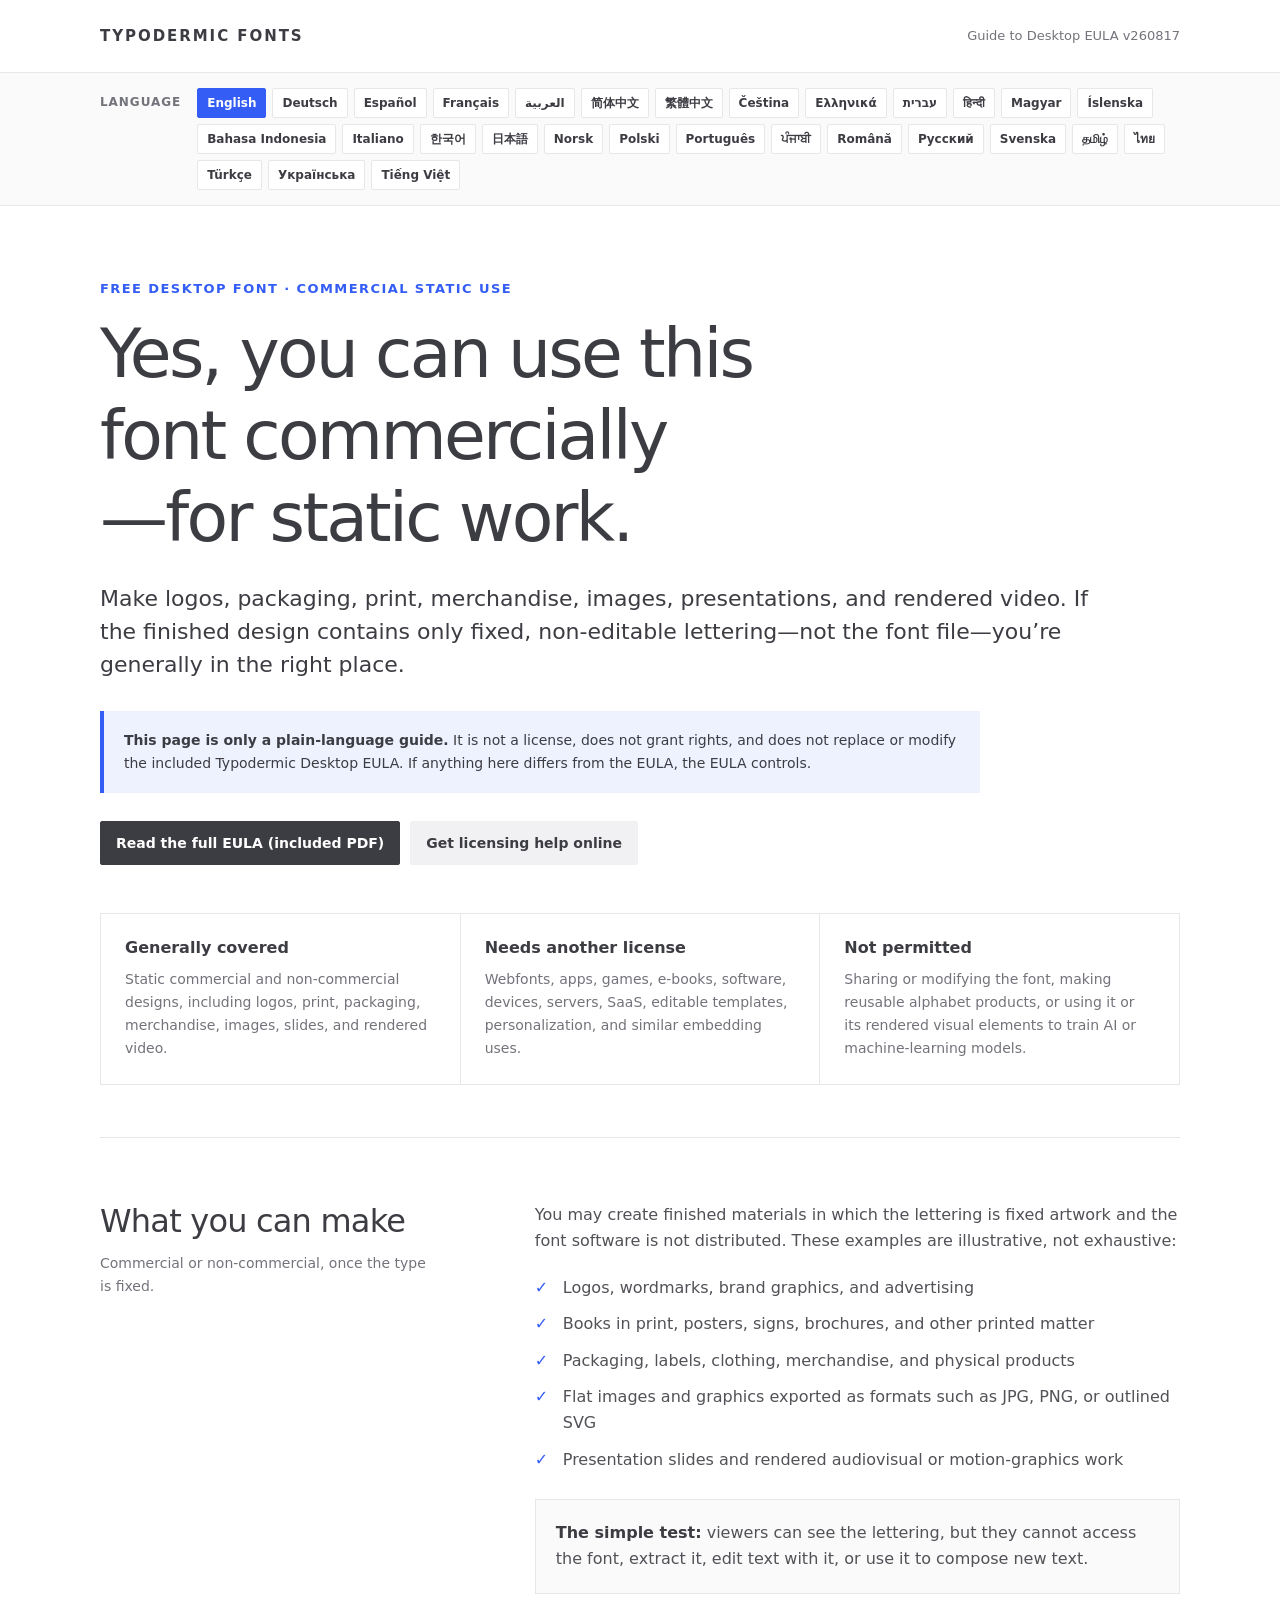
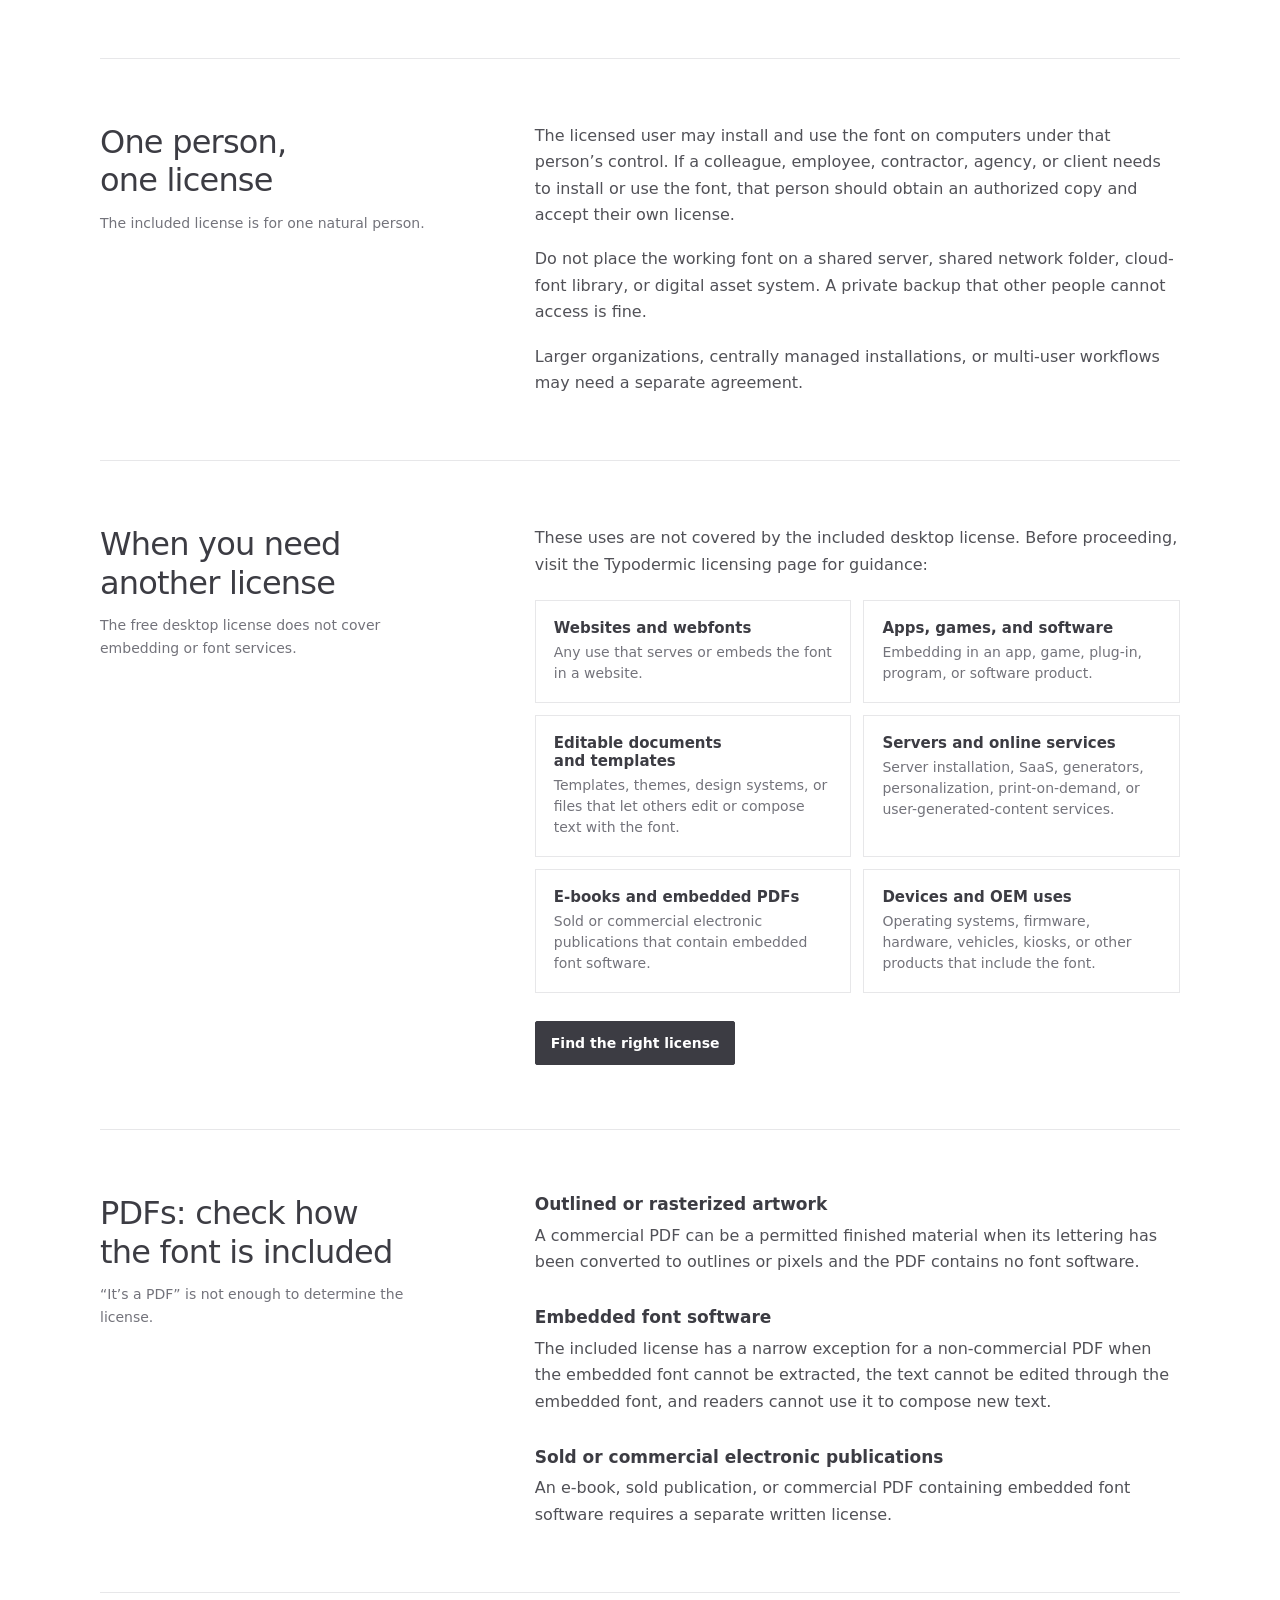
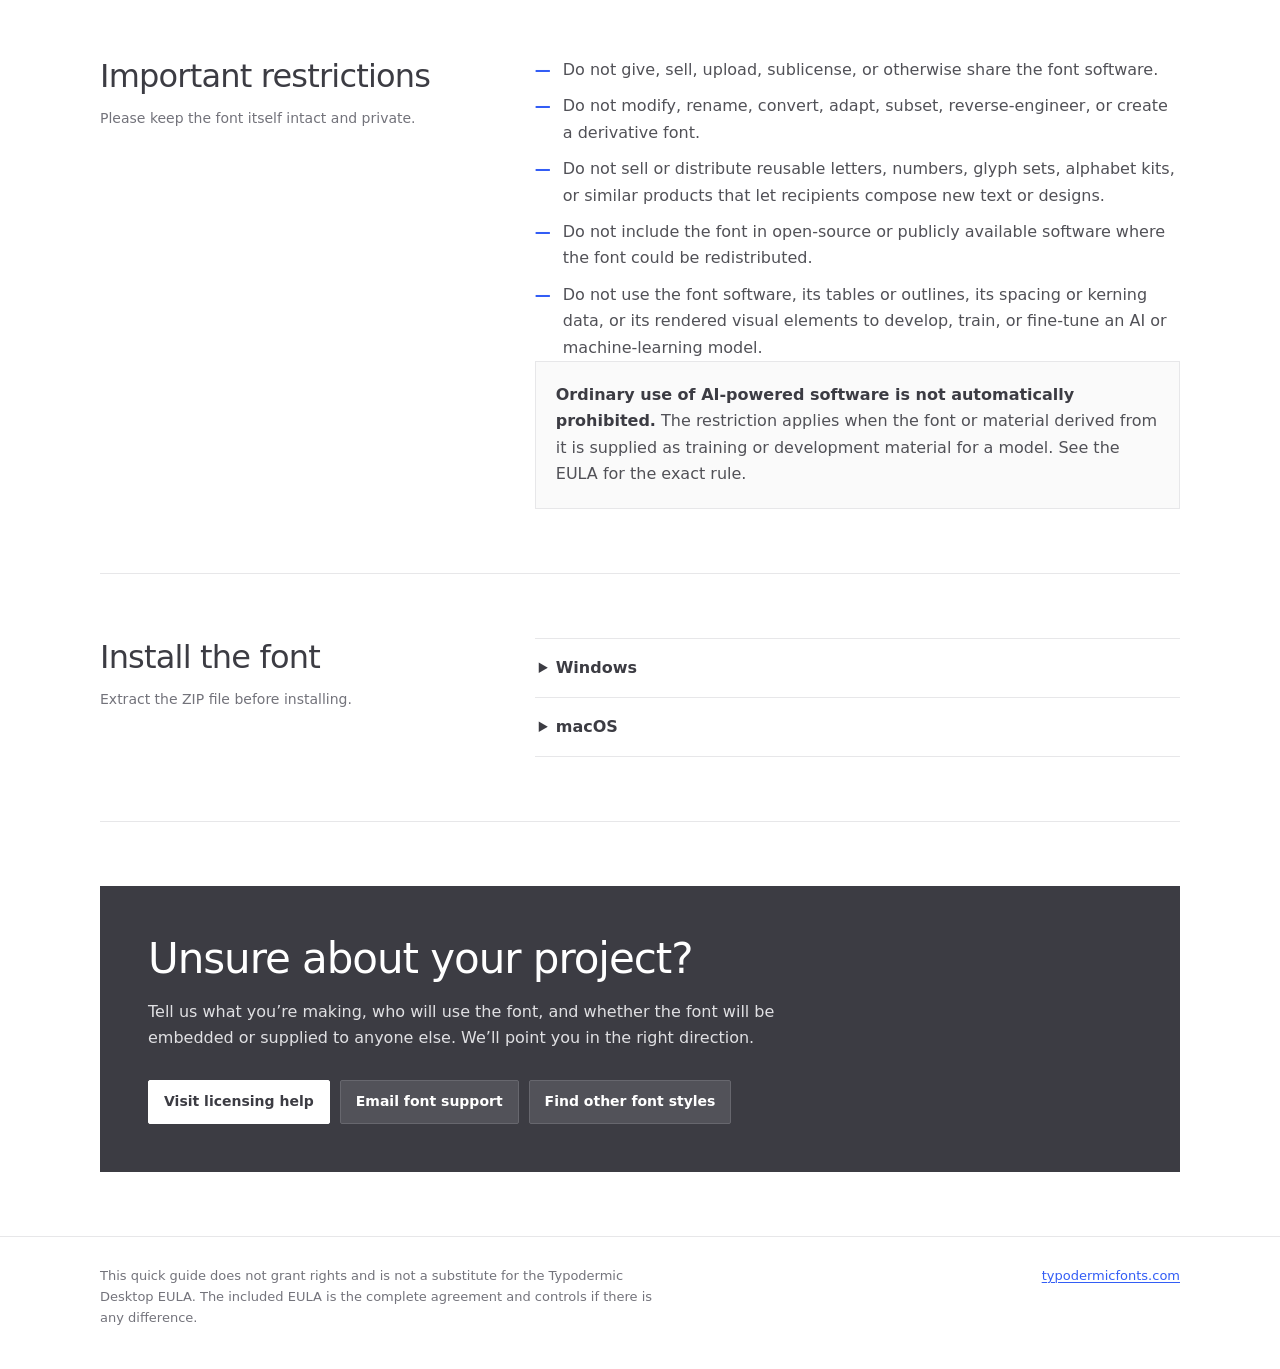
<file: fonts/pricedown/read-this.html>
<!doctype html>
<html lang="en">
<head>
  <meta charset="utf-8">
  <meta name="viewport" content="width=device-width, initial-scale=1">
  <meta name="theme-color" content="#335df5">
  <title>Typodermic Fonts — Free Desktop Font Quick Guide</title>
  <style>
    :root {
      color-scheme: light;
      --blue: #335df5;
      --charcoal: #3c3c43;
      --text: #515157;
      --muted: #73737b;
      --control: #f1f1f3;
      --line: #e7e7e9;
      --white: #ffffff;
      --soft-blue: #eef2ff;
      --radius: 2px;
      --shell: min(calc(100% - 48px), 1080px);
      --reading: 72ch;
    }

    * {
      box-sizing: border-box;
    }

    html {
      scroll-behavior: smooth;
    }

    body {
      margin: 0;
      background: var(--white);
      color: var(--text);
      font-family: system-ui, -apple-system, BlinkMacSystemFont, "Segoe UI", Helvetica, Arial, sans-serif;
      font-size: 16px;
      line-height: 1.65;
      -webkit-font-smoothing: antialiased;
      text-rendering: optimizeLegibility;
    }

    a {
      color: var(--blue);
      text-decoration-thickness: 1px;
      text-underline-offset: 0.18em;
    }

    a:hover {
      text-decoration-thickness: 2px;
    }

    a:focus-visible,
    summary:focus-visible {
      outline: 2px solid var(--blue);
      outline-offset: 3px;
    }

    .site-header {
      border-bottom: 1px solid var(--line);
    }

    .header-inner,
    .language-inner,
    main,
    .footer-inner {
      width: var(--shell);
      margin-inline: auto;
    }

    .header-inner {
      min-height: 72px;
      display: flex;
      align-items: center;
      justify-content: space-between;
      gap: 24px;
    }

    .wordmark {
      color: var(--charcoal);
      font-size: 15px;
      font-weight: 800;
      letter-spacing: 0.13em;
      line-height: 1;
      text-decoration: none;
      white-space: nowrap;
    }

    .wordmark:hover {
      color: var(--blue);
      text-decoration: none;
    }

    .header-note {
      color: var(--muted);
      font-size: 13px;
      text-align: right;
    }

    .language-bar {
      border-bottom: 1px solid var(--line);
      background: #fafafa;
    }

    .language-inner {
      display: flex;
      align-items: flex-start;
      gap: 16px;
      padding: 15px 0;
    }

    .language-label {
      flex: 0 0 auto;
      margin: 5px 0 0;
      color: var(--muted);
      font-size: 12px;
      font-weight: 750;
      letter-spacing: 0.08em;
      text-transform: uppercase;
    }

    .language-buttons {
      display: flex;
      flex-wrap: wrap;
      gap: 6px;
    }

    .language-button {
      min-height: 30px;
      padding: 5px 9px;
      border: 1px solid var(--line);
      border-radius: var(--radius);
      background: var(--white);
      color: var(--charcoal);
      font: inherit;
      font-size: 12px;
      font-weight: 650;
      line-height: 1.2;
      cursor: pointer;
    }

    .language-button:hover,
    .language-button:focus-visible,
    .language-button[aria-pressed="true"] {
      border-color: var(--blue);
      background: var(--blue);
      color: var(--white);
    }

    .language-button:focus-visible {
      outline: 2px solid var(--blue);
      outline-offset: 2px;
    }

    .sr-only {
      position: absolute;
      width: 1px;
      height: 1px;
      padding: 0;
      margin: -1px;
      overflow: hidden;
      clip: rect(0, 0, 0, 0);
      white-space: nowrap;
      border: 0;
    }

    .hero {
      padding: 72px 0 52px;
      border-bottom: 1px solid var(--line);
    }

    .eyebrow {
      margin: 0 0 14px;
      color: var(--blue);
      font-size: 13px;
      font-weight: 750;
      letter-spacing: 0.11em;
      text-transform: uppercase;
    }

    h1,
    h2,
    h3 {
      color: var(--charcoal);
      line-height: 1.2;
      text-wrap: balance;
    }

    h1 {
      max-width: 820px;
      margin: 0;
      font-size: clamp(36px, 5.8vw, 68px);
      font-weight: 450;
      letter-spacing: -0.04em;
    }

    .intro {
      max-width: var(--reading);
      margin: 24px 0 0;
      color: var(--charcoal);
      font-size: clamp(18px, 2.2vw, 22px);
      line-height: 1.5;
    }

    .legal-notice {
      max-width: 880px;
      margin-top: 30px;
      padding: 18px 20px;
      background: var(--soft-blue);
      border-inline-start: 4px solid var(--blue);
      color: var(--charcoal);
      font-size: 14px;
    }

    .legal-notice strong {
      font-weight: 750;
    }

    .actions {
      display: flex;
      flex-wrap: wrap;
      gap: 10px;
      margin-top: 28px;
    }

    .button {
      display: inline-flex;
      min-height: 44px;
      align-items: center;
      justify-content: center;
      padding: 10px 15px;
      border: 1px solid var(--charcoal);
      border-radius: var(--radius);
      background: var(--charcoal);
      color: var(--white);
      font-size: 14px;
      font-weight: 700;
      line-height: 1.2;
      text-align: center;
      text-decoration: none;
    }

    .button.secondary {
      border-color: var(--control);
      background: var(--control);
      color: var(--charcoal);
    }

    .button:hover,
    .button:focus-visible {
      border-color: var(--blue);
      background: var(--blue);
      color: var(--white);
      text-decoration: none;
    }

    .summary-grid {
      display: grid;
      grid-template-columns: repeat(3, minmax(0, 1fr));
      gap: 1px;
      margin-top: 48px;
      background: var(--line);
      border: 1px solid var(--line);
    }

    .summary-card {
      min-width: 0;
      padding: 24px;
      background: var(--white);
    }

    .summary-card h2 {
      margin: 0 0 10px;
      font-size: 16px;
      font-weight: 750;
    }

    .summary-card p {
      margin: 0;
      color: var(--muted);
      font-size: 14px;
    }

    .section {
      display: grid;
      grid-template-columns: minmax(180px, 0.34fr) minmax(0, 0.66fr);
      gap: clamp(36px, 8vw, 110px);
      padding: 64px 0;
      border-bottom: 1px solid var(--line);
    }

    .section-heading h2 {
      margin: 0;
      font-size: clamp(23px, 3vw, 32px);
      font-weight: 500;
      letter-spacing: -0.025em;
    }

    .section-heading p {
      margin: 12px 0 0;
      color: var(--muted);
      font-size: 14px;
    }

    .section-body > :first-child {
      margin-top: 0;
    }

    .section-body > :last-child {
      margin-bottom: 0;
    }

    .section-body h3 {
      margin: 32px 0 8px;
      font-size: 17px;
      font-weight: 750;
    }

    .section-body p {
      max-width: var(--reading);
      margin: 0 0 18px;
    }

    .plain-list,
    .cross-list {
      display: grid;
      gap: 10px;
      max-width: var(--reading);
      margin: 20px 0 0;
      padding: 0;
      list-style: none;
    }

    .plain-list li,
    .cross-list li {
      position: relative;
      padding-inline-start: 28px;
    }

    .plain-list li::before,
    .cross-list li::before {
      position: absolute;
      inset-inline-start: 0;
      color: var(--blue);
      font-weight: 800;
    }

    .plain-list li::before {
      content: "✓";
    }

    .cross-list li::before {
      content: "—";
    }

    .callout {
      max-width: var(--reading);
      margin: 26px 0;
      padding: 20px;
      border: 1px solid var(--line);
      background: #fafafa;
    }

    .callout strong {
      color: var(--charcoal);
    }

    .license-grid {
      display: grid;
      grid-template-columns: repeat(2, minmax(0, 1fr));
      gap: 12px;
      margin-top: 22px;
    }

    .license-item {
      padding: 18px;
      border: 1px solid var(--line);
    }

    .license-item h3 {
      margin: 0 0 5px;
      font-size: 15px;
    }

    .license-item p {
      margin: 0;
      color: var(--muted);
      font-size: 14px;
      line-height: 1.5;
    }

    details {
      max-width: var(--reading);
      border-top: 1px solid var(--line);
    }

    details:last-of-type {
      border-bottom: 1px solid var(--line);
    }

    summary {
      padding: 16px 4px;
      color: var(--charcoal);
      cursor: pointer;
      font-weight: 700;
    }

    details p {
      margin: 0;
      padding: 0 4px 18px;
      font-size: 14px;
    }

    .help-panel {
      margin: 64px 0;
      padding: clamp(26px, 5vw, 48px);
      background: var(--charcoal);
      color: var(--white);
    }

    .help-panel h2 {
      margin: 0;
      color: var(--white);
      font-size: clamp(27px, 4vw, 42px);
      font-weight: 450;
      letter-spacing: -0.025em;
    }

    .help-panel p {
      max-width: 62ch;
      margin: 14px 0 0;
      color: #e0e0e3;
    }

    .help-panel .button {
      border-color: var(--white);
      background: var(--white);
      color: var(--charcoal);
    }

    .help-panel .button.secondary {
      border-color: #67676e;
      background: #525259;
      color: var(--white);
    }

    .help-panel .button:hover,
    .help-panel .button:focus-visible {
      border-color: var(--blue);
      background: var(--blue);
      color: var(--white);
    }

    .site-footer {
      border-top: 1px solid var(--line);
    }

    .footer-inner {
      display: flex;
      justify-content: space-between;
      gap: 32px;
      padding: 28px 0 40px;
      color: var(--muted);
      font-size: 13px;
    }

    .footer-inner p {
      max-width: 70ch;
      margin: 0;
    }

    .footer-inner a {
      white-space: nowrap;
    }

    @media (max-width: 760px) {
      :root {
        --shell: min(calc(100% - 32px), 1080px);
      }

      .header-inner {
        min-height: 64px;
      }

      .header-note {
        display: none;
      }

      .language-inner {
        flex-direction: column;
        gap: 9px;
      }

      .language-label {
        margin-top: 0;
      }

      .hero {
        padding: 48px 0 36px;
      }

      .summary-grid,
      .section,
      .license-grid {
        grid-template-columns: 1fr;
      }

      .section {
        gap: 24px;
        padding: 46px 0;
      }

      .summary-card {
        padding: 20px;
      }

      .footer-inner {
        flex-direction: column;
        gap: 14px;
      }
    }

    @media (prefers-reduced-motion: reduce) {
      html {
        scroll-behavior: auto;
      }
    }

    @media print {
      :root {
        --shell: 100%;
      }

      body {
        color: #000;
        font-size: 11pt;
      }

      .site-header,
      .actions,
      .help-panel,
      .footer-link {
        display: none;
      }

      .hero,
      .section {
        padding: 24px 0;
      }

      .summary-grid,
      .license-grid {
        break-inside: avoid;
      }

      a {
        color: inherit;
      }
    }
  </style>
</head>
<body>
  <header class="site-header">
    <div class="header-inner">
      <a class="wordmark" href="https://typodermicfonts.com/">TYPODERMIC FONTS</a>
      <div class="header-note" data-i18n="headerNote">Guide to Desktop EULA v260817</div>
    </div>
  </header>

  <nav class="language-bar" aria-label="Choose a language" dir="ltr">
    <div class="language-inner">
      <p class="language-label" data-i18n="languageLabel">Language</p>
      <div class="language-buttons">
        <button class="language-button" type="button" data-lang="en" aria-pressed="true">English</button>
        <button class="language-button" type="button" data-lang="de" aria-pressed="false">Deutsch</button>
        <button class="language-button" type="button" data-lang="es" aria-pressed="false">Español</button>
        <button class="language-button" type="button" data-lang="fr" aria-pressed="false">Français</button>
        <button class="language-button" type="button" data-lang="ar" aria-pressed="false">العربية</button>
        <button class="language-button" type="button" data-lang="zh-Hans" aria-pressed="false">简体中文</button>
        <button class="language-button" type="button" data-lang="zh-Hant" aria-pressed="false">繁體中文</button>
        <button class="language-button" type="button" data-lang="cs" aria-pressed="false">Čeština</button>
        <button class="language-button" type="button" data-lang="el" aria-pressed="false">Ελληνικά</button>
        <button class="language-button" type="button" data-lang="he" aria-pressed="false">עברית</button>
        <button class="language-button" type="button" data-lang="hi" aria-pressed="false">हिन्दी</button>
        <button class="language-button" type="button" data-lang="hu" aria-pressed="false">Magyar</button>
        <button class="language-button" type="button" data-lang="is" aria-pressed="false">Íslenska</button>
        <button class="language-button" type="button" data-lang="id" aria-pressed="false">Bahasa Indonesia</button>
        <button class="language-button" type="button" data-lang="it" aria-pressed="false">Italiano</button>
        <button class="language-button" type="button" data-lang="ko" aria-pressed="false">한국어</button>
        <button class="language-button" type="button" data-lang="ja" aria-pressed="false">日本語</button>
        <button class="language-button" type="button" data-lang="no" aria-pressed="false">Norsk</button>
        <button class="language-button" type="button" data-lang="pl" aria-pressed="false">Polski</button>
        <button class="language-button" type="button" data-lang="pt" aria-pressed="false">Português</button>
        <button class="language-button" type="button" data-lang="pa" aria-pressed="false">ਪੰਜਾਬੀ</button>
        <button class="language-button" type="button" data-lang="ro" aria-pressed="false">Română</button>
        <button class="language-button" type="button" data-lang="ru" aria-pressed="false">Русский</button>
        <button class="language-button" type="button" data-lang="sv" aria-pressed="false">Svenska</button>
        <button class="language-button" type="button" data-lang="ta" aria-pressed="false">தமிழ்</button>
        <button class="language-button" type="button" data-lang="th" aria-pressed="false">ไทย</button>
        <button class="language-button" type="button" data-lang="tr" aria-pressed="false">Türkçe</button>
        <button class="language-button" type="button" data-lang="uk" aria-pressed="false">Українська</button>
        <button class="language-button" type="button" data-lang="vi" aria-pressed="false">Tiếng Việt</button>
      </div>
      <span class="sr-only" id="language-status" aria-live="polite"></span>
    </div>
  </nav>

  <noscript><p class="legal-notice">Language switching requires JavaScript. The English guide remains available below.</p></noscript>

  <main id="guide-content">
    <section class="hero" aria-labelledby="page-title">
      <p class="eyebrow" data-i18n="eyebrow">Free desktop font · commercial static use</p>
      <h1 id="page-title" data-i18n="pageHeading">Yes, you can use this font commercially—for static work.</h1>
      <p class="intro" data-i18n="intro">Make logos, packaging, print, merchandise, images, presentations, and rendered video. If the finished design contains only fixed, non-editable lettering—not the font file—you’re generally in the right place.</p>

      <div class="legal-notice" role="note">
        <strong data-i18n="noticeLead">This page is only a plain-language guide.</strong> <span data-i18n="noticeText">It is not a license, does not grant rights, and does not replace or modify the included Typodermic Desktop EULA. If anything here differs from the EULA, the EULA controls.</span>
      </div>

      <div class="actions">
        <a class="button" href="Typodermic Desktop EULA 2026.pdf" data-i18n="eulaButton">Read the full EULA (included PDF)</a>
        <a class="button secondary" href="https://typodermicfonts.com/license/" data-i18n="helpOnlineButton">Get licensing help online</a>
      </div>

      <div class="summary-grid">
        <article class="summary-card">
          <h2 data-i18n="coveredTitle">Generally covered</h2>
          <p data-i18n="coveredText">Static commercial and non-commercial designs, including logos, print, packaging, merchandise, images, slides, and rendered video.</p>
        </article>
        <article class="summary-card">
          <h2 data-i18n="anotherTitle">Needs another license</h2>
          <p data-i18n="anotherText">Webfonts, apps, games, e-books, software, devices, servers, SaaS, editable templates, personalization, and similar embedding uses.</p>
        </article>
        <article class="summary-card">
          <h2 data-i18n="notPermittedTitle">Not permitted</h2>
          <p data-i18n="notPermittedText">Sharing or modifying the font, making reusable alphabet products, or using it or its rendered visual elements to train AI or machine-learning models.</p>
        </article>
      </div>
    </section>

    <section class="section" aria-labelledby="make-heading">
      <div class="section-heading">
        <h2 id="make-heading" data-i18n="makeHeading">What you can make</h2>
        <p data-i18n="makeSubheading">Commercial or non-commercial, once the type is fixed.</p>
      </div>
      <div class="section-body" data-i18n-html="makeBody">
        <p>You may create finished materials in which the lettering is fixed artwork and the font software is not distributed. These examples are illustrative, not exhaustive:</p>
        <ul class="plain-list">
          <li>Logos, wordmarks, brand graphics, and advertising</li>
          <li>Books in print, posters, signs, brochures, and other printed matter</li>
          <li>Packaging, labels, clothing, merchandise, and physical products</li>
          <li>Flat images and graphics exported as formats such as JPG, PNG, or outlined SVG</li>
          <li>Presentation slides and rendered audiovisual or motion-graphics work</li>
        </ul>
        <div class="callout">
          <strong>The simple test:</strong> viewers can see the lettering, but they cannot access the font, extract it, edit text with it, or use it to compose new text.
        </div>
      </div>
    </section>

    <section class="section" aria-labelledby="user-heading">
      <div class="section-heading">
        <h2 id="user-heading" data-i18n="userHeading">One person, one license</h2>
        <p data-i18n="userSubheading">The included license is for one natural person.</p>
      </div>
      <div class="section-body" data-i18n-html="userBody">
        <p>The licensed user may install and use the font on computers under that person’s control. If a colleague, employee, contractor, agency, or client needs to install or use the font, that person should obtain an authorized copy and accept their own license.</p>
        <p>Do not place the working font on a shared server, shared network folder, cloud-font library, or digital asset system. A private backup that other people cannot access is fine.</p>
        <p>Larger organizations, centrally managed installations, or multi-user workflows may need a separate agreement.</p>
      </div>
    </section>

    <section class="section" aria-labelledby="different-heading">
      <div class="section-heading">
        <h2 id="different-heading" data-i18n="differentHeading">When you need another license</h2>
        <p data-i18n="differentSubheading">The free desktop license does not cover embedding or font services.</p>
      </div>
      <div class="section-body" data-i18n-html="differentBody">
        <p>These uses are not covered by the included desktop license. Before proceeding, visit the Typodermic licensing page for guidance:</p>
        <div class="license-grid">
          <article class="license-item">
            <h3>Websites and webfonts</h3>
            <p>Any use that serves or embeds the font in a website.</p>
          </article>
          <article class="license-item">
            <h3>Apps, games, and software</h3>
            <p>Embedding in an app, game, plug-in, program, or software product.</p>
          </article>
          <article class="license-item">
            <h3>Editable documents and templates</h3>
            <p>Templates, themes, design systems, or files that let others edit or compose text with the font.</p>
          </article>
          <article class="license-item">
            <h3>Servers and online services</h3>
            <p>Server installation, SaaS, generators, personalization, print-on-demand, or user-generated-content services.</p>
          </article>
          <article class="license-item">
            <h3>E-books and embedded PDFs</h3>
            <p>Sold or commercial electronic publications that contain embedded font software.</p>
          </article>
          <article class="license-item">
            <h3>Devices and OEM uses</h3>
            <p>Operating systems, firmware, hardware, vehicles, kiosks, or other products that include the font.</p>
          </article>
        </div>
        <div class="actions">
          <a class="button" href="https://typodermicfonts.com/license/">Find the right license</a>
        </div>
      </div>
    </section>

    <section class="section" aria-labelledby="pdf-heading">
      <div class="section-heading">
        <h2 id="pdf-heading" data-i18n="pdfHeading">PDFs: check how the font is included</h2>
        <p data-i18n="pdfSubheading">“It’s a PDF” is not enough to determine the license.</p>
      </div>
      <div class="section-body" data-i18n-html="pdfBody">
        <h3>Outlined or rasterized artwork</h3>
        <p>A commercial PDF can be a permitted finished material when its lettering has been converted to outlines or pixels and the PDF contains no font software.</p>

        <h3>Embedded font software</h3>
        <p>The included license has a narrow exception for a non-commercial PDF when the embedded font cannot be extracted, the text cannot be edited through the embedded font, and readers cannot use it to compose new text.</p>

        <h3>Sold or commercial electronic publications</h3>
        <p>An e-book, sold publication, or commercial PDF containing embedded font software requires a separate written license.</p>
      </div>
    </section>

    <section class="section" aria-labelledby="limits-heading">
      <div class="section-heading">
        <h2 id="limits-heading" data-i18n="limitsHeading">Important restrictions</h2>
        <p data-i18n="limitsSubheading">Please keep the font itself intact and private.</p>
      </div>
      <div class="section-body" data-i18n-html="limitsBody">
        <ul class="cross-list">
          <li>Do not give, sell, upload, sublicense, or otherwise share the font software.</li>
          <li>Do not modify, rename, convert, adapt, subset, reverse-engineer, or create a derivative font.</li>
          <li>Do not sell or distribute reusable letters, numbers, glyph sets, alphabet kits, or similar products that let recipients compose new text or designs.</li>
          <li>Do not include the font in open-source or publicly available software where the font could be redistributed.</li>
          <li>Do not use the font software, its tables or outlines, its spacing or kerning data, or its rendered visual elements to develop, train, or fine-tune an AI or machine-learning model.</li>
        </ul>
        <p class="callout"><strong>Ordinary use of AI-powered software is not automatically prohibited.</strong> The restriction applies when the font or material derived from it is supplied as training or development material for a model. See the EULA for the exact rule.</p>
      </div>
    </section>

    <section class="section" aria-labelledby="install-heading">
      <div class="section-heading">
        <h2 id="install-heading" data-i18n="installHeading">Install the font</h2>
        <p data-i18n="installSubheading">Extract the ZIP file before installing.</p>
      </div>
      <div class="section-body" data-i18n-html="installBody">
        <details>
          <summary>Windows</summary>
          <p>Extract the ZIP file, select the font files, right-click, and choose <strong>Install</strong>. Depending on your version of Windows, you can also open a font file and select <strong>Install</strong>.</p>
        </details>
        <details>
          <summary>macOS</summary>
          <p>Extract the ZIP file, double-click a font file, and choose <strong>Install Font</strong> in Font Book.</p>
        </details>
      </div>
    </section>

    <section class="help-panel" aria-labelledby="help-heading">
      <h2 id="help-heading" data-i18n="helpHeading">Unsure about your project?</h2>
      <p data-i18n="helpText">Tell us what you’re making, who will use the font, and whether the font will be embedded or supplied to anyone else. We’ll point you in the right direction.</p>
      <div class="actions">
        <a class="button" href="https://typodermicfonts.com/license/" data-i18n="helpVisit">Visit licensing help</a>
        <a class="button secondary" href="mailto:fontsupport@typodermicfonts.com" data-i18n="helpEmail">Email font support</a>
        <a class="button secondary" href="https://typodermicfonts.com/search/" data-i18n="helpStyles">Find other font styles</a>
      </div>
    </section>
  </main>

  <footer class="site-footer">
    <div class="footer-inner">
      <p data-i18n="footerText">This quick guide does not grant rights and is not a substitute for the Typodermic Desktop EULA. The included EULA is the complete agreement and controls if there is any difference.</p>
      <a class="footer-link" href="https://typodermicfonts.com/">typodermicfonts.com</a>
    </div>
  </footer>
  <script>
    (() => {
      "use strict";

      const escapeHtml = (value) => String(value).replace(/[&<>"']/g, (character) => ({
        "&": "&amp;",
        "<": "&lt;",
        ">": "&gt;",
        "\"": "&quot;",
        "'": "&#039;"
      })[character]);

      function makeBody(introduction, items, calloutLead, calloutText) {
        return `<p>${escapeHtml(introduction)}</p><ul class="plain-list">${items.map((item) => `<li>${escapeHtml(item)}</li>`).join("")}</ul><div class="callout"><strong>${escapeHtml(calloutLead)}</strong> ${escapeHtml(calloutText)}</div>`;
      }

      function userBody(paragraphs) {
        return paragraphs.map((paragraph) => `<p>${escapeHtml(paragraph)}</p>`).join("");
      }

      function differentBody(introduction, items, buttonText) {
        return `<p>${escapeHtml(introduction)}</p><div class="license-grid">${items.map(([heading, text]) => `<article class="license-item"><h3>${escapeHtml(heading)}</h3><p>${escapeHtml(text)}</p></article>`).join("")}</div><div class="actions"><a class="button" href="https://typodermicfonts.com/license/">${escapeHtml(buttonText)}</a></div>`;
      }

      function pdfBody(items) {
        return items.map(([heading, text]) => `<h3>${escapeHtml(heading)}</h3><p>${escapeHtml(text)}</p>`).join("");
      }

      function limitsBody(items, calloutLead, calloutText) {
        return `<ul class="cross-list">${items.map((item) => `<li>${escapeHtml(item)}</li>`).join("")}</ul><p class="callout"><strong>${escapeHtml(calloutLead)}</strong> ${escapeHtml(calloutText)}</p>`;
      }

      function installBody(windowsLabel, windowsText, macLabel, macText) {
        return `<details><summary>${escapeHtml(windowsLabel)}</summary><p>${escapeHtml(windowsText)}</p></details><details><summary>${escapeHtml(macLabel)}</summary><p>${escapeHtml(macText)}</p></details>`;
      }

      const translations = {
        de: {
          pageTitle: "Typodermic Fonts — Kurzübersicht zur kostenlosen Desktop-Schrift",
          headerNote: "Leitfaden zur Desktop-EULA v260817",
          languageLabel: "Sprache",
          eyebrow: "Kostenlose Desktop-Schrift · kommerzielle statische Nutzung",
          pageHeading: "Ja, Sie dürfen diese Schrift kommerziell verwenden — für statische Arbeiten.",
          intro: "Erstellen Sie Logos, Verpackungen, Drucksachen, Merchandising-Artikel, Bilder, Präsentationen und gerenderte Videos. Wenn der fertige Entwurf nur feste, nicht bearbeitbare Schriftzüge enthält — und nicht die Schriftdatei — liegen Sie im Allgemeinen richtig.",
          noticeLead: "Diese Seite ist nur ein Leitfaden in verständlicher Sprache.",
          noticeText: "Sie ist keine Lizenz, gewährt keine Rechte und ersetzt oder ändert die beigefügte Typodermic Desktop-EULA nicht. Bei Abweichungen gilt die EULA.",
          eulaButton: "Vollständige EULA lesen (beigefügte PDF)",
          helpOnlineButton: "Online-Hilfe zur Lizenzierung",
          coveredTitle: "Im Allgemeinen abgedeckt",
          coveredText: "Statische kommerzielle und nicht kommerzielle Entwürfe, darunter Logos, Drucksachen, Verpackungen, Waren, Bilder, Folien und gerenderte Videos.",
          anotherTitle: "Andere Lizenz erforderlich",
          anotherText: "Webfonts, Apps, Spiele, E-Books, Software, Geräte, Server, SaaS, bearbeitbare Vorlagen, Personalisierung und ähnliche Einbettungen.",
          notPermittedTitle: "Nicht gestattet",
          notPermittedText: "Die Schrift weiterzugeben oder zu verändern, wiederverwendbare Alphabetprodukte herzustellen oder sie beziehungsweise daraus gerenderte visuelle Elemente zum Trainieren von KI- oder Machine-Learning-Modellen zu verwenden.",
          makeHeading: "Was Sie erstellen dürfen",
          makeSubheading: "Kommerziell oder nicht kommerziell, sobald die Schrift fest eingebunden ist.",
          makeBody: makeBody("Sie dürfen fertige Materialien erstellen, in denen die Schrift als festes Artwork vorliegt und die Schriftsoftware nicht verbreitet wird. Die folgenden Beispiele sind nicht abschließend:", ["Logos, Wortmarken, Markengrafiken und Werbung", "Gedruckte Bücher, Poster, Schilder, Broschüren und andere Drucksachen", "Verpackungen, Etiketten, Kleidung, Merchandising-Artikel und physische Produkte", "Flache Bilder und Grafiken, exportiert etwa als JPG, PNG oder in Pfade umgewandelte SVG", "Präsentationsfolien und gerenderte audiovisuelle oder Motion-Graphics-Arbeiten"], "Der einfache Test:", "Betrachter können die Schrift sehen, aber weder auf die Schrift zugreifen oder sie extrahieren noch Text damit bearbeiten oder neu setzen."),
          userHeading: "Eine Person, eine Lizenz",
          userSubheading: "Die beigefügte Lizenz gilt für eine natürliche Person.",
          userBody: userBody(["Der lizenzierte Benutzer darf die Schrift auf Computern installieren und verwenden, die seiner Kontrolle unterliegen. Muss ein Kollege, Mitarbeiter, Auftragnehmer, eine Agentur oder ein Kunde die Schrift installieren oder verwenden, sollte diese Person eine autorisierte Kopie beziehen und eine eigene Lizenz annehmen.", "Legen Sie die verwendbare Schrift nicht auf einem gemeinsam genutzten Server, in einem Netzwerkordner, einer Cloud-Schriftbibliothek oder einem Digital-Asset-System ab. Eine private Sicherungskopie, auf die andere Personen nicht zugreifen können, ist zulässig.", "Größere Unternehmen, zentral verwaltete Installationen oder Arbeitsabläufe mit mehreren Benutzern können eine gesonderte Vereinbarung erfordern."]),
          differentHeading: "Wann Sie eine andere Lizenz benötigen",
          differentSubheading: "Die kostenlose Desktop-Lizenz deckt Einbettungen und Schriftdienste nicht ab.",
          differentBody: differentBody("Diese Nutzungen sind von der beigefügten Desktop-Lizenz nicht abgedeckt. Besuchen Sie vorab die Typodermic-Lizenzierungsseite:", [["Websites und Webfonts", "Jede Nutzung, bei der die Schrift über eine Website bereitgestellt oder darin eingebettet wird."], ["Apps, Spiele und Software", "Einbettung in eine App, ein Spiel, Plug-in, Programm oder Softwareprodukt."], ["Bearbeitbare Dokumente und Vorlagen", "Vorlagen, Designs, Gestaltungssysteme oder Dateien, mit denen andere Text in der Schrift bearbeiten oder setzen können."], ["Server und Onlinedienste", "Serverinstallation, SaaS, Generatoren, Personalisierung, Print-on-Demand oder Dienste für nutzergenerierte Inhalte."], ["E-Books und eingebettete PDFs", "Verkaufte oder kommerzielle elektronische Publikationen, die eingebettete Schriftsoftware enthalten."], ["Geräte und OEM-Nutzungen", "Betriebssysteme, Firmware, Hardware, Fahrzeuge, Kioske oder andere Produkte, die die Schrift enthalten."]], "Die passende Lizenz finden"),
          pdfHeading: "PDFs: Prüfen Sie, wie die Schrift enthalten ist",
          pdfSubheading: "„Es ist eine PDF“ reicht zur Bestimmung der Lizenz nicht aus.",
          pdfBody: pdfBody([["In Pfade umgewandeltes oder gerastertes Artwork", "Eine kommerzielle PDF kann ein zulässiges fertiges Material sein, wenn die Schriftzüge in Pfade oder Pixel umgewandelt wurden und die PDF keine Schriftsoftware enthält."], ["Eingebettete Schriftsoftware", "Die beigefügte Lizenz enthält eine enge Ausnahme für eine nicht kommerzielle PDF, wenn die eingebettete Schrift nicht extrahiert werden kann, der Text damit nicht bearbeitet werden kann und Leser sie nicht zum Setzen neuen Textes verwenden können."], ["Verkaufte oder kommerzielle elektronische Publikationen", "Ein E-Book, eine verkaufte Publikation oder eine kommerzielle PDF mit eingebetteter Schriftsoftware erfordert eine gesonderte schriftliche Lizenz."]]),
          limitsHeading: "Wichtige Einschränkungen",
          limitsSubheading: "Bitte halten Sie die Schrift selbst unverändert und privat.",
          limitsBody: limitsBody(["Geben, verkaufen, veröffentlichen, unterlizenzieren oder teilen Sie die Schriftsoftware nicht und laden Sie sie nicht hoch.", "Verändern, benennen, konvertieren, bearbeiten, reduzieren oder rekonstruieren Sie die Schrift nicht und erstellen Sie keine abgeleitete Schrift.", "Verkaufen oder verbreiten Sie keine wiederverwendbaren Buchstaben, Zahlen, Glyphensätze, Alphabet-Bausätze oder ähnliche Produkte, mit denen Empfänger neue Texte oder Designs zusammensetzen können.", "Nehmen Sie die Schrift nicht in Open-Source- oder öffentlich verfügbare Software auf, wenn sie dadurch weiterverbreitet werden könnte.", "Verwenden Sie weder die Schriftsoftware, ihre Tabellen oder Konturen, ihre Abstands- oder Kerningdaten noch daraus gerenderte visuelle Elemente zur Entwicklung, zum Training oder zur Feinabstimmung eines KI- oder Machine-Learning-Modells."], "Die gewöhnliche Verwendung von Software mit KI-Funktionen ist nicht automatisch verboten.", "Die Einschränkung greift, wenn die Schrift oder daraus abgeleitetes Material einem Modell als Trainings- oder Entwicklungsmaterial zugeführt wird. Die genaue Regel steht in der EULA."),
          installHeading: "Schrift installieren",
          installSubheading: "Entpacken Sie vor der Installation die ZIP-Datei.",
          installBody: installBody("Windows", "Entpacken Sie die ZIP-Datei, wählen Sie die Schriftdateien aus, klicken Sie mit der rechten Maustaste und wählen Sie „Installieren“. Je nach Windows-Version können Sie auch eine Schriftdatei öffnen und „Installieren“ wählen.", "macOS", "Entpacken Sie die ZIP-Datei, doppelklicken Sie auf eine Schriftdatei und wählen Sie in der Schriftsammlung „Schrift installieren“."),
          helpHeading: "Unsicher bei Ihrem Projekt?",
          helpText: "Sagen Sie uns, was Sie erstellen, wer die Schrift verwenden wird und ob sie eingebettet oder an andere weitergegeben werden soll. Wir weisen Ihnen den richtigen Weg.",
          helpVisit: "Lizenzierungshilfe besuchen",
          helpEmail: "Schrift-Support kontaktieren",
          helpStyles: "Weitere Schriftschnitte finden",
          footerText: "Dieser Kurzleitfaden gewährt keine Rechte und ersetzt die Typodermic Desktop-EULA nicht. Die beigefügte EULA ist die vollständige Vereinbarung und gilt bei Abweichungen."
        },
        es: {
          pageTitle: "Typodermic Fonts — Guía rápida de la fuente de escritorio gratuita",
          headerNote: "Guía de la EULA de escritorio v260817",
          languageLabel: "Idioma",
          eyebrow: "Fuente de escritorio gratuita · uso comercial estático",
          pageHeading: "Sí, puede usar esta fuente comercialmente, para trabajos estáticos.",
          intro: "Cree logotipos, envases, impresos, artículos promocionales, imágenes, presentaciones y vídeo renderizado. Si el diseño final solo contiene letras fijas y no editables —no el archivo de fuente—, en general está dentro de lo permitido.",
          noticeLead: "Esta página es solo una guía en lenguaje sencillo.",
          noticeText: "No es una licencia, no concede derechos y no sustituye ni modifica la EULA de escritorio de Typodermic incluida. Si existe alguna diferencia, prevalece la EULA.",
          eulaButton: "Leer la EULA completa (PDF incluido)",
          helpOnlineButton: "Obtener ayuda sobre licencias",
          coveredTitle: "Generalmente permitido",
          coveredText: "Diseños estáticos comerciales y no comerciales, incluidos logotipos, impresos, envases, productos, imágenes, diapositivas y vídeo renderizado.",
          anotherTitle: "Requiere otra licencia",
          anotherText: "Fuentes web, aplicaciones, juegos, libros electrónicos, software, dispositivos, servidores, SaaS, plantillas editables, personalización y usos similares con incrustación.",
          notPermittedTitle: "No permitido",
          notPermittedText: "Compartir o modificar la fuente, crear productos de alfabetos reutilizables o usarla, o usar elementos visuales renderizados con ella, para entrenar modelos de IA o aprendizaje automático.",
          makeHeading: "Qué puede crear",
          makeSubheading: "Con fines comerciales o no comerciales, una vez fijadas las letras.",
          makeBody: makeBody("Puede crear materiales terminados en los que las letras sean ilustraciones fijas y no se distribuya el software de fuente. Estos ejemplos son ilustrativos y no exhaustivos:", ["Logotipos, marcas denominativas, gráficos de marca y publicidad", "Libros impresos, carteles, letreros, folletos y otros materiales impresos", "Envases, etiquetas, ropa, artículos promocionales y productos físicos", "Imágenes y gráficos planos exportados como JPG, PNG o SVG con contornos", "Diapositivas de presentaciones y trabajos audiovisuales o de gráficos en movimiento ya renderizados"], "La prueba sencilla:", "los espectadores pueden ver las letras, pero no pueden acceder a la fuente, extraerla, editar texto con ella ni usarla para componer texto nuevo."),
          userHeading: "Una persona, una licencia",
          userSubheading: "La licencia incluida corresponde a una persona física.",
          userBody: userBody(["El usuario autorizado puede instalar y usar la fuente en ordenadores bajo su control. Si un compañero, empleado, contratista, agencia o cliente necesita instalar o usar la fuente, esa persona debe obtener una copia autorizada y aceptar su propia licencia.", "No coloque la fuente utilizable en un servidor compartido, una carpeta de red compartida, una biblioteca de fuentes en la nube ni un sistema de gestión de activos digitales. Se permite una copia de seguridad privada a la que nadie más pueda acceder.", "Las organizaciones grandes, las instalaciones administradas centralmente o los flujos de trabajo con varios usuarios pueden necesitar un acuerdo independiente."]),
          differentHeading: "Cuándo necesita otra licencia",
          differentSubheading: "La licencia de escritorio gratuita no cubre la incrustación ni los servicios de fuentes.",
          differentBody: differentBody("Estos usos no están cubiertos por la licencia de escritorio incluida. Antes de continuar, visite la página de licencias de Typodermic:", [["Sitios web y fuentes web", "Cualquier uso que sirva o incruste la fuente en un sitio web."], ["Aplicaciones, juegos y software", "Incrustación en una aplicación, juego, complemento, programa o producto de software."], ["Documentos y plantillas editables", "Plantillas, temas, sistemas de diseño o archivos que permitan a otras personas editar o componer texto con la fuente."], ["Servidores y servicios en línea", "Instalación en servidores, SaaS, generadores, personalización, impresión bajo demanda o servicios de contenido generado por usuarios."], ["Libros electrónicos y PDF incrustados", "Publicaciones electrónicas vendidas o comerciales que contienen software de fuente incrustado."], ["Dispositivos y usos OEM", "Sistemas operativos, firmware, hardware, vehículos, quioscos u otros productos que incluyen la fuente."]], "Encontrar la licencia adecuada"),
          pdfHeading: "PDF: compruebe cómo se incluye la fuente",
          pdfSubheading: "Decir «es un PDF» no basta para determinar la licencia.",
          pdfBody: pdfBody([["Letras convertidas a contornos o rasterizadas", "Un PDF comercial puede ser un material terminado permitido si las letras se han convertido en contornos o píxeles y el PDF no contiene software de fuente."], ["Software de fuente incrustado", "La licencia incluida contiene una excepción limitada para un PDF no comercial si la fuente incrustada no puede extraerse, el texto no puede editarse mediante ella y los lectores no pueden usarla para componer texto nuevo."], ["Publicaciones electrónicas vendidas o comerciales", "Un libro electrónico, una publicación vendida o un PDF comercial que contenga software de fuente incrustado requiere una licencia escrita independiente."]]),
          limitsHeading: "Restricciones importantes",
          limitsSubheading: "Mantenga la fuente intacta y privada.",
          limitsBody: limitsBody(["No entregue, venda, cargue, sublicencie ni comparta de ninguna otra forma el software de fuente.", "No modifique, cambie el nombre, convierta, adapte, reduzca, aplique ingeniería inversa ni cree una fuente derivada.", "No venda ni distribuya letras, números, conjuntos de glifos, kits de alfabetos u otros productos reutilizables que permitan a los destinatarios componer texto o diseños nuevos.", "No incluya la fuente en software de código abierto o disponible públicamente cuando pueda redistribuirse.", "No use el software de fuente, sus tablas o contornos, sus datos de espaciado o kerning, ni los elementos visuales renderizados con ella, para desarrollar, entrenar o ajustar un modelo de IA o aprendizaje automático."], "El uso normal de software con funciones de IA no está prohibido automáticamente.", "La restricción se aplica cuando la fuente o material derivado de ella se proporciona a un modelo como material de entrenamiento o desarrollo. Consulte la EULA para conocer la regla exacta."),
          installHeading: "Instalar la fuente",
          installSubheading: "Extraiga el archivo ZIP antes de instalar.",
          installBody: installBody("Windows", "Extraiga el archivo ZIP, seleccione los archivos de fuente, haga clic con el botón derecho y elija «Instalar». Según su versión de Windows, también puede abrir un archivo de fuente y seleccionar «Instalar».", "macOS", "Extraiga el archivo ZIP, haga doble clic en un archivo de fuente y elija «Instalar tipo de letra» en Catálogo Tipográfico."),
          helpHeading: "¿Tiene dudas sobre su proyecto?",
          helpText: "Díganos qué está creando, quién usará la fuente y si se incrustará o se facilitará a otra persona. Le indicaremos el camino correcto.",
          helpVisit: "Visitar la ayuda sobre licencias",
          helpEmail: "Escribir al soporte de fuentes",
          helpStyles: "Buscar otros estilos de fuente",
          footerText: "Esta guía rápida no concede derechos ni sustituye la EULA de escritorio de Typodermic. La EULA incluida constituye el acuerdo completo y prevalece si existe alguna diferencia."
        },
        fr: {
          pageTitle: "Typodermic Fonts — Guide rapide de la police de bureau gratuite",
          headerNote: "Guide du CLUF de bureau v260817",
          languageLabel: "Langue",
          eyebrow: "Police de bureau gratuite · usage commercial statique",
          pageHeading: "Oui, vous pouvez utiliser cette police à des fins commerciales — pour des créations statiques.",
          intro: "Créez des logos, emballages, imprimés, produits dérivés, images, présentations et vidéos rendues. Si la création finale contient uniquement du lettrage fixe et non modifiable — et non le fichier de police —, votre usage est généralement approprié.",
          noticeLead: "Cette page est uniquement un guide en langage clair.",
          noticeText: "Elle ne constitue pas une licence, n’accorde aucun droit et ne remplace ni ne modifie le CLUF de bureau Typodermic inclus. En cas de différence, le CLUF prévaut.",
          eulaButton: "Lire le CLUF complet (PDF inclus)",
          helpOnlineButton: "Obtenir de l’aide sur les licences",
          coveredTitle: "Généralement couvert",
          coveredText: "Créations statiques commerciales et non commerciales, notamment logos, imprimés, emballages, marchandises, images, diapositives et vidéos rendues.",
          anotherTitle: "Autre licence nécessaire",
          anotherText: "Polices web, applications, jeux, livres numériques, logiciels, appareils, serveurs, SaaS, modèles modifiables, personnalisation et intégrations similaires.",
          notPermittedTitle: "Non autorisé",
          notPermittedText: "Partager ou modifier la police, créer des produits alphabétiques réutilisables, ou utiliser la police ou des éléments visuels rendus avec celle-ci pour entraîner des modèles d’IA ou d’apprentissage automatique.",
          makeHeading: "Ce que vous pouvez créer",
          makeSubheading: "À des fins commerciales ou non commerciales, une fois le lettrage fixé.",
          makeBody: makeBody("Vous pouvez créer des documents finis dans lesquels le lettrage est une illustration fixe et où le logiciel de police n’est pas distribué. Ces exemples sont donnés à titre indicatif et ne sont pas exhaustifs :", ["Logos, marques verbales, visuels de marque et publicité", "Livres imprimés, affiches, panneaux, brochures et autres imprimés", "Emballages, étiquettes, vêtements, produits dérivés et produits physiques", "Images et graphismes aplatis exportés en JPG, PNG ou SVG vectorisé", "Diapositives de présentation et créations audiovisuelles ou animées rendues"], "Le test simple :", "le public peut voir le lettrage, mais ne peut ni accéder à la police, ni l’extraire, ni modifier du texte avec celle-ci, ni l’utiliser pour composer un nouveau texte."),
          userHeading: "Une personne, une licence",
          userSubheading: "La licence incluse est destinée à une personne physique.",
          userBody: userBody(["L’utilisateur autorisé peut installer et utiliser la police sur les ordinateurs qu’il contrôle. Si un collègue, salarié, prestataire, une agence ou un client doit installer ou utiliser la police, cette personne doit obtenir une copie autorisée et accepter sa propre licence.", "Ne placez pas la police utilisable sur un serveur partagé, un dossier réseau partagé, une bibliothèque de polices dans le cloud ou un système de gestion d’actifs numériques. Une sauvegarde privée inaccessible aux autres est autorisée.", "Les grandes organisations, les installations gérées de façon centralisée ou les flux de travail multiutilisateurs peuvent nécessiter un accord distinct."]),
          differentHeading: "Quand une autre licence est nécessaire",
          differentSubheading: "La licence de bureau gratuite ne couvre pas l’intégration ni les services de polices.",
          differentBody: differentBody("Ces utilisations ne sont pas couvertes par la licence de bureau incluse. Avant de continuer, consultez la page des licences Typodermic :", [["Sites web et polices web", "Toute utilisation qui diffuse ou intègre la police dans un site web."], ["Applications, jeux et logiciels", "Intégration dans une application, un jeu, un module, un programme ou un produit logiciel."], ["Documents et modèles modifiables", "Modèles, thèmes, systèmes de conception ou fichiers permettant à d’autres de modifier ou composer du texte avec la police."], ["Serveurs et services en ligne", "Installation sur serveur, SaaS, générateurs, personnalisation, impression à la demande ou services de contenu créé par les utilisateurs."], ["Livres numériques et PDF avec police intégrée", "Publications électroniques vendues ou commerciales contenant le logiciel de police intégré."], ["Appareils et usages OEM", "Systèmes d’exploitation, micrologiciels, matériel, véhicules, bornes ou autres produits comprenant la police."]], "Trouver la licence adaptée"),
          pdfHeading: "PDF : vérifiez comment la police est incluse",
          pdfSubheading: "Le fait qu’il s’agisse d’un PDF ne suffit pas à déterminer la licence.",
          pdfBody: pdfBody([["Lettrage vectorisé ou pixellisé", "Un PDF commercial peut constituer un document fini autorisé si le lettrage a été converti en tracés ou en pixels et si le PDF ne contient aucun logiciel de police."], ["Logiciel de police intégré", "La licence incluse prévoit une exception limitée pour un PDF non commercial si la police intégrée ne peut pas être extraite, si le texte ne peut pas être modifié au moyen de celle-ci et si le lecteur ne peut pas l’utiliser pour composer un nouveau texte."], ["Publications électroniques vendues ou commerciales", "Un livre numérique, une publication vendue ou un PDF commercial contenant le logiciel de police intégré nécessite une licence écrite distincte."]]),
          limitsHeading: "Restrictions importantes",
          limitsSubheading: "Conservez la police elle-même intacte et privée.",
          limitsBody: limitsBody(["Ne donnez, vendez, téléversez, concédez en sous-licence ou partagez d’aucune autre manière le logiciel de police.", "Ne modifiez, renommez, convertissez, adaptez, réduisez, rétroconcevez ou dérivez pas la police.", "Ne vendez ni ne distribuez de lettres, chiffres, jeux de glyphes, kits alphabétiques ou produits similaires réutilisables permettant au destinataire de composer de nouveaux textes ou motifs.", "N’incluez pas la police dans un logiciel libre ou accessible au public lorsqu’elle pourrait ainsi être redistribuée.", "N’utilisez pas le logiciel de police, ses tables ou contours, ses données d’espacement ou de crénage, ni les éléments visuels rendus avec celui-ci pour développer, entraîner ou affiner un modèle d’IA ou d’apprentissage automatique."], "L’utilisation ordinaire d’un logiciel doté de fonctions d’IA n’est pas automatiquement interdite.", "La restriction s’applique lorsque la police ou un matériel qui en est dérivé est fourni à un modèle comme matériel d’entraînement ou de développement. Consultez le CLUF pour la règle exacte."),
          installHeading: "Installer la police",
          installSubheading: "Décompressez le fichier ZIP avant l’installation.",
          installBody: installBody("Windows", "Décompressez le fichier ZIP, sélectionnez les fichiers de police, faites un clic droit et choisissez « Installer ». Selon votre version de Windows, vous pouvez également ouvrir un fichier de police et sélectionner « Installer ».", "macOS", "Décompressez le fichier ZIP, double-cliquez sur un fichier de police, puis choisissez « Installer la police » dans Livre des polices."),
          helpHeading: "Un doute sur votre projet ?",
          helpText: "Indiquez-nous ce que vous créez, qui utilisera la police et si celle-ci sera intégrée ou fournie à quelqu’un d’autre. Nous vous orienterons.",
          helpVisit: "Consulter l’aide sur les licences",
          helpEmail: "Écrire au service d’assistance",
          helpStyles: "Trouver d’autres styles de police",
          footerText: "Ce guide rapide n’accorde aucun droit et ne remplace pas le CLUF de bureau Typodermic. Le CLUF inclus constitue l’intégralité de l’accord et prévaut en cas de différence."
        },
        it: {
          pageTitle: "Typodermic Fonts — Guida rapida al font desktop gratuito",
          headerNote: "Guida all’EULA desktop v260817",
          languageLabel: "Lingua",
          eyebrow: "Font desktop gratuito · uso commerciale statico",
          pageHeading: "Sì, puoi usare questo font a fini commerciali, per lavori statici.",
          intro: "Crea loghi, confezioni, stampati, articoli promozionali, immagini, presentazioni e video renderizzati. Se il progetto finito contiene solo scritte fisse e non modificabili, e non il file del font, in genere l’uso è corretto.",
          noticeLead: "Questa pagina è soltanto una guida in linguaggio semplice.",
          noticeText: "Non è una licenza, non concede diritti e non sostituisce né modifica l’EULA desktop Typodermic inclusa. In caso di differenze, prevale l’EULA.",
          eulaButton: "Leggi l’EULA completa (PDF incluso)",
          helpOnlineButton: "Assistenza online sulle licenze",
          coveredTitle: "Generalmente coperto",
          coveredText: "Progetti statici commerciali e non commerciali, tra cui loghi, stampati, confezioni, prodotti, immagini, diapositive e video renderizzati.",
          anotherTitle: "Serve un’altra licenza",
          anotherText: "Webfont, app, giochi, e-book, software, dispositivi, server, SaaS, modelli modificabili, personalizzazione e usi di incorporamento simili.",
          notPermittedTitle: "Non consentito",
          notPermittedText: "Condividere o modificare il font, creare prodotti alfabetici riutilizzabili oppure usare il font o i suoi elementi visivi renderizzati per addestrare modelli di IA o apprendimento automatico.",
          makeHeading: "Cosa puoi creare",
          makeSubheading: "Per uso commerciale o non commerciale, una volta fissate le scritte.",
          makeBody: makeBody("Puoi creare materiali finiti in cui le scritte sono elementi grafici fissi e il software del font non viene distribuito. Questi esempi sono illustrativi e non esaustivi:", ["Loghi, marchi denominativi, grafica di marca e pubblicità", "Libri stampati, manifesti, cartelli, opuscoli e altri stampati", "Confezioni, etichette, abbigliamento, articoli promozionali e prodotti fisici", "Immagini e grafica appiattite esportate in formati come JPG, PNG o SVG convertito in tracciati", "Diapositive e opere audiovisive o di motion graphics renderizzate"], "La verifica più semplice:", "chi guarda può vedere le scritte, ma non può accedere al font, estrarlo, modificare testo con esso o usarlo per comporre nuovo testo."),
          userHeading: "Una persona, una licenza",
          userSubheading: "La licenza inclusa è destinata a una persona fisica.",
          userBody: userBody(["L’utente autorizzato può installare e usare il font sui computer sotto il proprio controllo. Se un collega, dipendente, collaboratore, un’agenzia o un cliente deve installare o usare il font, tale persona deve ottenere una copia autorizzata e accettare la propria licenza.", "Non collocare il font utilizzabile su un server condiviso, una cartella di rete condivisa, una libreria di font nel cloud o un sistema di gestione delle risorse digitali. È consentita una copia di backup privata, inaccessibile ad altri.", "Le organizzazioni più grandi, le installazioni gestite centralmente o i flussi di lavoro multiutente possono richiedere un accordo separato."]),
          differentHeading: "Quando serve un’altra licenza",
          differentSubheading: "La licenza desktop gratuita non copre l’incorporamento né i servizi di font.",
          differentBody: differentBody("Questi usi non sono coperti dalla licenza desktop inclusa. Prima di procedere, visita la pagina delle licenze Typodermic:", [["Siti web e webfont", "Qualsiasi uso che distribuisca o incorpori il font in un sito web."], ["App, giochi e software", "Incorporamento in un’app, un gioco, un plug-in, un programma o un prodotto software."], ["Documenti e modelli modificabili", "Modelli, temi, sistemi di design o file che consentono ad altri di modificare o comporre testo con il font."], ["Server e servizi online", "Installazione su server, SaaS, generatori, personalizzazione, stampa su richiesta o servizi di contenuti generati dagli utenti."], ["E-book e PDF con font incorporati", "Pubblicazioni elettroniche vendute o commerciali che contengono il software del font incorporato."], ["Dispositivi e usi OEM", "Sistemi operativi, firmware, hardware, veicoli, chioschi o altri prodotti che includono il font."]], "Trova la licenza giusta"),
          pdfHeading: "PDF: verifica come è incluso il font",
          pdfSubheading: "Dire «è un PDF» non basta per determinare la licenza.",
          pdfBody: pdfBody([["Grafica convertita in tracciati o rasterizzata", "Un PDF commerciale può essere un materiale finito consentito se le scritte sono state convertite in tracciati o pixel e il PDF non contiene il software del font."], ["Software del font incorporato", "La licenza inclusa prevede una limitata eccezione per un PDF non commerciale se il font incorporato non può essere estratto, il testo non può essere modificato tramite esso e i lettori non possono usarlo per comporre nuovo testo."], ["Pubblicazioni elettroniche vendute o commerciali", "Un e-book, una pubblicazione venduta o un PDF commerciale contenente il software del font incorporato richiede una licenza scritta separata."]]),
          limitsHeading: "Restrizioni importanti",
          limitsSubheading: "Mantieni il font integro e privato.",
          limitsBody: limitsBody(["Non cedere, vendere, caricare, concedere in sublicenza o condividere in altro modo il software del font.", "Non modificare, rinominare, convertire, adattare, ridurre, decodificare o creare un font derivato.", "Non vendere o distribuire lettere, numeri, set di glifi, kit alfabetici o prodotti simili riutilizzabili che consentano ai destinatari di comporre nuovi testi o disegni.", "Non includere il font in software open source o disponibile pubblicamente quando il font potrebbe essere ridistribuito.", "Non usare il software del font, le relative tabelle o forme, i dati di spaziatura o crenatura né gli elementi visivi renderizzati per sviluppare, addestrare o perfezionare un modello di IA o apprendimento automatico."], "L’uso ordinario di software dotato di funzioni di IA non è automaticamente vietato.", "La restrizione si applica quando il font o materiale da esso derivato viene fornito a un modello come materiale di addestramento o sviluppo. Consulta l’EULA per la regola esatta."),
          installHeading: "Installa il font",
          installSubheading: "Estrai il file ZIP prima dell’installazione.",
          installBody: installBody("Windows", "Estrai il file ZIP, seleziona i file del font, fai clic con il pulsante destro e scegli «Installa». A seconda della versione di Windows, puoi anche aprire un file del font e selezionare «Installa».", "macOS", "Estrai il file ZIP, fai doppio clic su un file del font e scegli «Installa font» in Libro Font."),
          helpHeading: "Dubbi sul tuo progetto?",
          helpText: "Dicci cosa stai creando, chi userà il font e se il font verrà incorporato o fornito ad altri. Ti indicheremo la soluzione corretta.",
          helpVisit: "Vai all’assistenza licenze",
          helpEmail: "Scrivi all’assistenza font",
          helpStyles: "Trova altri stili del font",
          footerText: "Questa guida rapida non concede diritti e non sostituisce l’EULA desktop Typodermic. L’EULA inclusa costituisce l’accordo completo e prevale in caso di differenze."
        },
        pt: {
          pageTitle: "Typodermic Fonts — Guia rápido da fonte gratuita para desktop",
          headerNote: "Guia da EULA para desktop v260817",
          languageLabel: "Idioma",
          eyebrow: "Fonte gratuita para desktop · uso comercial estático",
          pageHeading: "Sim, você pode usar esta fonte comercialmente — em trabalhos estáticos.",
          intro: "Crie logotipos, embalagens, impressos, produtos, imagens, apresentações e vídeos renderizados. Se o projeto final contiver apenas letras fixas e não editáveis — e não o arquivo da fonte —, em geral o uso está correto.",
          noticeLead: "Esta página é apenas um guia em linguagem simples.",
          noticeText: "Ela não é uma licença, não concede direitos e não substitui nem altera a EULA para desktop da Typodermic incluída. Em caso de diferença, prevalece a EULA.",
          eulaButton: "Ler a EULA completa (PDF incluído)",
          helpOnlineButton: "Obter ajuda sobre licenças",
          coveredTitle: "Geralmente permitido",
          coveredText: "Projetos estáticos comerciais e não comerciais, incluindo logotipos, impressos, embalagens, mercadorias, imagens, slides e vídeos renderizados.",
          anotherTitle: "Precisa de outra licença",
          anotherText: "Webfonts, aplicativos, jogos, e-books, software, dispositivos, servidores, SaaS, modelos editáveis, personalização e incorporações semelhantes.",
          notPermittedTitle: "Não permitido",
          notPermittedText: "Compartilhar ou modificar a fonte, criar produtos de alfabetos reutilizáveis ou usar a fonte ou seus elementos visuais renderizados para treinar modelos de IA ou aprendizado de máquina.",
          makeHeading: "O que você pode criar",
          makeSubheading: "Com fins comerciais ou não comerciais, depois que as letras estiverem fixas.",
          makeBody: makeBody("Você pode criar materiais finais nos quais as letras sejam arte fixa e o software da fonte não seja distribuído. Estes exemplos são ilustrativos e não exaustivos:", ["Logotipos, marcas nominativas, gráficos de marca e publicidade", "Livros impressos, cartazes, placas, folhetos e outros impressos", "Embalagens, rótulos, roupas, mercadorias e produtos físicos", "Imagens e gráficos achatados exportados em formatos como JPG, PNG ou SVG convertido em contornos", "Slides de apresentações e trabalhos audiovisuais ou de motion graphics renderizados"], "O teste simples:", "as pessoas podem ver as letras, mas não podem acessar a fonte, extraí-la, editar texto com ela ou usá-la para compor texto novo."),
          userHeading: "Uma pessoa, uma licença",
          userSubheading: "A licença incluída é para uma pessoa física.",
          userBody: userBody(["O usuário licenciado pode instalar e usar a fonte em computadores sob seu controle. Se um colega, funcionário, prestador, agência ou cliente precisar instalar ou usar a fonte, essa pessoa deverá obter uma cópia autorizada e aceitar sua própria licença.", "Não coloque a fonte utilizável em servidor compartilhado, pasta de rede compartilhada, biblioteca de fontes na nuvem ou sistema de gerenciamento de ativos digitais. É permitido manter um backup privado ao qual outras pessoas não tenham acesso.", "Organizações maiores, instalações gerenciadas centralmente ou fluxos de trabalho com vários usuários podem precisar de um contrato separado."]),
          differentHeading: "Quando você precisa de outra licença",
          differentSubheading: "A licença gratuita para desktop não cobre incorporação nem serviços de fontes.",
          differentBody: differentBody("Estes usos não são cobertos pela licença para desktop incluída. Antes de continuar, visite a página de licenciamento da Typodermic:", [["Sites e webfonts", "Qualquer uso que forneça ou incorpore a fonte em um site."], ["Aplicativos, jogos e software", "Incorporação em aplicativo, jogo, plug-in, programa ou produto de software."], ["Documentos e modelos editáveis", "Modelos, temas, sistemas de design ou arquivos que permitam a outras pessoas editar ou compor texto com a fonte."], ["Servidores e serviços on-line", "Instalação em servidor, SaaS, geradores, personalização, impressão sob demanda ou serviços de conteúdo gerado por usuários."], ["E-books e PDFs com fonte incorporada", "Publicações eletrônicas vendidas ou comerciais que contenham o software da fonte incorporado."], ["Dispositivos e usos OEM", "Sistemas operacionais, firmware, hardware, veículos, quiosques ou outros produtos que incluam a fonte."]], "Encontrar a licença certa"),
          pdfHeading: "PDFs: verifique como a fonte está incluída",
          pdfSubheading: "Dizer “é um PDF” não basta para determinar a licença.",
          pdfBody: pdfBody([["Arte convertida em contornos ou rasterizada", "Um PDF comercial pode ser um material final permitido quando as letras tiverem sido convertidas em contornos ou pixels e o PDF não contiver o software da fonte."], ["Software da fonte incorporado", "A licença incluída prevê uma exceção limitada para PDF não comercial quando a fonte incorporada não puder ser extraída, o texto não puder ser editado por meio dela e os leitores não puderem usá-la para compor novo texto."], ["Publicações eletrônicas vendidas ou comerciais", "Um e-book, uma publicação vendida ou um PDF comercial que contenha software de fonte incorporado exige uma licença escrita separada."]]),
          limitsHeading: "Restrições importantes",
          limitsSubheading: "Mantenha a fonte intacta e privada.",
          limitsBody: limitsBody(["Não dê, venda, envie, sublicencie nem compartilhe de outra forma o software da fonte.", "Não modifique, renomeie, converta, adapte, reduza, faça engenharia reversa nem crie uma fonte derivada.", "Não venda nem distribua letras, números, conjuntos de glifos, kits de alfabetos ou produtos semelhantes reutilizáveis que permitam aos destinatários compor novos textos ou designs.", "Não inclua a fonte em software de código aberto ou disponível publicamente quando ela puder ser redistribuída.", "Não use o software da fonte, suas tabelas ou contornos, seus dados de espaçamento ou kerning nem os elementos visuais renderizados para desenvolver, treinar ou fazer ajuste fino de um modelo de IA ou aprendizado de máquina."], "O uso comum de software com recursos de IA não é automaticamente proibido.", "A restrição se aplica quando a fonte ou material derivado dela é fornecido a um modelo como material de treinamento ou desenvolvimento. Consulte a EULA para ver a regra exata."),
          installHeading: "Instalar a fonte",
          installSubheading: "Extraia o arquivo ZIP antes de instalar.",
          installBody: installBody("Windows", "Extraia o arquivo ZIP, selecione os arquivos da fonte, clique com o botão direito e escolha “Instalar”. Dependendo da versão do Windows, você também pode abrir um arquivo da fonte e selecionar “Instalar”.", "macOS", "Extraia o arquivo ZIP, clique duas vezes em um arquivo da fonte e escolha “Instalar Fonte” no Catálogo de Fontes."),
          helpHeading: "Tem dúvidas sobre seu projeto?",
          helpText: "Conte o que está criando, quem usará a fonte e se ela será incorporada ou fornecida a outra pessoa. Indicaremos o caminho certo.",
          helpVisit: "Acessar ajuda sobre licenças",
          helpEmail: "Enviar e-mail ao suporte",
          helpStyles: "Encontrar outros estilos da fonte",
          footerText: "Este guia rápido não concede direitos e não substitui a EULA para desktop da Typodermic. A EULA incluída é o contrato completo e prevalece em caso de diferença."
        },
        "zh-Hans": {
          pageTitle: "Typodermic Fonts — 免费桌面字体快速指南",
          headerNote: "桌面 EULA v260817 指南",
          languageLabel: "语言",
          eyebrow: "免费桌面字体 · 静态商业用途",
          pageHeading: "可以，您可以将此字体用于商业用途——但仅限静态作品。",
          intro: "您可以制作标志、包装、印刷品、商品、图片、演示文稿和渲染后的视频。如果最终设计只包含固定且不可编辑的文字，而不包含字体文件，通常属于许可范围。",
          noticeLead: "本页面只是通俗说明。",
          noticeText: "它不是许可证，不授予任何权利，也不会取代或修改随附的 Typodermic 桌面 EULA。如有任何差异，以 EULA 为准。",
          eulaButton: "阅读完整 EULA（随附 PDF）",
          helpOnlineButton: "在线获取许可帮助",
          coveredTitle: "通常允许",
          coveredText: "静态商业和非商业设计，包括标志、印刷品、包装、商品、图片、幻灯片和渲染后的视频。",
          anotherTitle: "需要其他许可证",
          anotherText: "网页字体、应用、游戏、电子书、软件、设备、服务器、SaaS、可编辑模板、个性化以及类似的嵌入用途。",
          notPermittedTitle: "不允许",
          notPermittedText: "分享或修改字体、制作可重复使用的字母产品，或使用字体及其渲染出的视觉元素训练 AI 或机器学习模型。",
          makeHeading: "您可以制作什么",
          makeSubheading: "文字固定后，可用于商业或非商业用途。",
          makeBody: makeBody("您可以制作成品材料，但其中的文字必须是固定图形，且不得分发字体软件。以下示例仅供说明，并非详尽清单：", ["标志、文字商标、品牌图形和广告", "印刷书籍、海报、标牌、宣传册及其他印刷品", "包装、标签、服装、商品和实体产品", "导出为 JPG、PNG 或已转为轮廓的 SVG 等格式的平面图片和图形", "演示文稿幻灯片以及已渲染的视听或动态图形作品"], "简单判断方法：", "观看者可以看到文字，但不能访问或提取字体，不能用它编辑文字，也不能用它编排新的文字。"),
          userHeading: "一人一证",
          userSubheading: "随附许可证仅供一名自然人使用。",
          userBody: userBody(["获许可用户可以在其控制的计算机上安装和使用字体。如果同事、员工、承包商、代理机构或客户需要安装或使用字体，该人员应从授权来源取得一份副本，并接受自己的许可证。", "请勿将可用的字体放在共享服务器、共享网络文件夹、云字体库或数字资产管理系统中。可以保留其他人无法访问的私人备份。", "大型组织、集中管理的安装或多用户工作流程可能需要单独协议。"]),
          differentHeading: "何时需要其他许可证",
          differentSubheading: "免费桌面许可证不包括字体嵌入或字体服务。",
          differentBody: differentBody("以下用途不在随附桌面许可证的范围内。继续之前，请访问 Typodermic 许可页面：", [["网站和网页字体", "在网站中提供或嵌入字体的任何用途。"], ["应用、游戏和软件", "在应用、游戏、插件、程序或软件产品中嵌入字体。"], ["可编辑文档和模板", "让他人能够使用字体编辑或编排文字的模板、主题、设计系统或文件。"], ["服务器和在线服务", "服务器安装、SaaS、生成器、个性化、按需印刷或用户生成内容服务。"], ["电子书和嵌入字体的 PDF", "包含嵌入字体软件的销售或商业电子出版物。"], ["设备和 OEM 用途", "包含字体的操作系统、固件、硬件、车辆、自助终端或其他产品。"]], "查找合适的许可证"),
          pdfHeading: "PDF：请检查字体的包含方式",
          pdfSubheading: "仅仅说“这是 PDF”不足以确定所需许可证。",
          pdfBody: pdfBody([["转为轮廓或栅格化的图形", "如果文字已转换为轮廓或像素，且 PDF 不包含字体软件，则商业 PDF 可以属于允许的成品材料。"], ["嵌入的字体软件", "随附许可证仅对非商业 PDF 设有有限例外：嵌入字体不得被提取，文字不得通过该嵌入字体进行编辑，读者也不得使用它编排新的文字。"], ["销售或商业电子出版物", "包含嵌入字体软件的电子书、销售出版物或商业 PDF 需要单独的书面许可证。"]]),
          limitsHeading: "重要限制",
          limitsSubheading: "请保持字体本身完整且不对外共享。",
          limitsBody: limitsBody(["不得赠送、出售、上传、再许可或以其他方式分享字体软件。", "不得修改、重命名、转换、改编、删减、逆向工程字体或制作衍生字体。", "不得出售或分发可重复使用的字母、数字、字形集、字母套件或类似产品，使接收者能够组合新的文字或设计。", "不得将字体包含在可能导致字体被再分发的开源或公开软件中。", "不得使用字体软件、字体表、字形轮廓、间距或字偶距数据，或由字体渲染的视觉元素，来开发、训练或微调 AI 或机器学习模型。"], "正常使用带有 AI 功能的软件并不会自动被禁止。", "当字体或其衍生材料作为训练或开发材料提供给模型时，本限制才适用。确切规则请参阅 EULA。"),
          installHeading: "安装字体",
          installSubheading: "安装前请先解压 ZIP 文件。",
          installBody: installBody("Windows", "解压 ZIP 文件，选择字体文件，单击右键并选择“安装”。根据 Windows 版本，也可以打开字体文件并选择“安装”。", "macOS", "解压 ZIP 文件，双击字体文件，然后在“字体册”中选择“安装字体”。"),
          helpHeading: "不确定您的项目是否适用？",
          helpText: "请告诉我们您要制作什么、谁会使用字体，以及字体是否会被嵌入或提供给其他人。我们会为您指明正确方向。",
          helpVisit: "访问许可帮助",
          helpEmail: "给字体支持团队发邮件",
          helpStyles: "查找其他字体样式",
          footerText: "本快速指南不授予任何权利，也不能替代 Typodermic 桌面 EULA。随附 EULA 是完整协议，如有差异，以其为准。"
        },
        "zh-Hant": {
          pageTitle: "Typodermic Fonts — 免費桌面字型快速指南",
          headerNote: "桌面 EULA v260817 指南",
          languageLabel: "語言",
          eyebrow: "免費桌面字型 · 靜態商業用途",
          pageHeading: "可以，您可以將此字型用於商業用途——但僅限靜態作品。",
          intro: "您可以製作標誌、包裝、印刷品、商品、圖片、簡報和轉譯後的影片。若最終設計只包含固定且不可編輯的文字，而不包含字型檔案，通常屬於授權範圍。",
          noticeLead: "本頁面只是白話說明。",
          noticeText: "它不是授權條款，不授予任何權利，也不會取代或修改隨附的 Typodermic 桌面 EULA。如有任何差異，以 EULA 為準。",
          eulaButton: "閱讀完整 EULA（隨附 PDF）",
          helpOnlineButton: "線上取得授權協助",
          coveredTitle: "通常允許",
          coveredText: "靜態商業及非商業設計，包括標誌、印刷品、包裝、商品、圖片、投影片和轉譯後的影片。",
          anotherTitle: "需要其他授權",
          anotherText: "網頁字型、應用程式、遊戲、電子書、軟體、裝置、伺服器、SaaS、可編輯範本、個人化及類似的嵌入用途。",
          notPermittedTitle: "不允許",
          notPermittedText: "分享或修改字型、製作可重複使用的字母產品，或使用字型及其轉譯出的視覺元素訓練 AI 或機器學習模型。",
          makeHeading: "您可以製作什麼",
          makeSubheading: "文字固定後，可用於商業或非商業用途。",
          makeBody: makeBody("您可以製作成品材料，但其中的文字必須是固定圖形，且不得散布字型軟體。以下範例僅供說明，並非完整清單：", ["標誌、文字商標、品牌圖形和廣告", "印刷書籍、海報、招牌、宣傳冊及其他印刷品", "包裝、標籤、服裝、商品和實體產品", "匯出為 JPG、PNG 或已轉為外框的 SVG 等格式的平面圖片和圖形", "簡報投影片以及已轉譯的視聽或動態圖形作品"], "簡單判斷方式：", "觀看者可以看到文字，但不能存取或擷取字型，不能用它編輯文字，也不能用它編排新的文字。"),
          userHeading: "一人一授權",
          userSubheading: "隨附授權僅供一名自然人使用。",
          userBody: userBody(["獲授權使用者可以在其控制的電腦上安裝和使用字型。若同事、員工、承包商、代理商或客戶需要安裝或使用字型，該人員應取得授權副本並接受自己的授權條款。", "請勿將可使用的字型放在共用伺服器、共用網路資料夾、雲端字型庫或數位資產管理系統中。可以保留其他人無法存取的私人備份。", "大型組織、集中管理的安裝或多使用者工作流程可能需要另外簽訂協議。"]),
          differentHeading: "何時需要其他授權",
          differentSubheading: "免費桌面授權不包括字型嵌入或字型服務。",
          differentBody: differentBody("以下用途不在隨附桌面授權的範圍內。繼續之前，請造訪 Typodermic 授權頁面：", [["網站和網頁字型", "在網站中提供或嵌入字型的任何用途。"], ["應用程式、遊戲和軟體", "在應用程式、遊戲、外掛程式、程式或軟體產品中嵌入字型。"], ["可編輯文件和範本", "讓他人能夠使用字型編輯或編排文字的範本、主題、設計系統或檔案。"], ["伺服器和線上服務", "伺服器安裝、SaaS、產生器、個人化、按需印刷或使用者生成內容服務。"], ["電子書和嵌入字型的 PDF", "包含嵌入字型軟體的銷售或商業電子出版物。"], ["裝置和 OEM 用途", "包含字型的作業系統、韌體、硬體、車輛、自助終端或其他產品。"]], "尋找合適的授權"),
          pdfHeading: "PDF：請檢查字型的包含方式",
          pdfSubheading: "僅僅說「這是 PDF」不足以確定所需授權。",
          pdfBody: pdfBody([["轉為外框或點陣化的圖形", "若文字已轉換為外框或像素，且 PDF 不包含字型軟體，則商業 PDF 可以屬於允許的成品材料。"], ["嵌入的字型軟體", "隨附授權僅對非商業 PDF 設有有限例外：嵌入字型不得被擷取，文字不得透過該嵌入字型進行編輯，讀者也不得使用它編排新的文字。"], ["銷售或商業電子出版物", "包含嵌入字型軟體的電子書、銷售出版物或商業 PDF 需要另外的書面授權。"]]),
          limitsHeading: "重要限制",
          limitsSubheading: "請保持字型本身完整且不對外分享。",
          limitsBody: limitsBody(["不得贈送、出售、上傳、再授權或以其他方式分享字型軟體。", "不得修改、重新命名、轉換、改編、刪減、逆向工程字型或製作衍生字型。", "不得出售或散布可重複使用的字母、數字、字形集、字母套件或類似產品，使接收者能夠組合新的文字或設計。", "不得將字型包含在可能導致字型被再散布的開放原始碼或公開軟體中。", "不得使用字型軟體、字型表、字形外框、間距或字距資料，或由字型轉譯的視覺元素，來開發、訓練或微調 AI 或機器學習模型。"], "正常使用帶有 AI 功能的軟體並不會自動被禁止。", "當字型或其衍生材料作為訓練或開發材料提供給模型時，本限制才適用。確切規則請參閱 EULA。"),
          installHeading: "安裝字型",
          installSubheading: "安裝前請先解壓縮 ZIP 檔案。",
          installBody: installBody("Windows", "解壓縮 ZIP 檔案，選取字型檔，按滑鼠右鍵並選擇「安裝」。依 Windows 版本，也可以開啟字型檔並選擇「安裝」。", "macOS", "解壓縮 ZIP 檔案，按兩下字型檔，然後在「字體簿」中選擇「安裝字體」。"),
          helpHeading: "不確定您的專案是否適用？",
          helpText: "請告訴我們您要製作什麼、誰會使用字型，以及字型是否會被嵌入或提供給其他人。我們會為您指明正確方向。",
          helpVisit: "造訪授權協助",
          helpEmail: "寄信給字型支援團隊",
          helpStyles: "尋找其他字型樣式",
          footerText: "本快速指南不授予任何權利，也不能取代 Typodermic 桌面 EULA。隨附 EULA 是完整協議，如有差異，以其為準。"
        },
        ja: {
          pageTitle: "Typodermic Fonts — 無料デスクトップフォント早見ガイド",
          headerNote: "デスクトップ EULA v260817 ガイド",
          languageLabel: "言語",
          eyebrow: "無料デスクトップフォント · 商用の静的利用",
          pageHeading: "はい。このフォントは、静的な制作物であれば商用利用できます。",
          intro: "ロゴ、パッケージ、印刷物、商品、画像、プレゼンテーション、レンダリング済み動画に使用できます。完成品に固定された編集不能な文字だけが含まれ、フォントファイル自体が含まれない場合は、通常このライセンスの範囲内です。",
          noticeLead: "このページは平易な言葉でまとめた案内にすぎません。",
          noticeText: "ライセンスではなく、権利を付与するものでもありません。また、同梱の Typodermic デスクトップ EULA を置き換えたり変更したりするものではありません。内容に相違がある場合は EULA が優先されます。",
          eulaButton: "EULA 全文を読む（同梱 PDF）",
          helpOnlineButton: "ライセンス案内を見る",
          coveredTitle: "通常は許可される用途",
          coveredText: "ロゴ、印刷物、パッケージ、商品、画像、スライド、レンダリング済み動画など、商用・非商用の静的デザイン。",
          anotherTitle: "別のライセンスが必要",
          anotherText: "Web フォント、アプリ、ゲーム、電子書籍、ソフトウェア、機器、サーバー、SaaS、編集可能なテンプレート、パーソナライズなどの埋め込み利用。",
          notPermittedTitle: "許可されないこと",
          notPermittedText: "フォントの共有や改変、再利用可能な文字セット商品の作成、フォントまたはそこからレンダリングした視覚要素を AI・機械学習モデルの学習に使用すること。",
          makeHeading: "作成できるもの",
          makeSubheading: "文字が固定されていれば、商用・非商用を問いません。",
          makeBody: makeBody("文字が固定されたアートワークであり、フォントソフトウェアそのものを配布しない完成品を作成できます。次の例は一例であり、すべてを網羅するものではありません。", ["ロゴ、ワードマーク、ブランド用グラフィック、広告", "印刷された書籍、ポスター、看板、パンフレットなどの印刷物", "パッケージ、ラベル、衣類、商品、その他の物理的な製品", "JPG、PNG、アウトライン化した SVG などに書き出した平面画像やグラフィック", "プレゼンテーションのスライド、レンダリング済みの映像・モーショングラフィックス"], "簡単な判断基準：", "見る人は文字を目にできますが、フォントへのアクセスや抽出、そのフォントでの文字編集、新しい文章の組版はできません。"),
          userHeading: "1 人につき 1 ライセンス",
          userSubheading: "同梱ライセンスの対象は 1 人の自然人です。",
          userBody: userBody(["ライセンスを受けたユーザーは、自分が管理するコンピューターにフォントをインストールして使用できます。同僚、従業員、外部委託先、代理店、クライアントがフォントをインストールまたは使用する必要がある場合、その人自身が正規のコピーを入手し、自分のライセンスに同意する必要があります。", "使用可能なフォントを共有サーバー、共有ネットワークフォルダー、クラウドのフォントライブラリ、デジタル資産管理システムに置かないでください。他の人がアクセスできない個人用バックアップは許可されます。", "大規模な組織、一元管理されたインストール、複数ユーザーのワークフローには、別途契約が必要な場合があります。"]),
          differentHeading: "別のライセンスが必要になる場合",
          differentSubheading: "無料デスクトップライセンスには、埋め込みやフォントサービスは含まれません。",
          differentBody: differentBody("以下の利用は同梱のデスクトップライセンスでは許可されていません。利用前に Typodermic のライセンス案内をご確認ください。", [["Web サイトと Web フォント", "Web サイトでフォントを配信または埋め込む利用。"], ["アプリ、ゲーム、ソフトウェア", "アプリ、ゲーム、プラグイン、プログラム、ソフトウェア製品への埋め込み。"], ["編集可能な文書とテンプレート", "他の人がフォントで文字を編集・入力できるテンプレート、テーマ、デザインシステム、ファイル。"], ["サーバーとオンラインサービス", "サーバーへのインストール、SaaS、生成ツール、パーソナライズ、オンデマンド印刷、ユーザー生成コンテンツサービス。"], ["電子書籍とフォント埋め込み PDF", "フォントソフトウェアを埋め込んだ販売用または商用の電子出版物。"], ["機器と OEM 利用", "フォントを含む OS、ファームウェア、ハードウェア、車両、キオスクなどの製品。"]], "適切なライセンスを探す"),
          pdfHeading: "PDF：フォントの含まれ方を確認してください",
          pdfSubheading: "「PDF だから」というだけでは、必要なライセンスは決まりません。",
          pdfBody: pdfBody([["アウトライン化またはラスタライズしたアートワーク", "文字をアウトラインまたはピクセルに変換し、PDF にフォントソフトウェアが含まれていなければ、商用 PDF も許可される完成品になり得ます。"], ["埋め込まれたフォントソフトウェア", "同梱ライセンスには非商用 PDF に限る狭い例外があります。埋め込まれたフォントを抽出できず、そのフォントで文章を編集できず、読者が新しい文章を組めないことが条件です。"], ["販売用または商用の電子出版物", "フォントソフトウェアを埋め込んだ電子書籍、販売用出版物、商用 PDF には、別途書面によるライセンスが必要です。"]]),
          limitsHeading: "重要な制限",
          limitsSubheading: "フォント自体は変更せず、他人に渡さないでください。",
          limitsBody: limitsBody(["フォントソフトウェアを譲渡、販売、アップロード、再許諾、共有しないでください。", "フォントを改変、改名、変換、調整、サブセット化、リバースエンジニアリングしたり、派生フォントを作成したりしないでください。", "受け取った人が新しい文章やデザインを組み立てられる、再利用可能な文字、数字、グリフセット、アルファベットキットなどを販売・配布しないでください。", "フォントが再配布され得るオープンソースまたは一般公開のソフトウェアにフォントを含めないでください。", "フォントソフトウェア、フォントテーブル、字形アウトライン、字間・カーニングデータ、またはフォントからレンダリングした視覚要素を、AI・機械学習モデルの開発、学習、ファインチューニングに使用しないでください。"], "AI 機能を備えたソフトウェアを普通に使うことが、自動的に禁止されるわけではありません。", "フォントまたはそれに由来する素材を、学習・開発用素材としてモデルに提供する場合に制限が適用されます。正確な規定は EULA をご覧ください。"),
          installHeading: "フォントをインストール",
          installSubheading: "インストール前に ZIP ファイルを展開してください。",
          installBody: installBody("Windows", "ZIP ファイルを展開し、フォントファイルを選択して右クリックし、「インストール」を選びます。Windows のバージョンによっては、フォントファイルを開いて「インストール」を選ぶこともできます。", "macOS", "ZIP ファイルを展開し、フォントファイルをダブルクリックして、Font Book で「フォントをインストール」を選びます。"),
          helpHeading: "プロジェクトに使えるか迷っていますか？",
          helpText: "何を作るのか、誰がフォントを使うのか、フォントを埋め込むか他の人に提供するかをお知らせください。適切な方法をご案内します。",
          helpVisit: "ライセンス案内を見る",
          helpEmail: "フォントサポートにメール",
          helpStyles: "他のフォントスタイルを探す",
          footerText: "この早見ガイドは権利を付与するものではなく、Typodermic デスクトップ EULA の代わりにはなりません。同梱の EULA が完全な契約であり、内容に相違がある場合は EULA が優先されます。"
        },
        ko: {
          pageTitle: "Typodermic Fonts — 무료 데스크톱 글꼴 빠른 안내",
          headerNote: "데스크톱 EULA v260817 안내",
          languageLabel: "언어",
          eyebrow: "무료 데스크톱 글꼴 · 정적 상업적 사용",
          pageHeading: "예. 정적 작업에는 이 글꼴을 상업적으로 사용할 수 있습니다.",
          intro: "로고, 포장, 인쇄물, 상품, 이미지, 프레젠테이션 및 렌더링된 동영상을 만들 수 있습니다. 완성된 디자인에 글꼴 파일이 아니라 고정되고 편집할 수 없는 글자만 포함된다면 일반적으로 허용 범위에 해당합니다.",
          noticeLead: "이 페이지는 쉬운 말로 정리한 안내일 뿐입니다.",
          noticeText: "라이선스가 아니며, 권리를 부여하지 않고, 동봉된 Typodermic 데스크톱 EULA를 대체하거나 변경하지 않습니다. 내용이 다를 경우 EULA가 우선합니다.",
          eulaButton: "전체 EULA 읽기(동봉된 PDF)",
          helpOnlineButton: "온라인 라이선스 도움말",
          coveredTitle: "일반적으로 허용됨",
          coveredText: "로고, 인쇄물, 포장, 상품, 이미지, 슬라이드 및 렌더링된 동영상 등 상업적·비상업적 정적 디자인.",
          anotherTitle: "다른 라이선스 필요",
          anotherText: "웹폰트, 앱, 게임, 전자책, 소프트웨어, 장치, 서버, SaaS, 편집 가능한 템플릿, 개인화 및 이와 유사한 임베딩 사용.",
          notPermittedTitle: "허용되지 않음",
          notPermittedText: "글꼴을 공유하거나 수정하는 행위, 재사용 가능한 문자 제품을 만드는 행위, 글꼴이나 글꼴에서 렌더링된 시각 요소를 AI 또는 머신러닝 모델 학습에 사용하는 행위.",
          makeHeading: "만들 수 있는 것",
          makeSubheading: "글자가 고정된 후에는 상업적 또는 비상업적으로 사용할 수 있습니다.",
          makeBody: makeBody("글자가 고정된 아트워크이고 글꼴 소프트웨어가 배포되지 않는 완성물을 만들 수 있습니다. 다음은 예시이며 완전한 목록은 아닙니다.", ["로고, 워드마크, 브랜드 그래픽 및 광고", "인쇄 서적, 포스터, 표지판, 브로셔 및 기타 인쇄물", "포장, 라벨, 의류, 상품 및 실물 제품", "JPG, PNG 또는 윤곽선으로 변환된 SVG 등의 형식으로 내보낸 평면 이미지와 그래픽", "프레젠테이션 슬라이드 및 렌더링된 시청각 또는 모션 그래픽 작업"], "간단한 판단 기준:", "보는 사람은 글자를 볼 수 있지만 글꼴에 접근하거나 추출할 수 없고, 그 글꼴로 텍스트를 편집하거나 새 텍스트를 조판할 수 없습니다."),
          userHeading: "한 사람, 한 라이선스",
          userSubheading: "동봉된 라이선스는 자연인 한 명을 위한 것입니다.",
          userBody: userBody(["라이선스 사용자는 자신이 관리하는 컴퓨터에 글꼴을 설치하고 사용할 수 있습니다. 동료, 직원, 계약자, 대행사 또는 고객이 글꼴을 설치하거나 사용해야 하는 경우, 해당 사람은 정식 사본을 받아 자신의 라이선스에 동의해야 합니다.", "사용 가능한 글꼴을 공유 서버, 공유 네트워크 폴더, 클라우드 글꼴 라이브러리 또는 디지털 자산 관리 시스템에 두지 마십시오. 다른 사람이 접근할 수 없는 개인 백업은 허용됩니다.", "대규모 조직, 중앙 관리 설치 또는 다중 사용자 작업 흐름에는 별도의 계약이 필요할 수 있습니다."]),
          differentHeading: "다른 라이선스가 필요한 경우",
          differentSubheading: "무료 데스크톱 라이선스에는 임베딩이나 글꼴 서비스가 포함되지 않습니다.",
          differentBody: differentBody("다음 사용은 동봉된 데스크톱 라이선스에 포함되지 않습니다. 진행하기 전에 Typodermic 라이선스 페이지를 확인하십시오.", [["웹사이트와 웹폰트", "웹사이트에서 글꼴을 제공하거나 임베드하는 모든 사용."], ["앱, 게임 및 소프트웨어", "앱, 게임, 플러그인, 프로그램 또는 소프트웨어 제품에 임베드하는 사용."], ["편집 가능한 문서와 템플릿", "다른 사람이 글꼴로 텍스트를 편집하거나 조판할 수 있는 템플릿, 테마, 디자인 시스템 또는 파일."], ["서버와 온라인 서비스", "서버 설치, SaaS, 생성기, 개인화, 주문형 인쇄 또는 사용자 생성 콘텐츠 서비스."], ["전자책과 글꼴이 임베드된 PDF", "글꼴 소프트웨어가 임베드된 판매용 또는 상업용 전자 출판물."], ["장치와 OEM 사용", "글꼴이 포함된 운영 체제, 펌웨어, 하드웨어, 차량, 키오스크 또는 기타 제품."]], "알맞은 라이선스 찾기"),
          pdfHeading: "PDF: 글꼴이 포함된 방식을 확인하세요",
          pdfSubheading: "‘PDF입니다’라는 사실만으로는 라이선스를 결정할 수 없습니다.",
          pdfBody: pdfBody([["윤곽선 변환 또는 래스터화된 아트워크", "글자가 윤곽선이나 픽셀로 변환되었고 PDF에 글꼴 소프트웨어가 포함되지 않았다면 상업용 PDF도 허용되는 완성물일 수 있습니다."], ["임베드된 글꼴 소프트웨어", "동봉된 라이선스에는 비상업용 PDF에 대한 제한적인 예외가 있습니다. 임베드된 글꼴을 추출할 수 없고, 그 글꼴로 텍스트를 편집할 수 없으며, 독자가 새 텍스트를 조판하는 데 사용할 수 없어야 합니다."], ["판매용 또는 상업용 전자 출판물", "글꼴 소프트웨어가 임베드된 전자책, 판매용 출판물 또는 상업용 PDF에는 별도의 서면 라이선스가 필요합니다."]]),
          limitsHeading: "중요한 제한 사항",
          limitsSubheading: "글꼴 자체를 변경하지 말고 비공개로 유지하십시오.",
          limitsBody: limitsBody(["글꼴 소프트웨어를 양도, 판매, 업로드, 재라이선스하거나 다른 방식으로 공유하지 마십시오.", "글꼴을 수정, 이름 변경, 변환, 개작, 서브셋화, 리버스 엔지니어링하거나 파생 글꼴을 만들지 마십시오.", "받는 사람이 새 텍스트나 디자인을 조합할 수 있는 재사용 가능한 문자, 숫자, 글리프 세트, 알파벳 키트 또는 유사 제품을 판매하거나 배포하지 마십시오.", "글꼴이 재배포될 수 있는 오픈 소스 또는 공개 소프트웨어에 글꼴을 포함하지 마십시오.", "글꼴 소프트웨어, 글꼴 테이블이나 윤곽선, 자간이나 커닝 데이터 또는 글꼴에서 렌더링된 시각 요소를 AI나 머신러닝 모델의 개발, 학습 또는 미세 조정에 사용하지 마십시오."], "AI 기능이 포함된 소프트웨어를 일반적으로 사용하는 행위가 자동으로 금지되는 것은 아닙니다.", "글꼴이나 글꼴에서 파생된 자료를 모델의 학습 또는 개발 자료로 제공할 때 제한이 적용됩니다. 정확한 규칙은 EULA를 참조하십시오."),
          installHeading: "글꼴 설치",
          installSubheading: "설치하기 전에 ZIP 파일의 압축을 푸십시오.",
          installBody: installBody("Windows", "ZIP 파일의 압축을 풀고 글꼴 파일을 선택한 다음 마우스 오른쪽 버튼으로 클릭하여 ‘설치’를 선택합니다. Windows 버전에 따라 글꼴 파일을 열고 ‘설치’를 선택할 수도 있습니다.", "macOS", "ZIP 파일의 압축을 풀고 글꼴 파일을 이중 클릭한 다음 서체 관리자에서 ‘서체 설치’를 선택합니다."),
          helpHeading: "프로젝트에 맞는지 확실하지 않으신가요?",
          helpText: "무엇을 만드는지, 누가 글꼴을 사용할지, 글꼴이 임베드되거나 다른 사람에게 제공될지를 알려 주십시오. 알맞은 방향을 안내해 드리겠습니다.",
          helpVisit: "라이선스 도움말 보기",
          helpEmail: "글꼴 지원팀에 이메일",
          helpStyles: "다른 글꼴 스타일 찾기",
          footerText: "이 빠른 안내는 권리를 부여하지 않으며 Typodermic 데스크톱 EULA를 대신하지 않습니다. 동봉된 EULA가 완전한 계약이며 내용이 다를 경우 EULA가 우선합니다."
        },
        id: {
          pageTitle: "Typodermic Fonts — Panduan singkat font desktop gratis",
          headerNote: "Panduan EULA Desktop v260817",
          languageLabel: "Bahasa",
          eyebrow: "Font desktop gratis · penggunaan komersial statis",
          pageHeading: "Ya, Anda boleh menggunakan font ini secara komersial—untuk karya statis.",
          intro: "Buat logo, kemasan, materi cetak, merchandise, gambar, presentasi, dan video yang sudah dirender. Jika desain akhir hanya memuat tulisan tetap yang tidak dapat diedit—bukan berkas font—penggunaan Anda umumnya sesuai.",
          noticeLead: "Halaman ini hanya panduan dengan bahasa sederhana.",
          noticeText: "Halaman ini bukan lisensi, tidak memberikan hak, dan tidak menggantikan atau mengubah EULA Desktop Typodermic yang disertakan. Jika ada perbedaan, EULA yang berlaku.",
          eulaButton: "Baca EULA lengkap (PDF disertakan)",
          helpOnlineButton: "Dapatkan bantuan lisensi",
          coveredTitle: "Umumnya tercakup",
          coveredText: "Desain statis komersial dan nonkomersial, termasuk logo, materi cetak, kemasan, merchandise, gambar, slide, dan video yang sudah dirender.",
          anotherTitle: "Memerlukan lisensi lain",
          anotherText: "Webfont, aplikasi, gim, e-book, perangkat lunak, perangkat, server, SaaS, templat yang dapat diedit, personalisasi, dan penggunaan penyematan serupa.",
          notPermittedTitle: "Tidak diizinkan",
          notPermittedText: "Membagikan atau mengubah font, membuat produk alfabet yang dapat digunakan kembali, atau menggunakan font maupun elemen visual hasil rendernya untuk melatih model AI atau pembelajaran mesin.",
          makeHeading: "Yang boleh Anda buat",
          makeSubheading: "Untuk tujuan komersial atau nonkomersial, setelah huruf dibuat tetap.",
          makeBody: makeBody("Anda boleh membuat materi akhir dengan tulisan sebagai karya grafis tetap dan tanpa mendistribusikan perangkat lunak font. Contoh berikut bersifat ilustratif dan tidak lengkap:", ["Logo, merek kata, grafis merek, dan iklan", "Buku cetak, poster, papan tanda, brosur, dan materi cetak lainnya", "Kemasan, label, pakaian, merchandise, dan produk fisik", "Gambar dan grafis datar yang diekspor sebagai JPG, PNG, atau SVG yang sudah diubah menjadi outline", "Slide presentasi dan karya audiovisual atau motion graphics yang sudah dirender"], "Uji sederhananya:", "orang dapat melihat tulisan, tetapi tidak dapat mengakses atau mengekstrak font, mengedit teks dengannya, atau menggunakannya untuk menyusun teks baru."),
          userHeading: "Satu orang, satu lisensi",
          userSubheading: "Lisensi yang disertakan berlaku untuk satu orang perseorangan.",
          userBody: userBody(["Pengguna berlisensi boleh memasang dan menggunakan font pada komputer yang berada di bawah kendalinya. Jika rekan kerja, karyawan, kontraktor, agensi, atau klien perlu memasang atau menggunakan font, orang tersebut harus memperoleh salinan resmi dan menerima lisensinya sendiri.", "Jangan simpan font yang dapat digunakan pada server bersama, folder jaringan bersama, pustaka font cloud, atau sistem manajemen aset digital. Cadangan pribadi yang tidak dapat diakses orang lain diperbolehkan.", "Organisasi besar, instalasi yang dikelola secara terpusat, atau alur kerja multi-pengguna mungkin memerlukan perjanjian terpisah."]),
          differentHeading: "Kapan Anda memerlukan lisensi lain",
          differentSubheading: "Lisensi desktop gratis tidak mencakup penyematan atau layanan font.",
          differentBody: differentBody("Penggunaan berikut tidak tercakup dalam lisensi desktop yang disertakan. Sebelum melanjutkan, kunjungi halaman lisensi Typodermic:", [["Situs web dan webfont", "Penggunaan apa pun yang menyajikan atau menyematkan font di situs web."], ["Aplikasi, gim, dan perangkat lunak", "Penyematan dalam aplikasi, gim, plug-in, program, atau produk perangkat lunak."], ["Dokumen dan templat yang dapat diedit", "Templat, tema, sistem desain, atau berkas yang memungkinkan orang lain mengedit atau menyusun teks dengan font."], ["Server dan layanan daring", "Instalasi server, SaaS, generator, personalisasi, print-on-demand, atau layanan konten buatan pengguna."], ["E-book dan PDF dengan font tertanam", "Publikasi elektronik yang dijual atau bersifat komersial dan memuat perangkat lunak font tertanam."], ["Perangkat dan penggunaan OEM", "Sistem operasi, firmware, perangkat keras, kendaraan, kios, atau produk lain yang menyertakan font."]], "Temukan lisensi yang tepat"),
          pdfHeading: "PDF: periksa bagaimana font disertakan",
          pdfSubheading: "Pernyataan “ini PDF” saja tidak cukup untuk menentukan lisensi.",
          pdfBody: pdfBody([["Karya grafis yang di-outline atau diraster", "PDF komersial dapat menjadi materi akhir yang diizinkan jika tulisannya telah diubah menjadi outline atau piksel dan PDF tidak memuat perangkat lunak font."], ["Perangkat lunak font tertanam", "Lisensi yang disertakan memberi pengecualian terbatas untuk PDF nonkomersial jika font tertanam tidak dapat diekstrak, teks tidak dapat diedit dengan font tersebut, dan pembaca tidak dapat menggunakannya untuk menyusun teks baru."], ["Publikasi elektronik yang dijual atau komersial", "E-book, publikasi yang dijual, atau PDF komersial yang memuat perangkat lunak font tertanam memerlukan lisensi tertulis terpisah."]]),
          limitsHeading: "Pembatasan penting",
          limitsSubheading: "Jaga font tetap utuh dan bersifat pribadi.",
          limitsBody: limitsBody(["Jangan memberikan, menjual, mengunggah, menyublisensikan, atau membagikan perangkat lunak font dengan cara apa pun.", "Jangan mengubah, mengganti nama, mengonversi, mengadaptasi, membuat subset, merekayasa balik, atau membuat font turunan.", "Jangan menjual atau mendistribusikan huruf, angka, kumpulan glif, kit alfabet, atau produk serupa yang dapat digunakan kembali dan memungkinkan penerima menyusun teks atau desain baru.", "Jangan sertakan font dalam perangkat lunak sumber terbuka atau yang tersedia untuk umum apabila font dapat didistribusikan kembali.", "Jangan gunakan perangkat lunak font, tabel atau outline, data spasi atau kerning, maupun elemen visual hasil rendernya untuk mengembangkan, melatih, atau menyempurnakan model AI atau pembelajaran mesin."], "Penggunaan biasa atas perangkat lunak yang memiliki fitur AI tidak otomatis dilarang.", "Pembatasan berlaku ketika font atau materi turunannya diberikan kepada model sebagai bahan pelatihan atau pengembangan. Lihat EULA untuk aturan tepatnya."),
          installHeading: "Pasang font",
          installSubheading: "Ekstrak berkas ZIP sebelum memasang.",
          installBody: installBody("Windows", "Ekstrak berkas ZIP, pilih berkas font, klik kanan, lalu pilih “Install”. Tergantung versi Windows, Anda juga dapat membuka berkas font lalu memilih “Install”.", "macOS", "Ekstrak berkas ZIP, klik dua kali berkas font, lalu pilih “Install Font” di Font Book."),
          helpHeading: "Tidak yakin dengan proyek Anda?",
          helpText: "Beri tahu kami apa yang Anda buat, siapa yang akan menggunakan font, dan apakah font akan disematkan atau diberikan kepada orang lain. Kami akan mengarahkan Anda.",
          helpVisit: "Kunjungi bantuan lisensi",
          helpEmail: "Kirim email ke dukungan font",
          helpStyles: "Temukan gaya font lain",
          footerText: "Panduan singkat ini tidak memberikan hak dan bukan pengganti EULA Desktop Typodermic. EULA yang disertakan adalah keseluruhan perjanjian dan berlaku jika ada perbedaan."
        },
        cs: {
          pageTitle: "Typodermic Fonts — Stručný průvodce bezplatným desktopovým písmem",
          headerNote: "Průvodce desktopovou EULA v260817",
          languageLabel: "Jazyk",
          eyebrow: "Bezplatné desktopové písmo · statické komerční použití",
          pageHeading: "Ano, toto písmo můžete používat komerčně — pro statická díla.",
          intro: "Vytvářejte loga, obaly, tiskoviny, zboží, obrázky, prezentace a renderované video. Pokud hotový návrh obsahuje pouze pevné, neupravitelné nápisy — nikoli soubor písma — je použití zpravidla v pořádku.",
          noticeLead: "Tato stránka je pouze srozumitelným průvodcem.",
          noticeText: "Není licencí, neuděluje žádná práva a nenahrazuje ani nemění přiloženou desktopovou EULA společnosti Typodermic. Pokud se cokoli liší, rozhoduje EULA.",
          eulaButton: "Přečíst úplnou EULA (přiložené PDF)",
          helpOnlineButton: "Online pomoc s licencí",
          coveredTitle: "Obvykle zahrnuto",
          coveredText: "Statické komerční i nekomerční návrhy, včetně log, tiskovin, obalů, zboží, obrázků, snímků a renderovaného videa.",
          anotherTitle: "Je nutná jiná licence",
          anotherText: "Webová písma, aplikace, hry, e-knihy, software, zařízení, servery, SaaS, upravitelné šablony, personalizace a podobné způsoby vložení.",
          notPermittedTitle: "Není povoleno",
          notPermittedText: "Sdílení nebo úprava písma, výroba opakovaně použitelných abecedních produktů ani použití písma či jeho renderovaných vizuálních prvků k trénování modelů AI nebo strojového učení.",
          makeHeading: "Co můžete vytvořit",
          makeSubheading: "Komerčně i nekomerčně, jakmile je písmo převedeno na pevnou podobu.",
          makeBody: makeBody("Můžete vytvářet hotové materiály, v nichž je nápis pevným grafickým prvkem a software písma se nedistribuuje. Následující příklady jsou pouze ilustrativní a nejsou vyčerpávající:", ["Loga, slovní značky, grafika značky a reklama", "Tištěné knihy, plakáty, cedule, brožury a další tiskoviny", "Obaly, etikety, oděvy, propagační předměty a fyzické výrobky", "Sloučené obrázky a grafika exportované například jako JPG, PNG nebo SVG převedené na křivky", "Prezentační snímky a renderovaná audiovizuální nebo motiongrafická díla"], "Jednoduchý test:", "diváci nápis vidí, ale nemohou získat ani extrahovat písmo, upravovat jím text nebo je použít k sazbě nového textu."),
          userHeading: "Jedna osoba, jedna licence",
          userSubheading: "Přiložená licence je určena jedné fyzické osobě.",
          userBody: userBody(["Licencovaný uživatel smí písmo instalovat a používat na počítačích, které má pod kontrolou. Pokud písmo potřebuje instalovat nebo používat kolega, zaměstnanec, dodavatel, agentura nebo klient, musí tato osoba získat autorizovanou kopii a přijmout vlastní licenci.", "Neumisťujte použitelné písmo na sdílený server, do sdílené síťové složky, cloudové knihovny písem ani systému správy digitálních dat. Soukromá záloha, ke které nemají přístup jiné osoby, je povolena.", "Větší organizace, centrálně spravované instalace nebo pracovní postupy s více uživateli mohou vyžadovat samostatnou dohodu."]),
          differentHeading: "Kdy potřebujete jinou licenci",
          differentSubheading: "Bezplatná desktopová licence nezahrnuje vkládání písma ani služby písem.",
          differentBody: differentBody("Následující použití přiložená desktopová licence nepokrývá. Než budete pokračovat, navštivte stránku licencí Typodermic:", [["Weby a webová písma", "Jakékoli použití, které písmo poskytuje nebo vkládá do webu."], ["Aplikace, hry a software", "Vložení do aplikace, hry, zásuvného modulu, programu nebo softwarového produktu."], ["Upravitelné dokumenty a šablony", "Šablony, motivy, designové systémy nebo soubory, které jiným umožní upravovat či sázet text tímto písmem."], ["Servery a online služby", "Instalace na server, SaaS, generátory, personalizace, tisk na vyžádání nebo služby s obsahem vytvářeným uživateli."], ["E-knihy a PDF s vloženým písmem", "Prodávané nebo komerční elektronické publikace obsahující vložený software písma."], ["Zařízení a použití OEM", "Operační systémy, firmware, hardware, vozidla, kiosky nebo jiné produkty obsahující písmo."]], "Najít správnou licenci"),
          pdfHeading: "PDF: zkontrolujte, jak je písmo obsaženo",
          pdfSubheading: "Samotné tvrzení „je to PDF“ k určení licence nestačí.",
          pdfBody: pdfBody([["Grafika převedená na křivky nebo rastr", "Komerční PDF může být povoleným hotovým materiálem, pokud byl nápis převeden na křivky či pixely a PDF neobsahuje software písma."], ["Vložený software písma", "Přiložená licence obsahuje omezenou výjimku pro nekomerční PDF, pokud vložené písmo nelze extrahovat, text jím nelze upravovat a čtenáři je nemohou použít k sazbě nového textu."], ["Prodávané nebo komerční elektronické publikace", "E-kniha, prodávaná publikace nebo komerční PDF obsahující vložený software písma vyžaduje samostatnou písemnou licenci."]]),
          limitsHeading: "Důležitá omezení",
          limitsSubheading: "Písmo samotné uchovávejte beze změn a neveřejně.",
          limitsBody: limitsBody(["Software písma nedarujte, neprodávejte, nenahrávejte, neposkytujte pod licencí ani jinak nesdílejte.", "Písmo neupravujte, nepřejmenovávejte, nekonvertujte, nepřizpůsobujte, neomezujte, zpětně neanalyzujte ani nevytvářejte odvozené písmo.", "Neprodávejte ani nedistribuujte opakovaně použitelné znaky, číslice, sady glyfů, abecední sady nebo podobné produkty, které příjemcům umožní skládat nový text či návrhy.", "Nezahrnujte písmo do open-source nebo veřejně dostupného softwaru, pokud by mohlo být dále šířeno.", "Nepoužívejte software písma, jeho tabulky či obrysy, údaje o mezerách nebo kerningu ani renderované vizuální prvky k vývoji, trénování či dolaďování modelu AI nebo strojového učení."], "Běžné používání softwaru s funkcí AI není automaticky zakázáno.", "Omezení platí, pokud je písmo nebo z něj odvozený materiál poskytnut modelu jako tréninkový či vývojový materiál. Přesné pravidlo najdete v EULA."),
          installHeading: "Instalace písma",
          installSubheading: "Před instalací rozbalte soubor ZIP.",
          installBody: installBody("Windows", "Rozbalte soubor ZIP, vyberte soubory písma, klikněte pravým tlačítkem a zvolte „Nainstalovat“. Podle verze Windows můžete také otevřít soubor písma a vybrat „Nainstalovat“.", "macOS", "Rozbalte soubor ZIP, dvakrát klikněte na soubor písma a v aplikaci Kniha písem zvolte „Nainstalovat písmo“."),
          helpHeading: "Nejste si svým projektem jisti?",
          helpText: "Napište nám, co vytváříte, kdo bude písmo používat a zda bude vloženo nebo poskytnuto někomu dalšímu. Doporučíme vám správný postup.",
          helpVisit: "Navštívit pomoc s licencí",
          helpEmail: "Napsat podpoře písem",
          helpStyles: "Najít další řezy písma",
          footerText: "Tento stručný průvodce neuděluje práva a nenahrazuje desktopovou EULA společnosti Typodermic. Přiložená EULA je úplnou dohodou a při jakémkoli rozdílu má přednost."
        },
        hu: {
          pageTitle: "Typodermic Fonts — Ingyenes asztali betűtípus rövid útmutató",
          headerNote: "Útmutató az asztali EULA v260817 verziójához",
          languageLabel: "Nyelv",
          eyebrow: "Ingyenes asztali betűtípus · statikus kereskedelmi használat",
          pageHeading: "Igen, ezt a betűtípust kereskedelmi célra is használhatja — statikus munkákhoz.",
          intro: "Készíthet logókat, csomagolást, nyomtatványokat, árucikkeket, képeket, prezentációkat és renderelt videókat. Ha a kész terv csak rögzített, nem szerkeszthető feliratot tartalmaz — nem pedig a betűtípusfájlt —, a használat általában megfelelő.",
          noticeLead: "Ez az oldal csak közérthető útmutató.",
          noticeText: "Nem licenc, nem biztosít jogokat, és nem helyettesíti vagy módosítja a mellékelt Typodermic asztali EULA-t. Eltérés esetén az EULA az irányadó.",
          eulaButton: "A teljes EULA elolvasása (mellékelt PDF)",
          helpOnlineButton: "Online licencelési segítség",
          coveredTitle: "Általában engedélyezett",
          coveredText: "Statikus kereskedelmi és nem kereskedelmi tervek, például logók, nyomtatványok, csomagolás, áruk, képek, diák és renderelt videók.",
          anotherTitle: "Másik licenc szükséges",
          anotherText: "Webfontok, alkalmazások, játékok, e-könyvek, szoftverek, eszközök, szerverek, SaaS, szerkeszthető sablonok, személyre szabás és hasonló beágyazások.",
          notPermittedTitle: "Nem engedélyezett",
          notPermittedText: "A betűtípus megosztása vagy módosítása, újrahasználható ábécétermék készítése, illetve a betűtípus vagy renderelt vizuális elemeinek használata AI- vagy gépi tanulási modellek betanításához.",
          makeHeading: "Mit készíthet",
          makeSubheading: "Kereskedelmi vagy nem kereskedelmi célra, ha a betűk rögzítettek.",
          makeBody: makeBody("Olyan kész anyagokat hozhat létre, amelyekben a felirat rögzített grafika, és a betűtípus-szoftvert nem terjesztik. Az alábbi példák szemléltető jellegűek, nem teljes körűek:", ["Logók, szóvédjegyek, márkagrafikák és hirdetések", "Nyomtatott könyvek, plakátok, táblák, brosúrák és más nyomtatványok", "Csomagolás, címkék, ruházat, árucikkek és fizikai termékek", "JPG, PNG vagy görbévé alakított SVG formátumba exportált sík képek és grafikák", "Prezentációs diák és renderelt audiovizuális vagy mozgógrafikai munkák"], "Az egyszerű próba:", "a nézők látják a feliratot, de nem férnek hozzá a betűtípushoz, nem tudják kinyerni, nem szerkeszthetnek vele szöveget, és nem szedhetnek vele új szöveget."),
          userHeading: "Egy személy, egy licenc",
          userSubheading: "A mellékelt licenc egy természetes személyre szól.",
          userBody: userBody(["A licencelt felhasználó a saját ellenőrzése alatt álló számítógépeken telepítheti és használhatja a betűtípust. Ha kollégának, alkalmazottnak, vállalkozónak, ügynökségnek vagy ügyfélnek kell telepítenie vagy használnia, az adott személynek hivatalos példányt kell beszereznie és saját licencét kell elfogadnia.", "Ne helyezze a használható betűtípust megosztott szerverre, hálózati mappába, felhőalapú betűtípus-könyvtárba vagy digitáliseszköz-kezelő rendszerbe. Mások számára hozzáférhetetlen magán biztonsági másolat megengedett.", "Nagyobb szervezetek, központilag kezelt telepítések vagy többfelhasználós munkafolyamatok külön megállapodást igényelhetnek."]),
          differentHeading: "Mikor van szükség másik licencre",
          differentSubheading: "Az ingyenes asztali licenc nem terjed ki a beágyazásra vagy betűtípus-szolgáltatásokra.",
          differentBody: differentBody("Az alábbi használatokat a mellékelt asztali licenc nem fedi le. Folytatás előtt keresse fel a Typodermic licencelési oldalát:", [["Webhelyek és webfontok", "Minden olyan használat, amely a betűtípust webhelyen szolgáltatja vagy beágyazza."], ["Alkalmazások, játékok és szoftverek", "Beágyazás alkalmazásba, játékba, beépülő modulba, programba vagy szoftvertermékbe."], ["Szerkeszthető dokumentumok és sablonok", "Sablonok, témák, tervezési rendszerek vagy fájlok, amelyekkel mások a betűtípussal szöveget szerkeszthetnek vagy szedhetnek."], ["Szerverek és online szolgáltatások", "Szervertelepítés, SaaS, generátorok, személyre szabás, igény szerinti nyomtatás vagy felhasználói tartalomszolgáltatások."], ["E-könyvek és beágyazott betűtípusú PDF-ek", "Beágyazott betűtípus-szoftvert tartalmazó értékesített vagy kereskedelmi elektronikus kiadványok."], ["Eszközök és OEM-felhasználás", "A betűtípust tartalmazó operációs rendszerek, firmware, hardverek, járművek, kioszkok vagy más termékek."]], "A megfelelő licenc megkeresése"),
          pdfHeading: "PDF-ek: ellenőrizze, hogyan szerepel a betűtípus",
          pdfSubheading: "Az, hogy „ez egy PDF”, önmagában nem elég a licenc meghatározásához.",
          pdfBody: pdfBody([["Görbévé alakított vagy raszterizált grafika", "A kereskedelmi PDF engedélyezett kész anyag lehet, ha a feliratot görbékké vagy pixelekké alakították, és a PDF nem tartalmaz betűtípus-szoftvert."], ["Beágyazott betűtípus-szoftver", "A mellékelt licenc szűk kivételt enged nem kereskedelmi PDF esetén, ha a beágyazott betűtípus nem nyerhető ki, a szöveg nem szerkeszthető vele, és az olvasók nem használhatják új szöveg szedésére."], ["Értékesített vagy kereskedelmi elektronikus kiadványok", "A beágyazott betűtípus-szoftvert tartalmazó e-könyv, értékesített kiadvány vagy kereskedelmi PDF külön írásos licencet igényel."]]),
          limitsHeading: "Fontos korlátozások",
          limitsSubheading: "A betűtípust tartsa változatlanul és bizalmasan.",
          limitsBody: limitsBody(["Ne adja át, ne értékesítse, ne töltse fel, ne adja tovább licencbe, és más módon se ossza meg a betűtípus-szoftvert.", "Ne módosítsa, nevezze át, alakítsa át, adaptálja, részhalmazosítsa vagy fejtse vissza a betűtípust, és ne hozzon létre származékos betűtípust.", "Ne értékesítsen vagy terjesszen újrahasználható betűket, számokat, karakterkészleteket, ábécécsomagokat vagy hasonló termékeket, amelyekkel a címzett új szöveget vagy tervet állíthat össze.", "Ne foglalja a betűtípust nyílt forráskódú vagy nyilvánosan elérhető szoftverbe, ha emiatt továbbterjeszthető.", "Ne használja a betűtípus-szoftvert, tábláit vagy körvonalait, térköz- vagy alávágási adatait, illetve renderelt vizuális elemeit AI- vagy gépi tanulási modell fejlesztésére, betanítására vagy finomhangolására."], "Az AI-funkciót tartalmazó szoftver szokásos használata nem automatikusan tiltott.", "A korlátozás akkor érvényes, ha a betűtípust vagy abból származó anyagot tanítási vagy fejlesztési anyagként egy modell rendelkezésére bocsátják. A pontos szabályt az EULA tartalmazza."),
          installHeading: "A betűtípus telepítése",
          installSubheading: "Telepítés előtt csomagolja ki a ZIP-fájlt.",
          installBody: installBody("Windows", "Csomagolja ki a ZIP-fájlt, jelölje ki a betűtípusfájlokat, kattintson jobb gombbal, majd válassza a „Telepítés” lehetőséget. A Windows verziójától függően megnyithatja a betűtípusfájlt, és ott is választhatja a „Telepítés” parancsot.", "macOS", "Csomagolja ki a ZIP-fájlt, kattintson duplán a betűtípusfájlra, majd a Betűtárban válassza a „Betűtípus telepítése” lehetőséget."),
          helpHeading: "Bizonytalan a projektjével kapcsolatban?",
          helpText: "Írja meg, mit készít, ki fogja használni a betűtípust, és beágyazzák-e vagy átadják-e másnak. Segítünk megtalálni a megfelelő megoldást.",
          helpVisit: "Licencelési segítség",
          helpEmail: "E-mail a betűtípus-támogatásnak",
          helpStyles: "További betűváltozatok keresése",
          footerText: "Ez a rövid útmutató nem biztosít jogokat, és nem helyettesíti a Typodermic asztali EULA-t. A mellékelt EULA a teljes megállapodás, és eltérés esetén az irányadó."
        },
        is: {
          pageTitle: "Typodermic Fonts — Flýtileiðbeiningar fyrir ókeypis skjáletur",
          headerNote: "Leiðbeiningar fyrir skjáborðs-EULA v260817",
          languageLabel: "Tungumál",
          eyebrow: "Ókeypis skjáletur · kyrrstæð notkun í atvinnuskyni",
          pageHeading: "Já, þú mátt nota þetta letur í atvinnuskyni — í kyrrstæð verk.",
          intro: "Búðu til merki, umbúðir, prentefni, söluvörur, myndir, kynningar og fullunnar myndskeiðsskrár. Ef lokahönnunin inniheldur aðeins fasta, óbreytanlega áletrun — en ekki leturskrána — er notkunin almennt í lagi.",
          noticeLead: "Þessi síða er aðeins leiðarvísir á einföldu máli.",
          noticeText: "Hún er ekki leyfi, veitir engin réttindi og kemur ekki í stað eða breytir meðfylgjandi Typodermic skjáborðs-EULA. Ef eitthvað er frábrugðið gildir EULA-samningurinn.",
          eulaButton: "Lesa allan EULA-samninginn (PDF fylgir)",
          helpOnlineButton: "Fá aðstoð við leyfisveitingar",
          coveredTitle: "Almennt heimilt",
          coveredText: "Kyrrstæð hönnun í atvinnuskyni og án atvinnuskyni, þar á meðal merki, prentefni, umbúðir, vörur, myndir, glærur og fullunnin myndskeið.",
          anotherTitle: "Annað leyfi þarf",
          anotherText: "Vefletur, smáforrit, leikir, rafbækur, hugbúnaður, tæki, netþjónar, SaaS, breytanleg sniðmát, sérsnið og svipuð innfelling.",
          notPermittedTitle: "Ekki heimilt",
          notPermittedText: "Að deila eða breyta letrinu, búa til endurnýtanleg stafrófsverk eða nota letrið eða myndræna þætti úr því til að þjálfa gervigreindar- eða vélanámslíkön.",
          makeHeading: "Það sem þú mátt búa til",
          makeSubheading: "Í atvinnuskyni eða ekki, þegar letrið er orðið fast grafík.",
          makeBody: makeBody("Þú mátt búa til fullunnið efni þar sem áletrunin er föst grafík og leturhugbúnaðinum er ekki dreift. Dæmin eru til skýringar en ekki tæmandi:", ["Merki, orðmerki, vörumerkjagrafík og auglýsingar", "Prentaðar bækur, veggspjöld, skilti, bæklingar og annað prentefni", "Umbúðir, merkimiðar, fatnaður, söluvörur og áþreifanlegar vörur", "Flatar myndir og grafík flutt út sem JPG, PNG eða SVG með útlínum", "Kynningarglærur og fullunnin hljóð- og myndverk eða hreyfigrafík"], "Einfalda prófið:", "áhorfendur geta séð áletrunina en ekki nálgast eða dregið út letrið, breytt texta með því eða sett nýjan texta."),
          userHeading: "Einn einstaklingur, eitt leyfi",
          userSubheading: "Meðfylgjandi leyfi er fyrir einn einstakling.",
          userBody: userBody(["Leyfishafi má setja letrið upp og nota það á tölvum sem hann stjórnar. Ef samstarfsmaður, starfsmaður, verktaki, auglýsingastofa eða viðskiptavinur þarf að setja upp eða nota letrið þarf sá einstaklingur að fá viðurkennda útgáfu og samþykkja eigið leyfi.", "Ekki setja nothæft letur á sameiginlegan netþjón, sameiginlega netmöppu, skýjaletursafn eða stafrænt eignastýringarkerfi. Einkaeintak sem aðrir geta ekki nálgast er heimilt.", "Stærri fyrirtæki, miðstýrðar uppsetningar eða vinnuferli margra notenda kunna að krefjast sérstaks samnings."]),
          differentHeading: "Hvenær annað leyfi þarf",
          differentSubheading: "Ókeypis skjáborðsleyfið nær ekki til innfellingar eða leturþjónustu.",
          differentBody: differentBody("Eftirfarandi notkun fellur ekki undir meðfylgjandi skjáborðsleyfi. Skoðaðu leyfissíðu Typodermic áður en þú heldur áfram:", [["Vefsíður og vefletur", "Öll notkun þar sem letrið er sent eða fellt inn í vefsíðu."], ["Smáforrit, leikir og hugbúnaður", "Innfelling í smáforrit, leik, viðbót, forrit eða hugbúnaðarvöru."], ["Breytanleg skjöl og sniðmát", "Sniðmát, þemu, hönnunarkerfi eða skrár sem leyfa öðrum að breyta eða setja texta með letrinu."], ["Netþjónar og netþjónusta", "Uppsetning á netþjóni, SaaS, framleiðslutól, sérsnið, prentun eftir pöntun eða þjónusta með notendagerðu efni."], ["Rafbækur og PDF með innfelldu letri", "Seld eða viðskiptaleg rafræn útgáfa sem inniheldur innfelldan leturhugbúnað."], ["Tæki og OEM-notkun", "Stýrikerfi, fastbúnaður, vélbúnaður, ökutæki, sjálfsafgreiðslutæki eða aðrar vörur sem innihalda letrið."]], "Finna rétt leyfi"),
          pdfHeading: "PDF: athugaðu hvernig letrið er innifalið",
          pdfSubheading: "Að segja „þetta er PDF“ nægir ekki til að ákvarða leyfið.",
          pdfBody: pdfBody([["Útlínugert eða rastamyndað myndefni", "PDF í atvinnuskyni getur verið heimilt fullunnið efni þegar áletrun hefur verið breytt í útlínur eða myndeiningar og PDF-skráin inniheldur engan leturhugbúnað."], ["Innfelldur leturhugbúnaður", "Meðfylgjandi leyfi hefur þrönga undantekningu fyrir PDF án atvinnuskyni ef ekki er hægt að draga innfellda letrið út, ekki er hægt að breyta textanum með því og lesendur geta ekki notað það til að setja nýjan texta."], ["Seldar eða viðskiptalegar rafrænar útgáfur", "Rafbók, seld útgáfa eða viðskiptaleg PDF-skrá með innfelldum leturhugbúnaði krefst sérstaks skriflegs leyfis."]]),
          limitsHeading: "Mikilvægar takmarkanir",
          limitsSubheading: "Haltu letrinu sjálfu óbreyttu og lokuðu.",
          limitsBody: limitsBody(["Ekki gefa, selja, hlaða upp, framleyfa eða deila leturhugbúnaðinum á annan hátt.", "Ekki breyta, endurnefna, umbreyta, aðlaga, minnka, bakþýða eða búa til afleitt letur.", "Ekki selja eða dreifa endurnýtanlegum stöfum, tölum, táknasöfnum, stafrófspökkum eða svipuðum vörum sem gera viðtakanda kleift að setja nýjan texta eða hönnun.", "Ekki hafa letrið með í opnum eða opinberlega tiltækum hugbúnaði ef hægt væri að dreifa því áfram.", "Ekki nota leturhugbúnaðinn, töflur eða útlínur hans, bil- eða kerningargögn eða myndræna þætti úr letrinu til að þróa, þjálfa eða fínstilla gervigreindar- eða vélanámslíkan."], "Venjuleg notkun hugbúnaðar með gervigreindareiginleika er ekki sjálfkrafa bönnuð.", "Takmörkunin á við þegar letrið eða efni unnið úr því er látið líkani í té sem þjálfunar- eða þróunarefni. Sjá nákvæma reglu í EULA-samningnum."),
          installHeading: "Setja letrið upp",
          installSubheading: "Afþjappaðu ZIP-skránni áður en þú setur upp.",
          installBody: installBody("Windows", "Afþjappaðu ZIP-skránni, veldu leturskrárnar, hægrismelltu og veldu „Install“. Eftir Windows-útgáfu geturðu einnig opnað leturskrá og valið „Install“.", "macOS", "Afþjappaðu ZIP-skránni, tvísmelltu á leturskrá og veldu „Install Font“ í Font Book."),
          helpHeading: "Ertu óviss um verkefnið?",
          helpText: "Segðu okkur hvað þú ert að búa til, hver mun nota letrið og hvort það verði fellt inn eða afhent öðrum. Við vísum þér rétta leið.",
          helpVisit: "Skoða leyfisaðstoð",
          helpEmail: "Senda leturþjónustu tölvupóst",
          helpStyles: "Finna aðrar leturgerðir",
          footerText: "Þessi stutti leiðarvísir veitir engin réttindi og kemur ekki í stað Typodermic skjáborðs-EULA. Meðfylgjandi EULA er heildarsamningurinn og gildir ef einhver munur er á."
        },
        no: {
          pageTitle: "Typodermic Fonts — Hurtigveiledning for gratis skrivebordsfont",
          headerNote: "Veiledning til skrivebords-EULA v260817",
          languageLabel: "Språk",
          eyebrow: "Gratis skrivebordsfont · statisk kommersiell bruk",
          pageHeading: "Ja, du kan bruke denne fonten kommersielt — til statiske arbeider.",
          intro: "Lag logoer, emballasje, trykksaker, varer, bilder, presentasjoner og ferdigrendret video. Hvis det ferdige designet bare inneholder faste bokstaver som ikke kan redigeres — og ikke selve fontfilen — er bruken vanligvis innenfor.",
          noticeLead: "Denne siden er bare en veiledning i vanlig språk.",
          noticeText: "Den er ikke en lisens, gir ingen rettigheter og erstatter eller endrer ikke den medfølgende Typodermic skrivebords-EULA-en. Ved forskjeller gjelder EULA-en.",
          eulaButton: "Les hele EULA-en (medfølgende PDF)",
          helpOnlineButton: "Få hjelp med lisensiering",
          coveredTitle: "Vanligvis dekket",
          coveredText: "Statiske kommersielle og ikke-kommersielle design, inkludert logoer, trykksaker, emballasje, varer, bilder, lysbilder og ferdigrendret video.",
          anotherTitle: "Krever en annen lisens",
          anotherText: "Webfonter, apper, spill, e-bøker, programvare, enheter, servere, SaaS, redigerbare maler, personalisering og lignende innbygging.",
          notPermittedTitle: "Ikke tillatt",
          notPermittedText: "Å dele eller endre fonten, lage gjenbrukbare alfabetprodukter eller bruke fonten eller visuelle elementer rendret fra den til å trene KI- eller maskinlæringsmodeller.",
          makeHeading: "Dette kan du lage",
          makeSubheading: "Kommersielt eller ikke-kommersielt, når skriften er gjort fast.",
          makeBody: makeBody("Du kan lage ferdige materialer der skriften er fast grafikk og fontprogramvaren ikke distribueres. Eksemplene er veiledende og ikke uttømmende:", ["Logoer, ordmerker, merkevaregrafikk og reklame", "Trykte bøker, plakater, skilt, brosjyrer og andre trykksaker", "Emballasje, etiketter, klær, varer og fysiske produkter", "Flate bilder og grafikk eksportert som JPG, PNG eller konturkonvertert SVG", "Presentasjonslysbilder og ferdigrendret audiovisuelt arbeid eller bevegelsesgrafikk"], "Den enkle testen:", "Seerne kan se skriften, men de kan ikke få tilgang til eller hente ut fonten, redigere tekst med den eller bruke den til å sette ny tekst."),
          userHeading: "Én person, én lisens",
          userSubheading: "Den medfølgende lisensen gjelder én fysisk person.",
          userBody: userBody(["Den lisensierte brukeren kan installere og bruke fonten på datamaskiner som personen kontrollerer. Hvis en kollega, ansatt, oppdragstaker, et byrå eller en kunde må installere eller bruke fonten, skal personen skaffe en autorisert kopi og godta sin egen lisens.", "Ikke legg den brukbare fonten på en delt server, i en delt nettverksmappe, i et skybasert fontbibliotek eller i et system for digitale ressurser. En privat sikkerhetskopi som andre ikke får tilgang til, er tillatt.", "Større organisasjoner, sentralstyrte installasjoner eller arbeidsflyter med flere brukere kan kreve en egen avtale."]),
          differentHeading: "Når du trenger en annen lisens",
          differentSubheading: "Den gratis skrivebordslisensen dekker ikke innbygging eller fonttjenester.",
          differentBody: differentBody("Disse bruksområdene dekkes ikke av den medfølgende skrivebordslisensen. Besøk Typodermics lisensside før du fortsetter:", [["Nettsteder og webfonter", "All bruk som leverer eller bygger inn fonten på et nettsted."], ["Apper, spill og programvare", "Innbygging i en app, et spill, en programtillegg, et program eller et programvareprodukt."], ["Redigerbare dokumenter og maler", "Maler, temaer, designsystemer eller filer som lar andre redigere eller sette tekst med fonten."], ["Servere og nettjenester", "Serverinstallasjon, SaaS, generatorer, personalisering, bestillingstrykk eller tjenester med brukerskapt innhold."], ["E-bøker og PDF-er med innebygd font", "Solgte eller kommersielle elektroniske publikasjoner som inneholder innebygd fontprogramvare."], ["Enheter og OEM-bruk", "Operativsystemer, fastvare, maskinvare, kjøretøy, kiosker eller andre produkter som inkluderer fonten."]], "Finn riktig lisens"),
          pdfHeading: "PDF-er: kontroller hvordan fonten er inkludert",
          pdfSubheading: "At noe er en PDF, er ikke nok til å avgjøre lisensen.",
          pdfBody: pdfBody([["Konturkonvertert eller rasterisert grafikk", "En kommersiell PDF kan være tillatt ferdigmateriale når bokstavene er gjort om til konturer eller piksler og PDF-en ikke inneholder fontprogramvare."], ["Innebygd fontprogramvare", "Den medfølgende lisensen har et snevert unntak for en ikke-kommersiell PDF når den innebygde fonten ikke kan hentes ut, teksten ikke kan redigeres ved hjelp av fonten, og leserne ikke kan bruke den til å sette ny tekst."], ["Solgte eller kommersielle elektroniske publikasjoner", "En e-bok, solgt publikasjon eller kommersiell PDF med innebygd fontprogramvare krever en egen skriftlig lisens."]]),
          limitsHeading: "Viktige begrensninger",
          limitsSubheading: "Hold selve fonten uendret og privat.",
          limitsBody: limitsBody(["Ikke gi bort, selg, last opp, underlisensier eller del fontprogramvaren på annen måte.", "Ikke endre, gi nytt navn til, konverter, tilpass, del opp, baklengskonstruer eller lag en avledet font.", "Ikke selg eller distribuer gjenbrukbare bokstaver, tall, glyfsett, alfabetsett eller lignende produkter som lar mottakere sette sammen ny tekst eller nye design.", "Ikke inkluder fonten i åpen kildekode eller offentlig tilgjengelig programvare der fonten kan videredistribueres.", "Ikke bruk fontprogramvaren, tabellene eller konturene, avstands- eller kerningdataene eller visuelle elementer rendret fra fonten til å utvikle, trene eller finjustere en KI- eller maskinlæringsmodell."], "Vanlig bruk av programvare med KI-funksjoner er ikke automatisk forbudt.", "Begrensningen gjelder når fonten eller materiale avledet fra den gis til en modell som trenings- eller utviklingsmateriale. Se EULA-en for den nøyaktige regelen."),
          installHeading: "Installer fonten",
          installSubheading: "Pakk ut ZIP-filen før installasjon.",
          installBody: installBody("Windows", "Pakk ut ZIP-filen, velg fontfilene, høyreklikk og velg «Installer». Avhengig av Windows-versjonen kan du også åpne en fontfil og velge «Installer».", "macOS", "Pakk ut ZIP-filen, dobbeltklikk på en fontfil og velg «Installer font» i Fontbok."),
          helpHeading: "Usikker på prosjektet ditt?",
          helpText: "Fortell oss hva du lager, hvem som skal bruke fonten, og om fonten skal bygges inn eller leveres til andre. Vi peker deg i riktig retning.",
          helpVisit: "Besøk lisenshjelpen",
          helpEmail: "Send e-post til fontstøtte",
          helpStyles: "Finn andre fontstiler",
          footerText: "Denne hurtigveiledningen gir ingen rettigheter og erstatter ikke Typodermic skrivebords-EULA. Den medfølgende EULA-en er hele avtalen og gjelder ved eventuelle forskjeller."
        },
        pl: {
          pageTitle: "Typodermic Fonts — Krótki przewodnik po bezpłatnym foncie komputerowym",
          headerNote: "Przewodnik po EULA na komputery v260817",
          languageLabel: "Język",
          eyebrow: "Bezpłatny font komputerowy · statyczne użycie komercyjne",
          pageHeading: "Tak, możesz używać tego fontu komercyjnie — w statycznych projektach.",
          intro: "Twórz logo, opakowania, druki, towary, obrazy, prezentacje i renderowane filmy. Jeśli gotowy projekt zawiera wyłącznie stałe, nieedytowalne liternictwo — a nie plik fontu — takie użycie jest zwykle dozwolone.",
          noticeLead: "Ta strona jest jedynie przewodnikiem napisanym prostym językiem.",
          noticeText: "Nie jest licencją, nie przyznaje praw oraz nie zastępuje ani nie zmienia dołączonej EULA Typodermic na komputery. W razie różnic obowiązuje EULA.",
          eulaButton: "Przeczytaj pełną EULA (dołączony PDF)",
          helpOnlineButton: "Uzyskaj pomoc w sprawie licencji",
          coveredTitle: "Zwykle dozwolone",
          coveredText: "Statyczne projekty komercyjne i niekomercyjne, w tym logo, druki, opakowania, towary, obrazy, slajdy i renderowane filmy.",
          anotherTitle: "Wymaga innej licencji",
          anotherText: "Fonty internetowe, aplikacje, gry, e-booki, oprogramowanie, urządzenia, serwery, SaaS, edytowalne szablony, personalizacja i podobne osadzanie.",
          notPermittedTitle: "Niedozwolone",
          notPermittedText: "Udostępnianie lub modyfikowanie fontu, tworzenie produktów z alfabetem do wielokrotnego użycia ani używanie fontu lub jego renderowanych elementów wizualnych do trenowania modeli AI lub uczenia maszynowego.",
          makeHeading: "Co możesz tworzyć",
          makeSubheading: "Komercyjnie lub niekomercyjnie, gdy liternictwo jest już stałe.",
          makeBody: makeBody("Możesz tworzyć gotowe materiały, w których liternictwo jest stałą grafiką, a oprogramowanie fontu nie jest rozpowszechniane. Poniższe przykłady mają charakter informacyjny i nie są wyczerpujące:", ["Logo, znaki słowne, grafiki marki i reklamy", "Książki drukowane, plakaty, szyldy, broszury i inne druki", "Opakowania, etykiety, odzież, towary i produkty fizyczne", "Spłaszczone obrazy i grafiki wyeksportowane jako JPG, PNG lub SVG zamienione na krzywe", "Slajdy prezentacji oraz renderowane materiały audiowizualne lub motion graphics"], "Prosty test:", "odbiorcy mogą widzieć liternictwo, ale nie mogą uzyskać dostępu do fontu, wyodrębnić go, edytować nim tekstu ani składać nowego tekstu."),
          userHeading: "Jedna osoba, jedna licencja",
          userSubheading: "Dołączona licencja jest przeznaczona dla jednej osoby fizycznej.",
          userBody: userBody(["Licencjonowany użytkownik może instalować i używać fontu na komputerach pozostających pod jego kontrolą. Jeśli współpracownik, pracownik, podwykonawca, agencja lub klient musi zainstalować lub używać fontu, taka osoba powinna uzyskać autoryzowaną kopię i zaakceptować własną licencję.", "Nie umieszczaj działającego fontu na współdzielonym serwerze, we współdzielonym folderze sieciowym, bibliotece fontów w chmurze ani systemie zarządzania zasobami cyfrowymi. Prywatna kopia zapasowa niedostępna dla innych jest dozwolona.", "Większe organizacje, centralnie zarządzane instalacje lub przepływy pracy wielu użytkowników mogą wymagać osobnej umowy."]),
          differentHeading: "Kiedy potrzebujesz innej licencji",
          differentSubheading: "Bezpłatna licencja komputerowa nie obejmuje osadzania ani usług fontów.",
          differentBody: differentBody("Poniższe zastosowania nie są objęte dołączoną licencją komputerową. Przed kontynuowaniem odwiedź stronę licencyjną Typodermic:", [["Witryny i fonty internetowe", "Każde użycie, które udostępnia lub osadza font w witrynie."], ["Aplikacje, gry i oprogramowanie", "Osadzanie w aplikacji, grze, wtyczce, programie lub produkcie programowym."], ["Edytowalne dokumenty i szablony", "Szablony, motywy, systemy projektowe lub pliki pozwalające innym edytować lub składać tekst fontem."], ["Serwery i usługi online", "Instalacja na serwerze, SaaS, generatory, personalizacja, druk na żądanie lub usługi treści tworzonych przez użytkowników."], ["E-booki i PDF-y z osadzonym fontem", "Sprzedawane lub komercyjne publikacje elektroniczne zawierające osadzone oprogramowanie fontu."], ["Urządzenia i zastosowania OEM", "Systemy operacyjne, firmware, sprzęt, pojazdy, kioski lub inne produkty zawierające font."]], "Znajdź odpowiednią licencję"),
          pdfHeading: "PDF-y: sprawdź, w jaki sposób zawarto font",
          pdfSubheading: "Samo stwierdzenie „to jest PDF” nie wystarcza do określenia licencji.",
          pdfBody: pdfBody([["Grafika zamieniona na krzywe lub raster", "Komercyjny PDF może być dozwolonym gotowym materiałem, jeśli liternictwo zamieniono na krzywe lub piksele, a PDF nie zawiera oprogramowania fontu."], ["Osadzone oprogramowanie fontu", "Dołączona licencja zawiera wąski wyjątek dla niekomercyjnego PDF-u, jeśli osadzonego fontu nie można wyodrębnić, tekstu nie można nim edytować, a czytelnicy nie mogą używać go do składania nowego tekstu."], ["Sprzedawane lub komercyjne publikacje elektroniczne", "E-book, sprzedawana publikacja lub komercyjny PDF zawierający osadzone oprogramowanie fontu wymaga osobnej pisemnej licencji."]]),
          limitsHeading: "Ważne ograniczenia",
          limitsSubheading: "Zachowaj font bez zmian i nie udostępniaj go innym.",
          limitsBody: limitsBody(["Nie przekazuj, nie sprzedawaj, nie przesyłaj, nie udzielaj sublicencji ani w inny sposób nie udostępniaj oprogramowania fontu.", "Nie modyfikuj, nie zmieniaj nazwy, nie konwertuj, nie dostosowuj, nie ograniczaj, nie analizuj wstecznie ani nie twórz fontu pochodnego.", "Nie sprzedawaj ani nie rozpowszechniaj liter, cyfr, zestawów glifów, zestawów alfabetu lub podobnych produktów wielokrotnego użytku, które pozwalają odbiorcom układać nowy tekst lub projekty.", "Nie dołączaj fontu do oprogramowania open source ani publicznie dostępnego, jeśli font mógłby zostać dalej rozpowszechniony.", "Nie używaj oprogramowania fontu, jego tabel lub obrysów, danych odstępów lub kerningu ani renderowanych elementów wizualnych do tworzenia, trenowania lub dostrajania modelu AI lub uczenia maszynowego."], "Zwykłe używanie oprogramowania z funkcją AI nie jest automatycznie zabronione.", "Ograniczenie ma zastosowanie, gdy font lub materiał z niego pochodzący jest dostarczany modelowi jako materiał treningowy lub rozwojowy. Dokładna zasada znajduje się w EULA."),
          installHeading: "Zainstaluj font",
          installSubheading: "Przed instalacją rozpakuj plik ZIP.",
          installBody: installBody("Windows", "Rozpakuj plik ZIP, wybierz pliki fontu, kliknij prawym przyciskiem i wybierz „Zainstaluj”. W zależności od wersji Windows możesz również otworzyć plik fontu i wybrać „Zainstaluj”.", "macOS", "Rozpakuj plik ZIP, kliknij dwukrotnie plik fontu i wybierz „Zainstaluj font” w aplikacji Album z czcionkami."),
          helpHeading: "Nie masz pewności co do projektu?",
          helpText: "Napisz, co tworzysz, kto będzie używać fontu oraz czy font zostanie osadzony lub przekazany komuś innemu. Wskażemy właściwe rozwiązanie.",
          helpVisit: "Przejdź do pomocy licencyjnej",
          helpEmail: "Napisz do pomocy fontów",
          helpStyles: "Znajdź inne odmiany fontu",
          footerText: "Ten krótki przewodnik nie przyznaje żadnych praw i nie zastępuje EULA Typodermic na komputery. Dołączona EULA stanowi pełną umowę i obowiązuje w razie jakichkolwiek różnic."
        },
        ro: {
          pageTitle: "Typodermic Fonts — Ghid rapid pentru fontul desktop gratuit",
          headerNote: "Ghid pentru EULA desktop v260817",
          languageLabel: "Limbă",
          eyebrow: "Font desktop gratuit · utilizare comercială statică",
          pageHeading: "Da, puteți folosi acest font comercial — pentru lucrări statice.",
          intro: "Creați sigle, ambalaje, materiale tipărite, produse, imagini, prezentări și materiale video randate. Dacă designul final conține doar litere fixe, needitabile — nu și fișierul fontului — utilizarea este, în general, în regulă.",
          noticeLead: "Această pagină este doar un ghid în limbaj simplu.",
          noticeText: "Nu este o licență, nu acordă drepturi și nu înlocuiește sau modifică EULA desktop Typodermic inclusă. Dacă există diferențe, EULA prevalează.",
          eulaButton: "Citiți EULA integrală (PDF inclus)",
          helpOnlineButton: "Ajutor online pentru licențiere",
          coveredTitle: "În general, permis",
          coveredText: "Designuri statice comerciale și necomerciale, inclusiv sigle, materiale tipărite, ambalaje, produse, imagini, diapozitive și materiale video randate.",
          anotherTitle: "Necesită altă licență",
          anotherText: "Fonturi web, aplicații, jocuri, cărți electronice, software, dispozitive, servere, SaaS, șabloane editabile, personalizare și utilizări similare prin încorporare.",
          notPermittedTitle: "Nu este permis",
          notPermittedText: "Partajarea sau modificarea fontului, crearea de produse alfabetice reutilizabile ori folosirea fontului sau a elementelor vizuale randate din acesta pentru antrenarea modelelor AI sau de învățare automată.",
          makeHeading: "Ce puteți crea",
          makeSubheading: "Comercial sau necomercial, după ce literele au fost fixate.",
          makeBody: makeBody("Puteți crea materiale finite în care literele sunt elemente grafice fixe, iar software-ul fontului nu este distribuit. Exemplele următoare sunt ilustrative și nu exhaustive:", ["Sigle, mărci verbale, elemente grafice de marcă și publicitate", "Cărți tipărite, afișe, panouri, broșuri și alte materiale tipărite", "Ambalaje, etichete, îmbrăcăminte, produse promoționale și produse fizice", "Imagini și elemente grafice plate exportate ca JPG, PNG sau SVG convertit în contururi", "Diapozitive de prezentare și lucrări audiovizuale sau de motion graphics randate"], "Testul simplu:", "publicul poate vedea literele, dar nu poate accesa sau extrage fontul, nu poate edita text cu acesta și nu îl poate folosi pentru a compune text nou."),
          userHeading: "O persoană, o licență",
          userSubheading: "Licența inclusă este destinată unei singure persoane fizice.",
          userBody: userBody(["Utilizatorul licențiat poate instala și folosi fontul pe computerele aflate sub controlul său. Dacă un coleg, angajat, contractant, o agenție sau un client trebuie să instaleze sau să folosească fontul, acea persoană trebuie să obțină o copie autorizată și să accepte propria licență.", "Nu plasați fontul utilizabil pe un server partajat, într-un folder de rețea partajat, într-o bibliotecă de fonturi din cloud sau într-un sistem de gestionare a activelor digitale. Este permisă o copie de rezervă privată, inaccesibilă altor persoane.", "Organizațiile mai mari, instalările gestionate central sau fluxurile de lucru cu mai mulți utilizatori pot necesita un acord separat."]),
          differentHeading: "Când aveți nevoie de altă licență",
          differentSubheading: "Licența desktop gratuită nu acoperă încorporarea sau serviciile de fonturi.",
          differentBody: differentBody("Aceste utilizări nu sunt acoperite de licența desktop inclusă. Înainte de a continua, vizitați pagina de licențiere Typodermic:", [["Site-uri și fonturi web", "Orice utilizare care furnizează sau încorporează fontul într-un site."], ["Aplicații, jocuri și software", "Încorporare într-o aplicație, un joc, un plug-in, un program sau un produs software."], ["Documente și șabloane editabile", "Șabloane, teme, sisteme de design sau fișiere care permit altora să editeze sau să compună text cu fontul."], ["Servere și servicii online", "Instalare pe server, SaaS, generatoare, personalizare, tipărire la cerere sau servicii cu conținut generat de utilizatori."], ["Cărți electronice și PDF-uri cu font încorporat", "Publicații electronice vândute sau comerciale care conțin software-ul fontului încorporat."], ["Dispozitive și utilizări OEM", "Sisteme de operare, firmware, hardware, vehicule, chioșcuri sau alte produse care includ fontul."]], "Găsiți licența potrivită"),
          pdfHeading: "PDF-uri: verificați cum este inclus fontul",
          pdfSubheading: "Simplul fapt că este un PDF nu este suficient pentru a determina licența.",
          pdfBody: pdfBody([["Elemente grafice convertite în contururi sau rasterizate", "Un PDF comercial poate fi un material finit permis dacă literele au fost convertite în contururi sau pixeli, iar PDF-ul nu conține software-ul fontului."], ["Software de font încorporat", "Licența inclusă conține o excepție limitată pentru un PDF necomercial dacă fontul încorporat nu poate fi extras, textul nu poate fi editat prin intermediul acestuia, iar cititorii nu îl pot folosi pentru a compune text nou."], ["Publicații electronice vândute sau comerciale", "O carte electronică, o publicație vândută sau un PDF comercial care conține software de font încorporat necesită o licență scrisă separată."]]),
          limitsHeading: "Restricții importante",
          limitsSubheading: "Păstrați fontul intact și privat.",
          limitsBody: limitsBody(["Nu oferiți, vindeți, încărcați, sublicențiați sau partajați în alt mod software-ul fontului.", "Nu modificați, redenumiți, convertiți, adaptați, subsetați, decompilați sau creați un font derivat.", "Nu vindeți și nu distribuiți litere, cifre, seturi de glife, seturi alfabetice sau produse similare reutilizabile care permit destinatarilor să compună texte sau designuri noi.", "Nu includeți fontul în software open-source sau disponibil public dacă acesta ar putea fi redistribuit.", "Nu folosiți software-ul fontului, tabelele sau contururile sale, datele de spațiere sau kerning ori elementele vizuale randate pentru a dezvolta, antrena sau ajusta un model AI sau de învățare automată."], "Utilizarea obișnuită a unui software care include o funcție AI nu este interzisă automat.", "Restricția se aplică atunci când fontul sau materialul derivat din acesta este furnizat unui model ca material de antrenare sau dezvoltare. Consultați EULA pentru regula exactă."),
          installHeading: "Instalați fontul",
          installSubheading: "Extrageți arhiva ZIP înainte de instalare.",
          installBody: installBody("Windows", "Extrageți arhiva ZIP, selectați fișierele fontului, faceți clic dreapta și alegeți „Instalare”. În funcție de versiunea Windows, puteți deschide și un fișier de font și selecta „Instalare”.", "macOS", "Extrageți arhiva ZIP, faceți dublu clic pe un fișier de font și alegeți „Instalează fontul” în Font Book."),
          helpHeading: "Nu sunteți sigur în privința proiectului?",
          helpText: "Spuneți-ne ce creați, cine va folosi fontul și dacă fontul va fi încorporat sau furnizat altcuiva. Vă vom îndruma.",
          helpVisit: "Vizitați ajutorul pentru licențe",
          helpEmail: "Trimiteți e-mail asistenței",
          helpStyles: "Găsiți alte stiluri de font",
          footerText: "Acest ghid rapid nu acordă drepturi și nu înlocuiește EULA desktop Typodermic. EULA inclusă reprezintă acordul complet și prevalează dacă există diferențe."
        },
        ru: {
          pageTitle: "Typodermic Fonts — Краткое руководство по бесплатному настольному шрифту",
          headerNote: "Руководство к настольному EULA v260817",
          languageLabel: "Язык",
          eyebrow: "Бесплатный настольный шрифт · статическое коммерческое использование",
          pageHeading: "Да, этот шрифт можно использовать в коммерческих целях — в статических работах.",
          intro: "Создавайте логотипы, упаковку, печатные материалы, товары, изображения, презентации и готовое видео. Если итоговый дизайн содержит только фиксированный, нередактируемый текст — а не файл шрифта — такое использование, как правило, допустимо.",
          noticeLead: "Эта страница — лишь изложенное простыми словами руководство.",
          noticeText: "Она не является лицензией, не предоставляет прав и не заменяет и не изменяет прилагаемое настольное EULA Typodermic. При любых расхождениях преимущественную силу имеет EULA.",
          eulaButton: "Прочитать полное EULA (PDF в комплекте)",
          helpOnlineButton: "Помощь по лицензированию",
          coveredTitle: "Обычно разрешено",
          coveredText: "Статические коммерческие и некоммерческие дизайны, включая логотипы, печатные материалы, упаковку, товары, изображения, слайды и готовое видео.",
          anotherTitle: "Нужна другая лицензия",
          anotherText: "Веб-шрифты, приложения, игры, электронные книги, программное обеспечение, устройства, серверы, SaaS, редактируемые шаблоны, персонализация и аналогичное встраивание.",
          notPermittedTitle: "Не разрешено",
          notPermittedText: "Передавать или изменять шрифт, создавать многоразовые алфавитные продукты, а также использовать шрифт или созданные им визуальные элементы для обучения моделей ИИ или машинного обучения.",
          makeHeading: "Что можно создавать",
          makeSubheading: "Для коммерческих и некоммерческих целей, если текст зафиксирован.",
          makeBody: makeBody("Вы можете создавать готовые материалы, в которых текст является фиксированной графикой, а программное обеспечение шрифта не распространяется. Примеры приведены для пояснения и не являются исчерпывающими:", ["Логотипы, словесные знаки, фирменная графика и реклама", "Печатные книги, плакаты, вывески, брошюры и другая печатная продукция", "Упаковка, этикетки, одежда, товары и физическая продукция", "Плоские изображения и графика, экспортированные в JPG, PNG или SVG с текстом, переведённым в кривые", "Слайды презентаций и готовые аудиовизуальные материалы или моушн-графика"], "Простая проверка:", "зрители видят текст, но не могут получить или извлечь шрифт, редактировать им текст либо набирать новый текст."),
          userHeading: "Один человек — одна лицензия",
          userSubheading: "Прилагаемая лицензия предназначена для одного физического лица.",
          userBody: userBody(["Лицензированный пользователь может устанавливать и использовать шрифт на компьютерах под своим контролем. Если шрифт необходимо установить или использовать коллеге, сотруднику, подрядчику, агентству или клиенту, этот человек должен получить авторизованную копию и принять собственную лицензию.", "Не размещайте рабочий шрифт на общем сервере, в общей сетевой папке, облачной библиотеке шрифтов или системе управления цифровыми активами. Разрешена закрытая резервная копия, недоступная другим лицам.", "Крупным организациям, централизованно управляемым установкам или рабочим процессам с несколькими пользователями может потребоваться отдельное соглашение."]),
          differentHeading: "Когда нужна другая лицензия",
          differentSubheading: "Бесплатная настольная лицензия не охватывает встраивание и шрифтовые сервисы.",
          differentBody: differentBody("Следующие виды использования не входят в прилагаемую настольную лицензию. Прежде чем продолжить, посетите страницу лицензирования Typodermic:", [["Сайты и веб-шрифты", "Любое использование, при котором шрифт передаётся или встраивается в сайт."], ["Приложения, игры и программы", "Встраивание в приложение, игру, плагин, программу или программный продукт."], ["Редактируемые документы и шаблоны", "Шаблоны, темы, дизайн-системы или файлы, позволяющие другим редактировать или набирать текст этим шрифтом."], ["Серверы и онлайн-сервисы", "Установка на сервер, SaaS, генераторы, персонализация, печать по требованию или сервисы пользовательского контента."], ["Электронные книги и PDF со встроенным шрифтом", "Продаваемые или коммерческие электронные издания со встроенным программным обеспечением шрифта."], ["Устройства и OEM-использование", "Операционные системы, прошивки, оборудование, транспортные средства, киоски и другие продукты, содержащие шрифт."]], "Найти подходящую лицензию"),
          pdfHeading: "PDF: проверьте, как включён шрифт",
          pdfSubheading: "Того, что это PDF, недостаточно для определения лицензии.",
          pdfBody: pdfBody([["Графика в кривых или растре", "Коммерческий PDF может быть разрешённым готовым материалом, если текст переведён в кривые или пиксели и PDF не содержит программное обеспечение шрифта."], ["Встроенное программное обеспечение шрифта", "Прилагаемая лицензия предусматривает узкое исключение для некоммерческого PDF, если встроенный шрифт нельзя извлечь, текст нельзя редактировать с его помощью, а читатели не могут использовать его для набора нового текста."], ["Продаваемые или коммерческие электронные издания", "Электронная книга, продаваемое издание или коммерческий PDF со встроенным программным обеспечением шрифта требует отдельной письменной лицензии."]]),
          limitsHeading: "Важные ограничения",
          limitsSubheading: "Сохраняйте сам шрифт неизменным и закрытым.",
          limitsBody: limitsBody(["Не дарите, не продавайте, не загружайте, не сублицензируйте и иным образом не передавайте программное обеспечение шрифта.", "Не изменяйте, не переименовывайте, не конвертируйте, не адаптируйте, не сокращайте, не подвергайте обратной разработке и не создавайте производный шрифт.", "Не продавайте и не распространяйте многоразовые буквы, цифры, наборы глифов, алфавитные комплекты или аналогичные продукты, позволяющие получателям составлять новые тексты или дизайны.", "Не включайте шрифт в открытое или общедоступное программное обеспечение, если это может привести к его дальнейшему распространению.", "Не используйте программное обеспечение шрифта, его таблицы или контуры, данные интервалов или кернинга либо созданные шрифтом визуальные элементы для разработки, обучения или дообучения модели ИИ или машинного обучения."], "Обычное использование программ с функциями ИИ не запрещается автоматически.", "Ограничение действует, когда шрифт или производный от него материал предоставляется модели как материал для обучения или разработки. Точное правило изложено в EULA."),
          installHeading: "Установка шрифта",
          installSubheading: "Перед установкой распакуйте ZIP-файл.",
          installBody: installBody("Windows", "Распакуйте ZIP-файл, выберите файлы шрифтов, нажмите правую кнопку мыши и выберите «Установить». В зависимости от версии Windows можно также открыть файл шрифта и выбрать «Установить».", "macOS", "Распакуйте ZIP-файл, дважды щёлкните файл шрифта и выберите «Установить шрифт» в приложении «Шрифты»."),
          helpHeading: "Не уверены насчёт своего проекта?",
          helpText: "Расскажите, что вы создаёте, кто будет использовать шрифт и будет ли он встроен или передан кому-либо ещё. Мы подскажем подходящий вариант.",
          helpVisit: "Открыть помощь по лицензиям",
          helpEmail: "Написать в поддержку шрифтов",
          helpStyles: "Найти другие начертания",
          footerText: "Это краткое руководство не предоставляет прав и не заменяет настольное EULA Typodermic. Прилагаемое EULA является полным соглашением и имеет преимущественную силу при любых расхождениях."
        },
        sv: {
          pageTitle: "Typodermic Fonts — Snabbguide för gratis skrivbordsfont",
          headerNote: "Guide till skrivbords-EULA v260817",
          languageLabel: "Språk",
          eyebrow: "Gratis skrivbordsfont · statisk kommersiell användning",
          pageHeading: "Ja, du får använda den här fonten kommersiellt — i statiska arbeten.",
          intro: "Skapa logotyper, förpackningar, trycksaker, varor, bilder, presentationer och renderad video. Om den färdiga designen bara innehåller fast text som inte kan redigeras — inte själva fontfilen — är användningen i allmänhet tillåten.",
          noticeLead: "Den här sidan är bara en lättläst vägledning.",
          noticeText: "Den är inte en licens, ger inga rättigheter och ersätter eller ändrar inte medföljande Typodermic skrivbords-EULA. Om något skiljer sig åt gäller EULA:n.",
          eulaButton: "Läs hela EULA:n (medföljande PDF)",
          helpOnlineButton: "Få hjälp med licensiering",
          coveredTitle: "Vanligtvis tillåtet",
          coveredText: "Statiska kommersiella och icke-kommersiella designer, inklusive logotyper, trycksaker, förpackningar, varor, bilder, bilder i presentationer och renderad video.",
          anotherTitle: "Kräver en annan licens",
          anotherText: "Webbfonter, appar, spel, e-böcker, programvara, enheter, servrar, SaaS, redigerbara mallar, personalisering och liknande inbäddning.",
          notPermittedTitle: "Inte tillåtet",
          notPermittedText: "Att dela eller ändra fonten, skapa återanvändbara alfabetprodukter eller använda fonten eller visuella element som renderats med den för att träna AI- eller maskininlärningsmodeller.",
          makeHeading: "Det här får du skapa",
          makeSubheading: "Kommersiellt eller icke-kommersiellt, när texten är fixerad.",
          makeBody: makeBody("Du får skapa färdiga material där texten är fast grafik och fontprogramvaran inte distribueras. Exemplen är vägledande och inte uttömmande:", ["Logotyper, ordmärken, varumärkesgrafik och reklam", "Tryckta böcker, affischer, skyltar, broschyrer och andra trycksaker", "Förpackningar, etiketter, kläder, varor och fysiska produkter", "Platta bilder och grafik exporterade som JPG, PNG eller konturkonverterad SVG", "Presentationsbilder och renderade audiovisuella arbeten eller rörlig grafik"], "Det enkla testet:", "betraktarna kan se texten men kan inte komma åt eller extrahera fonten, redigera text med den eller använda den för att sätta ny text."),
          userHeading: "En person, en licens",
          userSubheading: "Den medföljande licensen gäller en fysisk person.",
          userBody: userBody(["Den licensierade användaren får installera och använda fonten på datorer som personen kontrollerar. Om en kollega, anställd, uppdragstagare, byrå eller kund behöver installera eller använda fonten ska den personen hämta en auktoriserad kopia och godkänna sin egen licens.", "Placera inte den användbara fonten på en delad server, i en delad nätverksmapp, i ett molnbaserat fontbibliotek eller i ett system för digitala tillgångar. En privat säkerhetskopia som andra inte kan komma åt är tillåten.", "Större organisationer, centralt hanterade installationer eller arbetsflöden med flera användare kan behöva ett separat avtal."]),
          differentHeading: "När du behöver en annan licens",
          differentSubheading: "Den kostnadsfria skrivbordslicensen omfattar inte inbäddning eller fonttjänster.",
          differentBody: differentBody("Följande användning omfattas inte av den medföljande skrivbordslicensen. Besök Typodermics licenssida innan du fortsätter:", [["Webbplatser och webbfonter", "All användning som levererar eller bäddar in fonten på en webbplats."], ["Appar, spel och programvara", "Inbäddning i en app, ett spel, ett insticksprogram, ett program eller en programvaruprodukt."], ["Redigerbara dokument och mallar", "Mallar, teman, designsystem eller filer som låter andra redigera eller sätta text med fonten."], ["Servrar och onlinetjänster", "Serverinstallation, SaaS, generatorer, personalisering, beställningstryck eller tjänster med användarskapat innehåll."], ["E-böcker och PDF-filer med inbäddad font", "Sålda eller kommersiella elektroniska publikationer som innehåller inbäddad fontprogramvara."], ["Enheter och OEM-användning", "Operativsystem, fast programvara, maskinvara, fordon, kiosker eller andra produkter som innehåller fonten."]], "Hitta rätt licens"),
          pdfHeading: "PDF: kontrollera hur fonten ingår",
          pdfSubheading: "Att något är en PDF räcker inte för att avgöra licensen.",
          pdfBody: pdfBody([["Konturkonverterad eller rastrerad grafik", "En kommersiell PDF kan vara tillåtet slutmaterial om texten har konverterats till konturer eller pixlar och PDF-filen inte innehåller fontprogramvara."], ["Inbäddad fontprogramvara", "Den medföljande licensen har ett snävt undantag för en icke-kommersiell PDF om den inbäddade fonten inte kan extraheras, texten inte kan redigeras med fonten och läsarna inte kan använda den för att sätta ny text."], ["Sålda eller kommersiella elektroniska publikationer", "En e-bok, såld publikation eller kommersiell PDF med inbäddad fontprogramvara kräver en separat skriftlig licens."]]),
          limitsHeading: "Viktiga begränsningar",
          limitsSubheading: "Behåll själva fonten oförändrad och privat.",
          limitsBody: limitsBody(["Ge inte bort, sälj, ladda upp, underlicensiera eller dela fontprogramvaran på annat sätt.", "Ändra, döp om, konvertera, anpassa, delmängdsbegränsa eller baklängeskonstruera inte fonten och skapa inte en härledd font.", "Sälj eller distribuera inte återanvändbara bokstäver, siffror, glyfuppsättningar, alfabetpaket eller liknande produkter som låter mottagare sätta samman ny text eller nya designer.", "Inkludera inte fonten i programvara med öppen källkod eller offentligt tillgänglig programvara där fonten kan vidare distribueras.", "Använd inte fontprogramvaran, dess tabeller eller konturer, data om avstånd eller kerning eller visuella element som renderats med fonten för att utveckla, träna eller finjustera en AI- eller maskininlärningsmodell."], "Vanlig användning av programvara med en AI-funktion är inte automatiskt förbjuden.", "Begränsningen gäller när fonten eller material som härrör från den ges till en modell som tränings- eller utvecklingsmaterial. Den exakta regeln finns i EULA:n."),
          installHeading: "Installera fonten",
          installSubheading: "Packa upp ZIP-filen före installation.",
          installBody: installBody("Windows", "Packa upp ZIP-filen, markera fontfilerna, högerklicka och välj ”Installera”. Beroende på Windows-version kan du också öppna en fontfil och välja ”Installera”.", "macOS", "Packa upp ZIP-filen, dubbelklicka på en fontfil och välj ”Installera typsnitt” i Typsnittsbok."),
          helpHeading: "Osäker på ditt projekt?",
          helpText: "Berätta vad du skapar, vem som ska använda fonten och om fonten ska bäddas in eller lämnas till någon annan. Vi hjälper dig att hitta rätt.",
          helpVisit: "Besök licenshjälpen",
          helpEmail: "E-posta fontsupport",
          helpStyles: "Hitta andra fontstilar",
          footerText: "Den här snabbguiden ger inga rättigheter och ersätter inte Typodermic skrivbords-EULA. Den medföljande EULA:n är hela avtalet och gäller om något skiljer sig åt."
        },
        tr: {
          pageTitle: "Typodermic Fonts — Ücretsiz masaüstü yazı tipi hızlı kılavuzu",
          headerNote: "Masaüstü EULA v260817 kılavuzu",
          languageLabel: "Dil",
          eyebrow: "Ücretsiz masaüstü yazı tipi · statik ticari kullanım",
          pageHeading: "Evet, bu yazı tipini ticari olarak kullanabilirsiniz — statik çalışmalar için.",
          intro: "Logo, ambalaj, basılı materyal, ürün, görsel, sunum ve render edilmiş video oluşturun. Bitmiş tasarım yalnızca sabit ve düzenlenemeyen yazılar içeriyorsa — yazı tipi dosyasını içermiyorsa — kullanım genellikle uygundur.",
          noticeLead: "Bu sayfa yalnızca sade dille hazırlanmış bir kılavuzdur.",
          noticeText: "Lisans değildir, hak vermez ve birlikte verilen Typodermic Masaüstü EULA’sının yerine geçmez veya onu değiştirmez. Fark olması durumunda EULA geçerlidir.",
          eulaButton: "EULA’nın tamamını okuyun (PDF dâhil)",
          helpOnlineButton: "Çevrimiçi lisans yardımı",
          coveredTitle: "Genellikle kapsam dâhilinde",
          coveredText: "Logolar, basılı materyaller, ambalajlar, ürünler, görseller, slaytlar ve render edilmiş videolar dâhil statik ticari ve ticari olmayan tasarımlar.",
          anotherTitle: "Başka bir lisans gerekir",
          anotherText: "Web yazı tipleri, uygulamalar, oyunlar, e-kitaplar, yazılımlar, cihazlar, sunucular, SaaS, düzenlenebilir şablonlar, kişiselleştirme ve benzeri gömme kullanımları.",
          notPermittedTitle: "İzin verilmez",
          notPermittedText: "Yazı tipini paylaşmak veya değiştirmek, yeniden kullanılabilir alfabe ürünleri yapmak ya da yazı tipini veya ondan render edilmiş görsel öğeleri AI ya da makine öğrenimi modellerini eğitmek için kullanmak.",
          makeHeading: "Neler oluşturabilirsiniz",
          makeSubheading: "Yazı sabitlendikten sonra ticari veya ticari olmayan kullanım.",
          makeBody: makeBody("Yazının sabit bir görsel olduğu ve yazı tipi yazılımının dağıtılmadığı bitmiş materyaller oluşturabilirsiniz. Aşağıdaki örnekler açıklayıcıdır ve kapsamlı değildir:", ["Logolar, kelime markaları, marka grafikleri ve reklamlar", "Basılı kitaplar, afişler, tabelalar, broşürler ve diğer basılı materyaller", "Ambalajlar, etiketler, giysiler, ürünler ve fiziksel ürünler", "JPG, PNG veya ana hatlara dönüştürülmüş SVG gibi biçimlerde dışa aktarılan düz görseller ve grafikler", "Sunum slaytları ve render edilmiş görsel-işitsel veya hareketli grafik çalışmaları"], "Basit test:", "izleyiciler yazıyı görebilir ancak yazı tipine erişemez veya onu çıkaramaz, onunla metin düzenleyemez ya da yeni metin oluşturamaz."),
          userHeading: "Bir kişi, bir lisans",
          userSubheading: "Birlikte verilen lisans bir gerçek kişi içindir.",
          userBody: userBody(["Lisanslı kullanıcı, yazı tipini kendi kontrolündeki bilgisayarlara yükleyip kullanabilir. Bir iş arkadaşı, çalışan, yüklenici, ajans veya müşteri yazı tipini yüklemek ya da kullanmak zorundaysa, o kişi yetkili bir kopya edinmeli ve kendi lisansını kabul etmelidir.", "Kullanılabilir yazı tipini paylaşılan bir sunucuya, paylaşılan ağ klasörüne, bulut yazı tipi kitaplığına veya dijital varlık yönetim sistemine koymayın. Başkalarının erişemediği özel bir yedek kopyaya izin verilir.", "Büyük kuruluşlar, merkezi olarak yönetilen kurulumlar veya çok kullanıcılı iş akışları ayrı bir sözleşme gerektirebilir."]),
          differentHeading: "Başka bir lisans gerektiğinde",
          differentSubheading: "Ücretsiz masaüstü lisansı, gömme veya yazı tipi hizmetlerini kapsamaz.",
          differentBody: differentBody("Bu kullanımlar birlikte verilen masaüstü lisansının kapsamında değildir. Devam etmeden önce Typodermic lisans sayfasını ziyaret edin:", [["Web siteleri ve web yazı tipleri", "Yazı tipini bir web sitesinde sunan veya gömen her türlü kullanım."], ["Uygulamalar, oyunlar ve yazılımlar", "Bir uygulamaya, oyuna, eklentiye, programa veya yazılım ürününe gömme."], ["Düzenlenebilir belgeler ve şablonlar", "Başkalarının yazı tipiyle metin düzenlemesine veya oluşturmasına imkân veren şablonlar, temalar, tasarım sistemleri veya dosyalar."], ["Sunucular ve çevrimiçi hizmetler", "Sunucu kurulumu, SaaS, oluşturucular, kişiselleştirme, talep üzerine baskı veya kullanıcı tarafından oluşturulan içerik hizmetleri."], ["E-kitaplar ve gömülü yazı tipli PDF’ler", "Gömülü yazı tipi yazılımı içeren satılan veya ticari elektronik yayınlar."], ["Cihazlar ve OEM kullanımları", "Yazı tipini içeren işletim sistemleri, ürün yazılımları, donanımlar, araçlar, kiosklar veya diğer ürünler."]], "Doğru lisansı bulun"),
          pdfHeading: "PDF’ler: yazı tipinin nasıl dâhil edildiğini kontrol edin",
          pdfSubheading: "“Bu bir PDF” demek lisansı belirlemek için yeterli değildir.",
          pdfBody: pdfBody([["Ana hatlara dönüştürülmüş veya rasterleştirilmiş görsel", "Yazı ana hatlara veya piksellere dönüştürülmüşse ve PDF’de yazı tipi yazılımı yoksa ticari bir PDF izin verilen bitmiş materyal olabilir."], ["Gömülü yazı tipi yazılımı", "Birlikte verilen lisans, gömülü yazı tipinin çıkarılamadığı, metnin bu yazı tipiyle düzenlenemediği ve okuyucuların yazı tipini yeni metin oluşturmak için kullanamadığı ticari olmayan PDF’ler için dar bir istisna sağlar."], ["Satılan veya ticari elektronik yayınlar", "Gömülü yazı tipi yazılımı içeren bir e-kitap, satılan yayın veya ticari PDF için ayrı bir yazılı lisans gerekir."]]),
          limitsHeading: "Önemli kısıtlamalar",
          limitsSubheading: "Yazı tipini değiştirmeden ve özel olarak saklayın.",
          limitsBody: limitsBody(["Yazı tipi yazılımını vermeyin, satmayın, yüklemeyin, alt lisanslamayın veya başka şekilde paylaşmayın.", "Yazı tipini değiştirmeyin, yeniden adlandırmayın, dönüştürmeyin, uyarlamayın, alt kümeye ayırmayın, tersine mühendislik yapmayın veya türev bir yazı tipi oluşturmayın.", "Alıcıların yeni metin ya da tasarım oluşturmasına imkân veren yeniden kullanılabilir harfler, rakamlar, glif setleri, alfabe kitleri veya benzeri ürünler satmayın ya da dağıtmayın.", "Yazı tipinin yeniden dağıtılabileceği açık kaynaklı veya herkese açık yazılımlara yazı tipini dâhil etmeyin.", "Yazı tipi yazılımını, tablolarını veya ana hatlarını, aralık ya da kerning verilerini veya yazı tipinden render edilmiş görsel öğeleri bir AI veya makine öğrenimi modeli geliştirmek, eğitmek ya da ince ayar yapmak için kullanmayın."], "AI özelliği içeren yazılımların olağan kullanımı otomatik olarak yasak değildir.", "Kısıtlama, yazı tipi veya ondan türetilen materyal bir modele eğitim ya da geliştirme malzemesi olarak verildiğinde uygulanır. Kesin kural için EULA’ya bakın."),
          installHeading: "Yazı tipini yükleyin",
          installSubheading: "Yüklemeden önce ZIP dosyasını çıkarın.",
          installBody: installBody("Windows", "ZIP dosyasını çıkarın, yazı tipi dosyalarını seçin, sağ tıklayın ve “Yükle”yi seçin. Windows sürümünüze bağlı olarak bir yazı tipi dosyasını açıp “Yükle”yi de seçebilirsiniz.", "macOS", "ZIP dosyasını çıkarın, bir yazı tipi dosyasına çift tıklayın ve Font İzlencesi’nde “Fontu Yükle”yi seçin."),
          helpHeading: "Projenizden emin değil misiniz?",
          helpText: "Bize ne oluşturduğunuzu, yazı tipini kimin kullanacağını ve yazı tipinin gömülüp gömülmeyeceğini veya başkasına verilip verilmeyeceğini anlatın. Size doğru yolu gösterelim.",
          helpVisit: "Lisans yardımını ziyaret edin",
          helpEmail: "Yazı tipi desteğine e-posta gönderin",
          helpStyles: "Diğer yazı tipi stillerini bulun",
          footerText: "Bu hızlı kılavuz hak vermez ve Typodermic Masaüstü EULA’sının yerine geçmez. Birlikte verilen EULA sözleşmenin tamamıdır ve herhangi bir fark olması durumunda geçerlidir."
        },
        uk: {
          pageTitle: "Typodermic Fonts — Короткий посібник із безкоштовного настільного шрифту",
          headerNote: "Посібник до настільної EULA v260817",
          languageLabel: "Мова",
          eyebrow: "Безкоштовний настільний шрифт · статичне комерційне використання",
          pageHeading: "Так, цей шрифт можна використовувати комерційно — у статичних роботах.",
          intro: "Створюйте логотипи, паковання, друковані матеріали, товари, зображення, презентації та готове відео. Якщо остаточний дизайн містить лише фіксований текст, який не можна редагувати, — а не файл шрифту — таке використання зазвичай дозволене.",
          noticeLead: "Ця сторінка — лише викладений простою мовою посібник.",
          noticeText: "Вона не є ліцензією, не надає прав і не замінює та не змінює додану настільну EULA Typodermic. У разі будь-яких відмінностей перевагу має EULA.",
          eulaButton: "Прочитати повну EULA (PDF у комплекті)",
          helpOnlineButton: "Допомога з ліцензування",
          coveredTitle: "Зазвичай дозволено",
          coveredText: "Статичні комерційні та некомерційні дизайни, зокрема логотипи, друковані матеріали, паковання, товари, зображення, слайди та готове відео.",
          anotherTitle: "Потрібна інша ліцензія",
          anotherText: "Вебшрифти, застосунки, ігри, електронні книги, програмне забезпечення, пристрої, сервери, SaaS, редаговані шаблони, персоналізація та подібне вбудовування.",
          notPermittedTitle: "Не дозволено",
          notPermittedText: "Передавати або змінювати шрифт, створювати багаторазові алфавітні продукти, а також використовувати шрифт чи створені ним візуальні елементи для навчання моделей ШІ або машинного навчання.",
          makeHeading: "Що можна створювати",
          makeSubheading: "Для комерційних і некомерційних цілей, якщо текст зафіксовано.",
          makeBody: makeBody("Ви можете створювати готові матеріали, у яких текст є фіксованою графікою, а програмне забезпечення шрифту не розповсюджується. Приклади наведено для пояснення; перелік не є вичерпним:", ["Логотипи, словесні знаки, фірмова графіка та реклама", "Друковані книги, плакати, вивіски, брошури й інша друкована продукція", "Паковання, етикетки, одяг, товари та фізична продукція", "Пласкі зображення й графіка, експортовані як JPG, PNG або SVG із текстом, переведеним у криві", "Слайди презентацій і готові аудіовізуальні матеріали чи моушн-графіка"], "Проста перевірка:", "глядачі бачать текст, але не можуть отримати або витягти шрифт, редагувати ним текст чи набирати новий текст."),
          userHeading: "Одна людина — одна ліцензія",
          userSubheading: "Додана ліцензія призначена для однієї фізичної особи.",
          userBody: userBody(["Ліцензований користувач може встановлювати й використовувати шрифт на комп’ютерах під своїм контролем. Якщо шрифт потрібно встановити або використовувати колезі, працівнику, підряднику, агенції чи клієнту, ця людина має отримати авторизовану копію та прийняти власну ліцензію.", "Не розміщуйте робочий шрифт на спільному сервері, у спільній мережевій папці, хмарній бібліотеці шрифтів або системі керування цифровими активами. Дозволено закриту резервну копію, недоступну іншим особам.", "Великим організаціям, централізовано керованим установленням або робочим процесам із кількома користувачами може знадобитися окрема угода."]),
          differentHeading: "Коли потрібна інша ліцензія",
          differentSubheading: "Безкоштовна настільна ліцензія не охоплює вбудовування та шрифтові сервіси.",
          differentBody: differentBody("Наведені нижче види використання не входять до доданої настільної ліцензії. Перш ніж продовжити, відвідайте сторінку ліцензування Typodermic:", [["Сайти та вебшрифти", "Будь-яке використання, за якого шрифт передається або вбудовується в сайт."], ["Застосунки, ігри та програми", "Вбудовування в застосунок, гру, плагін, програму чи програмний продукт."], ["Редаговані документи й шаблони", "Шаблони, теми, дизайн-системи або файли, що дозволяють іншим редагувати чи набирати текст цим шрифтом."], ["Сервери та онлайн-сервіси", "Установлення на сервер, SaaS, генератори, персоналізація, друк на вимогу або сервіси користувацького вмісту."], ["Електронні книги та PDF із вбудованим шрифтом", "Продані або комерційні електронні видання з вбудованим програмним забезпеченням шрифту."], ["Пристрої та OEM-використання", "Операційні системи, прошивки, обладнання, транспортні засоби, кіоски й інші продукти, що містять шрифт."]], "Знайти відповідну ліцензію"),
          pdfHeading: "PDF: перевірте, як саме включено шрифт",
          pdfSubheading: "Того, що це PDF, недостатньо для визначення ліцензії.",
          pdfBody: pdfBody([["Графіка у кривих або растрі", "Комерційний PDF може бути дозволеним готовим матеріалом, якщо текст переведено у криві або пікселі й PDF не містить програмного забезпечення шрифту."], ["Вбудоване програмне забезпечення шрифту", "Додана ліцензія передбачає вузький виняток для некомерційного PDF, якщо вбудований шрифт не можна витягти, текст не можна редагувати за його допомогою, а читачі не можуть використовувати його для набору нового тексту."], ["Продані або комерційні електронні видання", "Електронна книга, продане видання або комерційний PDF із вбудованим програмним забезпеченням шрифту потребує окремої письмової ліцензії."]]),
          limitsHeading: "Важливі обмеження",
          limitsSubheading: "Зберігайте сам шрифт незміненим і закритим.",
          limitsBody: limitsBody(["Не даруйте, не продавайте, не завантажуйте, не субліцензуйте та іншим чином не передавайте програмне забезпечення шрифту.", "Не змінюйте, не перейменовуйте, не конвертуйте, не адаптуйте, не скорочуйте, не здійснюйте зворотну розробку й не створюйте похідний шрифт.", "Не продавайте й не розповсюджуйте багаторазові літери, цифри, набори гліфів, алфавітні комплекти або подібні продукти, що дозволяють одержувачам складати нові тексти чи дизайни.", "Не включайте шрифт у програмне забезпечення з відкритим кодом або загальнодоступне програмне забезпечення, якщо це може спричинити його подальше розповсюдження.", "Не використовуйте програмне забезпечення шрифту, його таблиці чи контури, дані інтервалів або кернінгу чи створені шрифтом візуальні елементи для розробки, навчання або донавчання моделі ШІ чи машинного навчання."], "Звичайне використання програм із функціями ШІ не забороняється автоматично.", "Обмеження діє, коли шрифт або похідний від нього матеріал надається моделі як матеріал для навчання чи розробки. Точне правило викладено в EULA."),
          installHeading: "Установлення шрифту",
          installSubheading: "Перед установленням розпакуйте ZIP-файл.",
          installBody: installBody("Windows", "Розпакуйте ZIP-файл, виберіть файли шрифтів, клацніть правою кнопкою миші та виберіть «Установити». Залежно від версії Windows можна також відкрити файл шрифту й вибрати «Установити».", "macOS", "Розпакуйте ZIP-файл, двічі клацніть файл шрифту й виберіть «Установити шрифт» у Font Book."),
          helpHeading: "Не впевнені щодо свого проєкту?",
          helpText: "Розкажіть, що ви створюєте, хто використовуватиме шрифт і чи буде його вбудовано або передано комусь іншому. Ми підкажемо відповідний варіант.",
          helpVisit: "Відкрити допомогу з ліцензій",
          helpEmail: "Написати в підтримку шрифтів",
          helpStyles: "Знайти інші накреслення",
          footerText: "Цей короткий посібник не надає прав і не замінює настільну EULA Typodermic. Додана EULA є повною угодою та має переважну силу за будь-яких відмінностей."
        },
        ar: {
          pageTitle: "Typodermic Fonts — دليل سريع للخط المكتبي المجاني",
          headerNote: "دليل اتفاقية سطح المكتب v260817",
          languageLabel: "اللغة",
          eyebrow: "خط مكتبي مجاني · استخدام تجاري ثابت",
          pageHeading: "نعم، يمكنك استخدام هذا الخط تجاريًا — في الأعمال الثابتة.",
          intro: "أنشئ الشعارات والعبوات والمطبوعات والمنتجات والصور والعروض التقديمية والفيديو بعد تصييره. إذا كان التصميم النهائي لا يحتوي إلا على حروف ثابتة غير قابلة للتحرير — وليس ملف الخط — فالاستخدام مسموح عمومًا.",
          noticeLead: "هذه الصفحة مجرد دليل مبسّط.",
          noticeText: "ليست ترخيصًا، ولا تمنح حقوقًا، ولا تستبدل اتفاقية ترخيص المستخدم النهائي لسطح المكتب من Typodermic المرفقة أو تعدّلها. عند وجود أي اختلاف تكون الاتفاقية هي المرجع.",
          eulaButton: "قراءة الاتفاقية كاملة (ملف PDF المرفق)",
          helpOnlineButton: "الحصول على مساعدة بشأن الترخيص",
          coveredTitle: "مسموح به عمومًا",
          coveredText: "التصاميم الثابتة التجارية وغير التجارية، ومنها الشعارات والمطبوعات والعبوات والمنتجات والصور والشرائح والفيديو بعد تصييره.",
          anotherTitle: "يتطلب ترخيصًا آخر",
          anotherText: "خطوط الويب والتطبيقات والألعاب والكتب الإلكترونية والبرامج والأجهزة والخوادم وخدمات SaaS والقوالب القابلة للتحرير والتخصيص وأشكال التضمين المشابهة.",
          notPermittedTitle: "غير مسموح",
          notPermittedText: "مشاركة الخط أو تعديله، أو صنع منتجات أبجدية قابلة لإعادة الاستخدام، أو استخدام الخط أو العناصر المرئية المصيّرة منه لتدريب نماذج الذكاء الاصطناعي أو التعلم الآلي.",
          makeHeading: "ما يمكنك إنشاؤه",
          makeSubheading: "لأغراض تجارية أو غير تجارية، بعد تثبيت الحروف.",
          makeBody: makeBody("يمكنك إنشاء مواد نهائية تكون فيها الحروف رسومات ثابتة ولا تُوزَّع فيها برمجيات الخط. الأمثلة التالية للتوضيح وليست حصرًا:", ["الشعارات والعلامات اللفظية ورسومات الهوية والإعلانات", "الكتب المطبوعة والملصقات واللافتات والكتيبات وغيرها من المطبوعات", "العبوات والملصقات والملابس والسلع والمنتجات المادية", "الصور والرسومات المسطحة المصدّرة مثل JPG أو PNG أو SVG المحوّل إلى مسارات", "شرائح العروض والأعمال السمعية البصرية أو الرسوم المتحركة بعد تصييرها"], "الاختبار البسيط:", "يستطيع المشاهدون رؤية الحروف، لكن لا يمكنهم الوصول إلى الخط أو استخراجه أو تحرير النص به أو استخدامه لتركيب نص جديد."),
          userHeading: "شخص واحد، ترخيص واحد",
          userSubheading: "الترخيص المرفق مخصص لشخص طبيعي واحد.",
          userBody: userBody(["يجوز للمستخدم المرخّص له تثبيت الخط واستخدامه على أجهزة الكمبيوتر الخاضعة لسيطرته. إذا احتاج زميل أو موظف أو متعاقد أو وكالة أو عميل إلى تثبيت الخط أو استخدامه، فعلى ذلك الشخص الحصول على نسخة معتمدة وقبول ترخيصه الخاص.", "لا تضع الخط القابل للاستخدام على خادم مشترك أو مجلد شبكة مشترك أو مكتبة خطوط سحابية أو نظام لإدارة الأصول الرقمية. يُسمح بنسخة احتياطية خاصة لا يستطيع الآخرون الوصول إليها.", "قد تحتاج المؤسسات الأكبر أو عمليات التثبيت المُدارة مركزيًا أو مسارات العمل متعددة المستخدمين إلى اتفاق منفصل."]),
          differentHeading: "متى تحتاج إلى ترخيص آخر",
          differentSubheading: "لا يغطي ترخيص سطح المكتب المجاني تضمين الخط أو خدمات الخطوط.",
          differentBody: differentBody("الاستخدامات التالية غير مشمولة بترخيص سطح المكتب المرفق. قبل المتابعة، زر صفحة تراخيص Typodermic:", [["مواقع الويب وخطوط الويب", "أي استخدام يقدّم الخط عبر موقع ويب أو يضمّنه فيه."], ["التطبيقات والألعاب والبرامج", "تضمين الخط في تطبيق أو لعبة أو إضافة أو برنامج أو منتج برمجي."], ["المستندات والقوالب القابلة للتحرير", "القوالب أو السمات أو أنظمة التصميم أو الملفات التي تتيح للآخرين تحرير النص أو تركيبه باستخدام الخط."], ["الخوادم والخدمات عبر الإنترنت", "التثبيت على خادم أو SaaS أو المولّدات أو التخصيص أو الطباعة عند الطلب أو خدمات المحتوى الذي ينشئه المستخدمون."], ["الكتب الإلكترونية وملفات PDF ذات الخط المضمّن", "المنشورات الإلكترونية المباعة أو التجارية التي تحتوي على برمجيات الخط مضمّنة."], ["الأجهزة واستخدامات OEM", "أنظمة التشغيل أو البرامج الثابتة أو الأجهزة أو المركبات أو الأكشاك أو المنتجات الأخرى التي تتضمن الخط."]], "العثور على الترخيص المناسب"),
          pdfHeading: "ملفات PDF: تحقّق من طريقة إدراج الخط",
          pdfSubheading: "مجرد القول إنه ملف PDF لا يكفي لتحديد الترخيص.",
          pdfBody: pdfBody([["رسومات محوّلة إلى مسارات أو بكسلات", "يمكن أن يكون ملف PDF التجاري مادة نهائية مسموحًا بها إذا حُوِّلت الحروف إلى مسارات أو بكسلات ولم يحتوِ الملف على برمجيات الخط."], ["برمجيات خط مضمّنة", "يتضمن الترخيص المرفق استثناءً محدودًا لملف PDF غير تجاري إذا تعذّر استخراج الخط المضمّن، وتعذّر تحرير النص باستخدامه، ولم يتمكن القراء من استعماله لتركيب نص جديد."], ["المنشورات الإلكترونية المباعة أو التجارية", "يحتاج الكتاب الإلكتروني أو المنشور المباع أو ملف PDF التجاري الذي يحتوي على برمجيات خط مضمّنة إلى ترخيص كتابي منفصل."]]),
          limitsHeading: "قيود مهمة",
          limitsSubheading: "احتفظ بالخط نفسه سليمًا وخاصًا.",
          limitsBody: limitsBody(["لا تمنح برمجيات الخط أو تبيعها أو ترفعها أو ترخّصها من الباطن أو تشاركها بأي طريقة أخرى.", "لا تعدّل الخط أو تغيّر اسمه أو تحوّله أو تكيّفه أو تختصره أو تفككه بالهندسة العكسية أو تنشئ خطًا مشتقًا منه.", "لا تبع أو توزّع حروفًا أو أرقامًا أو مجموعات محارف أو حزم أبجدية أو منتجات مشابهة قابلة لإعادة الاستخدام تمكّن المتلقي من تركيب نصوص أو تصاميم جديدة.", "لا تُدرج الخط في برامج مفتوحة المصدر أو متاحة للعامة إذا كان من الممكن إعادة توزيعه.", "لا تستخدم برمجيات الخط أو جداوله أو حدوده أو بيانات التباعد أو تقارب الأحرف أو العناصر المرئية المصيّرة منه لتطوير نموذج ذكاء اصطناعي أو تعلم آلي أو تدريبه أو ضبطه الدقيق."], "لا يُحظر تلقائيًا الاستخدام العادي للبرامج التي تتضمن ميزة ذكاء اصطناعي.", "يسري القيد عندما يُقدَّم الخط أو مواد مشتقة منه إلى نموذج بوصفها مواد تدريب أو تطوير. راجع الاتفاقية للاطلاع على النص الدقيق."),
          installHeading: "تثبيت الخط",
          installSubheading: "فك ضغط ملف ZIP قبل التثبيت.",
          installBody: installBody("Windows", "فك ضغط ملف ZIP، وحدد ملفات الخط، وانقر بزر الماوس الأيمن، ثم اختر «تثبيت». بحسب إصدار Windows يمكنك أيضًا فتح ملف الخط واختيار «تثبيت».", "macOS", "فك ضغط ملف ZIP، وانقر مرتين على ملف الخط، ثم اختر «تثبيت الخط» في Font Book."),
          helpHeading: "لست متأكدًا من مشروعك؟",
          helpText: "أخبرنا بما تنشئه، ومن سيستخدم الخط، وما إذا كان الخط سيُضمّن أو سيُعطى إلى شخص آخر. سنوجّهك إلى الخيار المناسب.",
          helpVisit: "زيارة مساعدة التراخيص",
          helpEmail: "مراسلة دعم الخطوط",
          helpStyles: "العثور على أنماط خط أخرى",
          footerText: "هذا الدليل السريع لا يمنح حقوقًا ولا يحل محل اتفاقية ترخيص المستخدم النهائي لسطح المكتب من Typodermic. الاتفاقية المرفقة هي الاتفاق الكامل وتكون المرجع عند وجود أي اختلاف."
        },
        he: {
          pageTitle: "Typodermic Fonts — מדריך מהיר לגופן שולחני חינמי",
          headerNote: "מדריך ל-EULA השולחני v260817",
          languageLabel: "שפה",
          eyebrow: "גופן שולחני חינמי · שימוש מסחרי סטטי",
          pageHeading: "כן, מותר להשתמש בגופן הזה באופן מסחרי — בעבודות סטטיות.",
          intro: "אפשר ליצור סמלים, אריזות, דברי דפוס, מוצרים, תמונות, מצגות וסרטונים מרונדרים. אם העיצוב הסופי מכיל רק כיתוב קבוע שאינו ניתן לעריכה — ולא את קובץ הגופן — השימוש בדרך כלל מתאים.",
          noticeLead: "עמוד זה הוא רק מדריך בשפה פשוטה.",
          noticeText: "הוא אינו רישיון, אינו מעניק זכויות ואינו מחליף או משנה את ה-EULA השולחני של Typodermic המצורף. במקרה של הבדל, ה-EULA הוא הקובע.",
          eulaButton: "קריאת ה-EULA המלא (PDF מצורף)",
          helpOnlineButton: "קבלת עזרה בנושא רישוי",
          coveredTitle: "בדרך כלל מותר",
          coveredText: "עיצובים סטטיים מסחריים ולא מסחריים, ובהם סמלים, דברי דפוס, אריזות, מוצרים, תמונות, שקופיות וסרטונים מרונדרים.",
          anotherTitle: "נדרש רישיון אחר",
          anotherText: "גופני רשת, יישומים, משחקים, ספרים אלקטרוניים, תוכנה, מכשירים, שרתים, SaaS, תבניות ניתנות לעריכה, התאמה אישית ושימושי הטמעה דומים.",
          notPermittedTitle: "אסור",
          notPermittedText: "לשתף או לשנות את הגופן, ליצור מוצרי אלפבית לשימוש חוזר, או להשתמש בגופן או באלמנטים חזותיים שרונדרו ממנו כדי לאמן מודלים של בינה מלאכותית או למידת מכונה.",
          makeHeading: "מה מותר ליצור",
          makeSubheading: "לשימוש מסחרי או לא מסחרי, לאחר שהכיתוב קבוע.",
          makeBody: makeBody("מותר ליצור חומרים מוגמרים שבהם הכיתוב הוא גרפיקה קבועה ותוכנת הגופן אינה מופצת. הדוגמאות הבאות נועדו להמחשה ואינן רשימה ממצה:", ["סמלים, סימני מילים, גרפיקת מותג ופרסום", "ספרים מודפסים, כרזות, שלטים, חוברות ודברי דפוס אחרים", "אריזות, תוויות, בגדים, מוצרים ומוצרים פיזיים", "תמונות וגרפיקה שטוחות שיוצאו כ-JPG,‏ PNG או SVG שהומר לקווי מתאר", "שקופיות מצגת ועבודות אורקוליות או גרפיקה בתנועה לאחר רינדור"], "המבחן הפשוט:", "הצופים יכולים לראות את הכיתוב, אך אינם יכולים לגשת לגופן או לחלץ אותו, לערוך באמצעותו טקסט או להשתמש בו כדי לסדר טקסט חדש."),
          userHeading: "אדם אחד, רישיון אחד",
          userSubheading: "הרישיון המצורף מיועד לאדם טבעי אחד.",
          userBody: userBody(["המשתמש המורשה רשאי להתקין את הגופן ולהשתמש בו במחשבים שבשליטתו. אם עמית, עובד, קבלן, סוכנות או לקוח צריכים להתקין את הגופן או להשתמש בו, על אותו אדם להשיג עותק מורשה ולקבל רישיון משלו.", "אין להציב את הגופן הפעיל בשרת משותף, בתיקיית רשת משותפת, בספריית גופנים בענן או במערכת לניהול נכסים דיגיטליים. מותר לשמור גיבוי פרטי שאחרים אינם יכולים לגשת אליו.", "ארגונים גדולים, התקנות המנוהלות באופן מרכזי או תהליכי עבודה מרובי משתמשים עשויים לדרוש הסכם נפרד."]),
          differentHeading: "מתי נדרש רישיון אחר",
          differentSubheading: "הרישיון השולחני החינמי אינו מכסה הטמעה או שירותי גופנים.",
          differentBody: differentBody("השימושים הבאים אינם מכוסים ברישיון השולחני המצורף. לפני שממשיכים, יש לבקר בעמוד הרישוי של Typodermic:", [["אתרים וגופני רשת", "כל שימוש שמגיש או מטמיע את הגופן באתר."], ["יישומים, משחקים ותוכנה", "הטמעה ביישום, משחק, תוסף, תוכנית או מוצר תוכנה."], ["מסמכים ותבניות ניתנים לעריכה", "תבניות, ערכות נושא, מערכות עיצוב או קבצים המאפשרים לאחרים לערוך או לסדר טקסט באמצעות הגופן."], ["שרתים ושירותים מקוונים", "התקנת שרת, SaaS, מחוללים, התאמה אישית, הדפסה לפי דרישה או שירותי תוכן שנוצר בידי משתמשים."], ["ספרים אלקטרוניים וקובצי PDF עם גופן מוטמע", "פרסומים אלקטרוניים שנמכרים או מסחריים ומכילים את תוכנת הגופן המוטמעת."], ["מכשירים ושימושי OEM", "מערכות הפעלה, קושחה, חומרה, כלי רכב, עמדות שירות או מוצרים אחרים הכוללים את הגופן."]], "מציאת הרישיון המתאים"),
          pdfHeading: "PDF: יש לבדוק כיצד הגופן נכלל",
          pdfSubheading: "עצם העובדה שזהו PDF אינה מספיקה לקביעת הרישיון.",
          pdfBody: pdfBody([["גרפיקה שהומרה לקווי מתאר או לרסטר", "PDF מסחרי עשוי להיות חומר מוגמר מותר אם הכיתוב הומר לקווי מתאר או לפיקסלים וה-PDF אינו מכיל תוכנת גופן."], ["תוכנת גופן מוטמעת", "הרישיון המצורף כולל חריג מצומצם ל-PDF לא מסחרי, אם אי אפשר לחלץ את הגופן המוטמע, אי אפשר לערוך באמצעותו את הטקסט והקוראים אינם יכולים להשתמש בו כדי לסדר טקסט חדש."], ["פרסומים אלקטרוניים שנמכרים או מסחריים", "ספר אלקטרוני, פרסום שנמכר או PDF מסחרי המכילים תוכנת גופן מוטמעת דורשים רישיון נפרד בכתב."]]),
          limitsHeading: "הגבלות חשובות",
          limitsSubheading: "יש לשמור את הגופן עצמו ללא שינוי ובאופן פרטי.",
          limitsBody: limitsBody(["אין למסור, למכור, להעלות, להעניק רישיון משנה או לשתף בדרך אחרת את תוכנת הגופן.", "אין לשנות, לשנות שם, להמיר, להתאים, לצמצם, לבצע הנדסה לאחור או ליצור גופן נגזר.", "אין למכור או להפיץ אותיות, ספרות, ערכות גליפים, ערכות אלפבית או מוצרים דומים לשימוש חוזר המאפשרים למקבלים להרכיב טקסט או עיצובים חדשים.", "אין לכלול את הגופן בתוכנת קוד פתוח או בתוכנה הזמינה לציבור כאשר ניתן יהיה להפיץ את הגופן מחדש.", "אין להשתמש בתוכנת הגופן, בטבלאות או בקווי המתאר שלה, בנתוני ריווח או צימוד, או באלמנטים חזותיים שרונדרו ממנה כדי לפתח, לאמן או לכוונן מודל בינה מלאכותית או למידת מכונה."], "שימוש רגיל בתוכנה הכוללת תכונת בינה מלאכותית אינו אסור אוטומטית.", "ההגבלה חלה כאשר הגופן או חומר שנגזר ממנו נמסרים למודל כחומר אימון או פיתוח. הכלל המדויק מופיע ב-EULA."),
          installHeading: "התקנת הגופן",
          installSubheading: "יש לחלץ את קובץ ה-ZIP לפני ההתקנה.",
          installBody: installBody("Windows", "חלצו את קובץ ה-ZIP, בחרו את קובצי הגופן, לחצו באמצעות הכפתור הימני ובחרו ״התקן״. בהתאם לגרסת Windows אפשר גם לפתוח קובץ גופן ולבחור ״התקן״.", "macOS", "חלצו את קובץ ה-ZIP, לחצו פעמיים על קובץ גופן ובחרו ״התקן גופן״ ב-Font Book."),
          helpHeading: "לא בטוחים לגבי הפרויקט?",
          helpText: "ספרו לנו מה אתם יוצרים, מי ישתמש בגופן והאם הגופן יוטמע או יימסר למישהו אחר. נכוון אתכם לפתרון המתאים.",
          helpVisit: "מעבר לעזרה בנושא רישוי",
          helpEmail: "שליחת דוא״ל לתמיכת הגופנים",
          helpStyles: "מציאת סגנונות גופן נוספים",
          footerText: "מדריך מהיר זה אינו מעניק זכויות ואינו תחליף ל-EULA השולחני של Typodermic. ה-EULA המצורף הוא ההסכם המלא והוא הקובע במקרה של הבדל."
        },
        el: {
          pageTitle: "Typodermic Fonts — Σύντομος οδηγός δωρεάν γραμματοσειράς υπολογιστή",
          headerNote: "Οδηγός EULA υπολογιστή v260817",
          languageLabel: "Γλώσσα",
          eyebrow: "Δωρεάν γραμματοσειρά υπολογιστή · στατική εμπορική χρήση",
          pageHeading: "Ναι, μπορείτε να χρησιμοποιήσετε αυτή τη γραμματοσειρά εμπορικά — για στατικές εργασίες.",
          intro: "Δημιουργήστε λογότυπα, συσκευασίες, έντυπα, εμπορεύματα, εικόνες, παρουσιάσεις και αποδομένο βίντεο. Αν το τελικό σχέδιο περιέχει μόνο σταθερά, μη επεξεργάσιμα γράμματα — και όχι το αρχείο της γραμματοσειράς — η χρήση είναι γενικά εντάξει.",
          noticeLead: "Αυτή η σελίδα είναι μόνο ένας οδηγός σε απλή γλώσσα.",
          noticeText: "Δεν αποτελεί άδεια, δεν παραχωρεί δικαιώματα και δεν αντικαθιστά ούτε τροποποιεί την επισυναπτόμενη EULA υπολογιστή της Typodermic. Αν υπάρχει διαφορά, υπερισχύει η EULA.",
          eulaButton: "Διαβάστε ολόκληρη την EULA (επισυναπτόμενο PDF)",
          helpOnlineButton: "Ηλεκτρονική βοήθεια αδειοδότησης",
          coveredTitle: "Γενικά καλύπτεται",
          coveredText: "Στατικά εμπορικά και μη εμπορικά σχέδια, όπως λογότυπα, έντυπα, συσκευασίες, εμπορεύματα, εικόνες, διαφάνειες και αποδομένο βίντεο.",
          anotherTitle: "Χρειάζεται άλλη άδεια",
          anotherText: "Γραμματοσειρές ιστού, εφαρμογές, παιχνίδια, ηλεκτρονικά βιβλία, λογισμικό, συσκευές, διακομιστές, SaaS, επεξεργάσιμα πρότυπα, εξατομίκευση και παρόμοια ενσωμάτωση.",
          notPermittedTitle: "Δεν επιτρέπεται",
          notPermittedText: "Η κοινοποίηση ή τροποποίηση της γραμματοσειράς, η δημιουργία επαναχρησιμοποιήσιμων προϊόντων αλφαβήτου ή η χρήση της γραμματοσειράς ή των αποδομένων οπτικών στοιχείων της για εκπαίδευση μοντέλων AI ή μηχανικής μάθησης.",
          makeHeading: "Τι μπορείτε να δημιουργήσετε",
          makeSubheading: "Για εμπορικό ή μη εμπορικό σκοπό, όταν τα γράμματα είναι σταθερά.",
          makeBody: makeBody("Μπορείτε να δημιουργήσετε τελικό υλικό όπου τα γράμματα είναι σταθερό γραφικό και το λογισμικό της γραμματοσειράς δεν διανέμεται. Τα παρακάτω παραδείγματα είναι ενδεικτικά και όχι εξαντλητικά:", ["Λογότυπα, λεκτικά σήματα, γραφικά επωνυμίας και διαφήμιση", "Έντυπα βιβλία, αφίσες, πινακίδες, φυλλάδια και άλλο έντυπο υλικό", "Συσκευασίες, ετικέτες, ενδύματα, εμπορεύματα και φυσικά προϊόντα", "Επίπεδες εικόνες και γραφικά που εξάγονται ως JPG, PNG ή SVG μετατραπέν σε περιγράμματα", "Διαφάνειες παρουσιάσεων και αποδομένες οπτικοακουστικές εργασίες ή κινούμενα γραφικά"], "Ο απλός έλεγχος:", "οι θεατές μπορούν να βλέπουν τα γράμματα, αλλά δεν μπορούν να αποκτήσουν ή να εξαγάγουν τη γραμματοσειρά, να επεξεργαστούν κείμενο με αυτή ή να τη χρησιμοποιήσουν για σύνθεση νέου κειμένου."),
          userHeading: "Ένα άτομο, μία άδεια",
          userSubheading: "Η επισυναπτόμενη άδεια προορίζεται για ένα φυσικό πρόσωπο.",
          userBody: userBody(["Ο αδειοδοτημένος χρήστης μπορεί να εγκαταστήσει και να χρησιμοποιήσει τη γραμματοσειρά σε υπολογιστές υπό τον έλεγχό του. Αν ένας συνάδελφος, εργαζόμενος, ανάδοχος, πρακτορείο ή πελάτης πρέπει να την εγκαταστήσει ή να τη χρησιμοποιήσει, το άτομο αυτό πρέπει να αποκτήσει εξουσιοδοτημένο αντίγραφο και να αποδεχτεί τη δική του άδεια.", "Μην τοποθετείτε τη χρησιμοποιήσιμη γραμματοσειρά σε κοινόχρηστο διακομιστή, κοινόχρηστο φάκελο δικτύου, βιβλιοθήκη γραμματοσειρών cloud ή σύστημα διαχείρισης ψηφιακών πόρων. Επιτρέπεται ιδιωτικό αντίγραφο ασφαλείας στο οποίο δεν έχουν πρόσβαση άλλοι.", "Μεγαλύτεροι οργανισμοί, κεντρικά διαχειριζόμενες εγκαταστάσεις ή ροές εργασίας πολλών χρηστών ενδέχεται να χρειάζονται ξεχωριστή συμφωνία."]),
          differentHeading: "Πότε χρειάζεστε άλλη άδεια",
          differentSubheading: "Η δωρεάν άδεια υπολογιστή δεν καλύπτει ενσωμάτωση ή υπηρεσίες γραμματοσειρών.",
          differentBody: differentBody("Οι παρακάτω χρήσεις δεν καλύπτονται από την επισυναπτόμενη άδεια υπολογιστή. Πριν συνεχίσετε, επισκεφθείτε τη σελίδα αδειοδότησης της Typodermic:", [["Ιστότοποι και γραμματοσειρές ιστού", "Κάθε χρήση που παρέχει ή ενσωματώνει τη γραμματοσειρά σε ιστότοπο."], ["Εφαρμογές, παιχνίδια και λογισμικό", "Ενσωμάτωση σε εφαρμογή, παιχνίδι, πρόσθετο, πρόγραμμα ή προϊόν λογισμικού."], ["Επεξεργάσιμα έγγραφα και πρότυπα", "Πρότυπα, θέματα, συστήματα σχεδιασμού ή αρχεία που επιτρέπουν σε άλλους να επεξεργάζονται ή να συνθέτουν κείμενο με τη γραμματοσειρά."], ["Διακομιστές και ηλεκτρονικές υπηρεσίες", "Εγκατάσταση σε διακομιστή, SaaS, γεννήτριες, εξατομίκευση, εκτύπωση κατά παραγγελία ή υπηρεσίες περιεχομένου χρηστών."], ["Ηλεκτρονικά βιβλία και PDF με ενσωματωμένη γραμματοσειρά", "Πωλούμενες ή εμπορικές ηλεκτρονικές εκδόσεις που περιέχουν ενσωματωμένο λογισμικό γραμματοσειράς."], ["Συσκευές και χρήσεις OEM", "Λειτουργικά συστήματα, υλικολογισμικό, υλικό, οχήματα, περίπτερα ή άλλα προϊόντα που περιλαμβάνουν τη γραμματοσειρά."]], "Βρείτε τη σωστή άδεια"),
          pdfHeading: "PDF: ελέγξτε πώς περιλαμβάνεται η γραμματοσειρά",
          pdfSubheading: "Το ότι πρόκειται για PDF δεν αρκεί για να προσδιοριστεί η άδεια.",
          pdfBody: pdfBody([["Γραφικά σε περιγράμματα ή raster", "Ένα εμπορικό PDF μπορεί να είναι επιτρεπόμενο τελικό υλικό όταν τα γράμματα έχουν μετατραπεί σε περιγράμματα ή pixel και το PDF δεν περιέχει λογισμικό γραμματοσειράς."], ["Ενσωματωμένο λογισμικό γραμματοσειράς", "Η επισυναπτόμενη άδεια προβλέπει στενή εξαίρεση για μη εμπορικό PDF αν η ενσωματωμένη γραμματοσειρά δεν μπορεί να εξαχθεί, το κείμενο δεν μπορεί να επεξεργαστεί με αυτή και οι αναγνώστες δεν μπορούν να τη χρησιμοποιήσουν για σύνθεση νέου κειμένου."], ["Πωλούμενες ή εμπορικές ηλεκτρονικές εκδόσεις", "Ηλεκτρονικό βιβλίο, πωλούμενη έκδοση ή εμπορικό PDF με ενσωματωμένο λογισμικό γραμματοσειράς απαιτεί ξεχωριστή γραπτή άδεια."]]),
          limitsHeading: "Σημαντικοί περιορισμοί",
          limitsSubheading: "Διατηρήστε την ίδια τη γραμματοσειρά αναλλοίωτη και ιδιωτική.",
          limitsBody: limitsBody(["Μη δίνετε, πουλάτε, ανεβάζετε, παραχωρείτε με υποάδεια ή κοινοποιείτε με άλλο τρόπο το λογισμικό γραμματοσειράς.", "Μην τροποποιείτε, μετονομάζετε, μετατρέπετε, προσαρμόζετε, υποσυνόλιζετε ή αποσυμπιλοποιείτε τη γραμματοσειρά και μη δημιουργείτε παράγωγη γραμματοσειρά.", "Μην πουλάτε ή διανέμετε επαναχρησιμοποιήσιμα γράμματα, αριθμούς, σύνολα γλυφών, κιτ αλφαβήτου ή παρόμοια προϊόντα που επιτρέπουν στους παραλήπτες να συνθέτουν νέο κείμενο ή σχέδια.", "Μην περιλαμβάνετε τη γραμματοσειρά σε λογισμικό ανοιχτού κώδικα ή δημόσια διαθέσιμο, όταν μπορεί να αναδιανεμηθεί.", "Μη χρησιμοποιείτε το λογισμικό γραμματοσειράς, τους πίνακες ή τα περιγράμματά του, δεδομένα διαστημάτων ή kerning ή αποδομένα οπτικά στοιχεία για ανάπτυξη, εκπαίδευση ή λεπτομερή ρύθμιση μοντέλου AI ή μηχανικής μάθησης."], "Η συνήθης χρήση λογισμικού με λειτουργία AI δεν απαγορεύεται αυτόματα.", "Ο περιορισμός ισχύει όταν η γραμματοσειρά ή υλικό που προέρχεται από αυτή παρέχεται σε μοντέλο ως υλικό εκπαίδευσης ή ανάπτυξης. Δείτε την EULA για τον ακριβή κανόνα."),
          installHeading: "Εγκατάσταση της γραμματοσειράς",
          installSubheading: "Αποσυμπιέστε το αρχείο ZIP πριν από την εγκατάσταση.",
          installBody: installBody("Windows", "Αποσυμπιέστε το ZIP, επιλέξτε τα αρχεία γραμματοσειράς, κάντε δεξί κλικ και επιλέξτε «Εγκατάσταση». Ανάλογα με την έκδοση των Windows, μπορείτε επίσης να ανοίξετε ένα αρχείο γραμματοσειράς και να επιλέξετε «Εγκατάσταση».", "macOS", "Αποσυμπιέστε το ZIP, κάντε διπλό κλικ σε ένα αρχείο γραμματοσειράς και επιλέξτε «Εγκατάσταση γραμματοσειράς» στο Font Book."),
          helpHeading: "Δεν είστε βέβαιοι για το έργο σας;",
          helpText: "Πείτε μας τι δημιουργείτε, ποιος θα χρησιμοποιήσει τη γραμματοσειρά και αν θα ενσωματωθεί ή θα δοθεί σε κάποιον άλλο. Θα σας κατευθύνουμε σωστά.",
          helpVisit: "Επίσκεψη στη βοήθεια αδειοδότησης",
          helpEmail: "Email στην υποστήριξη γραμματοσειρών",
          helpStyles: "Βρείτε άλλα στιλ γραμματοσειράς",
          footerText: "Αυτός ο σύντομος οδηγός δεν παραχωρεί δικαιώματα και δεν αντικαθιστά την EULA υπολογιστή της Typodermic. Η επισυναπτόμενη EULA είναι η πλήρης συμφωνία και υπερισχύει σε περίπτωση διαφοράς."
        },
        vi: {
          pageTitle: "Typodermic Fonts — Hướng dẫn nhanh về phông chữ máy tính miễn phí",
          headerNote: "Hướng dẫn EULA máy tính v260817",
          languageLabel: "Ngôn ngữ",
          eyebrow: "Phông chữ máy tính miễn phí · sử dụng thương mại dạng tĩnh",
          pageHeading: "Có, bạn có thể dùng phông chữ này cho mục đích thương mại — với sản phẩm dạng tĩnh.",
          intro: "Hãy tạo logo, bao bì, ấn phẩm in, hàng hóa, hình ảnh, bài thuyết trình và video đã kết xuất. Nếu thiết kế cuối chỉ chứa chữ cố định, không thể chỉnh sửa — chứ không chứa tệp phông chữ — thì nhìn chung việc sử dụng là phù hợp.",
          noticeLead: "Trang này chỉ là hướng dẫn bằng ngôn ngữ đơn giản.",
          noticeText: "Đây không phải là giấy phép, không cấp quyền và không thay thế hay sửa đổi EULA máy tính Typodermic đi kèm. Nếu có khác biệt, EULA sẽ được ưu tiên.",
          eulaButton: "Đọc toàn bộ EULA (PDF đi kèm)",
          helpOnlineButton: "Nhận trợ giúp về giấy phép",
          coveredTitle: "Thường được cho phép",
          coveredText: "Thiết kế tĩnh thương mại và phi thương mại, gồm logo, ấn phẩm in, bao bì, hàng hóa, hình ảnh, trang trình chiếu và video đã kết xuất.",
          anotherTitle: "Cần giấy phép khác",
          anotherText: "Phông chữ web, ứng dụng, trò chơi, sách điện tử, phần mềm, thiết bị, máy chủ, SaaS, mẫu có thể chỉnh sửa, cá nhân hóa và các cách nhúng tương tự.",
          notPermittedTitle: "Không được phép",
          notPermittedText: "Chia sẻ hoặc sửa đổi phông chữ, tạo sản phẩm bảng chữ cái có thể tái sử dụng, hoặc dùng phông chữ hay các thành phần hình ảnh kết xuất từ đó để huấn luyện mô hình AI hoặc học máy.",
          makeHeading: "Bạn có thể tạo gì",
          makeSubheading: "Dùng cho mục đích thương mại hoặc phi thương mại khi chữ đã được cố định.",
          makeBody: makeBody("Bạn có thể tạo sản phẩm hoàn chỉnh trong đó chữ là tác phẩm đồ họa cố định và phần mềm phông chữ không được phân phối. Các ví dụ sau chỉ mang tính minh họa, không phải danh sách đầy đủ:", ["Logo, nhãn hiệu chữ, đồ họa thương hiệu và quảng cáo", "Sách in, áp phích, biển hiệu, tờ gấp và các ấn phẩm in khác", "Bao bì, nhãn, quần áo, hàng hóa và sản phẩm vật lý", "Hình ảnh và đồ họa phẳng xuất dưới dạng JPG, PNG hoặc SVG đã chuyển thành đường viền", "Trang trình chiếu và tác phẩm nghe nhìn hoặc đồ họa chuyển động đã kết xuất"], "Cách kiểm tra đơn giản:", "người xem có thể nhìn thấy chữ nhưng không thể truy cập hoặc trích xuất phông chữ, chỉnh sửa văn bản bằng phông chữ hay dùng phông chữ để soạn văn bản mới."),
          userHeading: "Một người, một giấy phép",
          userSubheading: "Giấy phép đi kèm dành cho một cá nhân.",
          userBody: userBody(["Người dùng được cấp phép có thể cài đặt và sử dụng phông chữ trên các máy tính thuộc quyền kiểm soát của mình. Nếu đồng nghiệp, nhân viên, nhà thầu, đại lý hoặc khách hàng cần cài đặt hay sử dụng phông chữ, người đó phải lấy một bản sao được ủy quyền và chấp nhận giấy phép riêng.", "Không đặt phông chữ có thể sử dụng trên máy chủ dùng chung, thư mục mạng dùng chung, thư viện phông chữ đám mây hoặc hệ thống quản lý tài sản số. Có thể giữ một bản sao lưu riêng tư mà người khác không truy cập được.", "Tổ chức lớn, cài đặt được quản lý tập trung hoặc quy trình làm việc nhiều người dùng có thể cần một thỏa thuận riêng."]),
          differentHeading: "Khi nào bạn cần giấy phép khác",
          differentSubheading: "Giấy phép máy tính miễn phí không bao gồm việc nhúng hay dịch vụ phông chữ.",
          differentBody: differentBody("Các cách sử dụng sau không thuộc giấy phép máy tính đi kèm. Trước khi tiếp tục, hãy truy cập trang cấp phép Typodermic:", [["Trang web và phông chữ web", "Bất kỳ cách dùng nào cung cấp hoặc nhúng phông chữ trong một trang web."], ["Ứng dụng, trò chơi và phần mềm", "Nhúng trong ứng dụng, trò chơi, phần bổ trợ, chương trình hoặc sản phẩm phần mềm."], ["Tài liệu và mẫu có thể chỉnh sửa", "Mẫu, chủ đề, hệ thống thiết kế hoặc tệp cho phép người khác chỉnh sửa hoặc soạn văn bản bằng phông chữ."], ["Máy chủ và dịch vụ trực tuyến", "Cài đặt máy chủ, SaaS, trình tạo, cá nhân hóa, in theo yêu cầu hoặc dịch vụ nội dung do người dùng tạo."], ["Sách điện tử và PDF có phông chữ nhúng", "Ấn phẩm điện tử được bán hoặc dùng thương mại có chứa phần mềm phông chữ nhúng."], ["Thiết bị và cách dùng OEM", "Hệ điều hành, firmware, phần cứng, xe cộ, ki-ốt hoặc sản phẩm khác có chứa phông chữ."]], "Tìm giấy phép phù hợp"),
          pdfHeading: "PDF: kiểm tra cách phông chữ được đưa vào",
          pdfSubheading: "Chỉ nói “đó là PDF” chưa đủ để xác định giấy phép.",
          pdfBody: pdfBody([["Đồ họa đã chuyển thành đường viền hoặc raster", "PDF thương mại có thể là sản phẩm hoàn chỉnh được phép nếu chữ đã được chuyển thành đường viền hoặc điểm ảnh và PDF không chứa phần mềm phông chữ."], ["Phần mềm phông chữ nhúng", "Giấy phép đi kèm có ngoại lệ hẹp cho PDF phi thương mại nếu không thể trích xuất phông chữ nhúng, không thể chỉnh sửa văn bản bằng phông chữ đó và người đọc không thể dùng nó để soạn văn bản mới."], ["Ấn phẩm điện tử được bán hoặc dùng thương mại", "Sách điện tử, ấn phẩm được bán hoặc PDF thương mại có chứa phần mềm phông chữ nhúng cần giấy phép bằng văn bản riêng."]]),
          limitsHeading: "Các hạn chế quan trọng",
          limitsSubheading: "Giữ nguyên phông chữ và không chia sẻ.",
          limitsBody: limitsBody(["Không cho, bán, tải lên, cấp phép lại hoặc chia sẻ phần mềm phông chữ bằng bất kỳ cách nào.", "Không sửa đổi, đổi tên, chuyển đổi, điều chỉnh, tạo tập con, thiết kế ngược hoặc tạo phông chữ phái sinh.", "Không bán hoặc phân phối chữ cái, chữ số, bộ glyph, bộ bảng chữ cái hoặc sản phẩm tương tự có thể tái sử dụng, cho phép người nhận tạo văn bản hoặc thiết kế mới.", "Không đưa phông chữ vào phần mềm nguồn mở hoặc phần mềm công khai khi phông chữ có thể bị phân phối lại.", "Không dùng phần mềm phông chữ, bảng hoặc đường viền glyph, dữ liệu khoảng cách hoặc kerning, hay thành phần hình ảnh được kết xuất từ phông chữ để phát triển, huấn luyện hoặc tinh chỉnh mô hình AI hay học máy."], "Việc sử dụng thông thường phần mềm có tính năng AI không tự động bị cấm.", "Hạn chế áp dụng khi phông chữ hoặc vật liệu phái sinh từ đó được cung cấp cho mô hình làm dữ liệu huấn luyện hoặc phát triển. Xem EULA để biết quy tắc chính xác."),
          installHeading: "Cài đặt phông chữ",
          installSubheading: "Giải nén tệp ZIP trước khi cài đặt.",
          installBody: installBody("Windows", "Giải nén tệp ZIP, chọn các tệp phông chữ, nhấp chuột phải và chọn “Install”. Tùy phiên bản Windows, bạn cũng có thể mở tệp phông chữ và chọn “Install”.", "macOS", "Giải nén tệp ZIP, nhấp đúp vào tệp phông chữ và chọn “Install Font” trong Font Book."),
          helpHeading: "Chưa chắc về dự án của bạn?",
          helpText: "Hãy cho chúng tôi biết bạn đang tạo gì, ai sẽ dùng phông chữ và phông chữ có được nhúng hoặc cung cấp cho người khác hay không. Chúng tôi sẽ hướng dẫn bạn.",
          helpVisit: "Truy cập trợ giúp giấy phép",
          helpEmail: "Gửi email cho bộ phận hỗ trợ",
          helpStyles: "Tìm các kiểu phông chữ khác",
          footerText: "Hướng dẫn nhanh này không cấp quyền và không thay thế EULA máy tính Typodermic. EULA đi kèm là toàn bộ thỏa thuận và được ưu tiên nếu có khác biệt."
        },
        hi: {
          pageTitle: "Typodermic Fonts — मुफ़्त डेस्कटॉप फ़ॉन्ट की त्वरित मार्गदर्शिका",
          headerNote: "डेस्कटॉप EULA v260817 मार्गदर्शिका",
          languageLabel: "भाषा",
          eyebrow: "मुफ़्त डेस्कटॉप फ़ॉन्ट · स्थिर व्यावसायिक उपयोग",
          pageHeading: "हाँ, आप इस फ़ॉन्ट का व्यावसायिक उपयोग कर सकते हैं — स्थिर रचनाओं के लिए।",
          intro: "लोगो, पैकेजिंग, मुद्रित सामग्री, उत्पाद, चित्र, प्रस्तुतियाँ और रेंडर किए हुए वीडियो बनाएँ। यदि अंतिम डिज़ाइन में केवल स्थिर, संपादित न किए जा सकने वाले अक्षर हों — फ़ॉन्ट फ़ाइल नहीं — तो सामान्यतः उपयोग उचित है।",
          noticeLead: "यह पृष्ठ केवल सरल भाषा में एक मार्गदर्शिका है।",
          noticeText: "यह लाइसेंस नहीं है, कोई अधिकार प्रदान नहीं करता और साथ दिए गए Typodermic Desktop EULA को न तो बदलता है, न संशोधित करता है। किसी अंतर की स्थिति में EULA प्रभावी होगा।",
          eulaButton: "पूरा EULA पढ़ें (साथ दिया PDF)",
          helpOnlineButton: "लाइसेंस संबंधी ऑनलाइन सहायता",
          coveredTitle: "सामान्यतः शामिल",
          coveredText: "स्थिर व्यावसायिक और गैर-व्यावसायिक डिज़ाइन, जिनमें लोगो, मुद्रित सामग्री, पैकेजिंग, उत्पाद, चित्र, स्लाइड और रेंडर किए हुए वीडियो शामिल हैं।",
          anotherTitle: "दूसरा लाइसेंस आवश्यक",
          anotherText: "वेबफ़ॉन्ट, ऐप, गेम, ई-बुक, सॉफ़्टवेयर, डिवाइस, सर्वर, SaaS, संपादन योग्य टेम्पलेट, वैयक्तिकरण और इसी तरह के एम्बेडिंग उपयोग।",
          notPermittedTitle: "अनुमति नहीं",
          notPermittedText: "फ़ॉन्ट साझा करना या बदलना, दोबारा उपयोग किए जा सकने वाले वर्णमाला उत्पाद बनाना, या फ़ॉन्ट अथवा उससे रेंडर किए दृश्य तत्वों का AI या मशीन-लर्निंग मॉडल को प्रशिक्षित करने के लिए उपयोग करना।",
          makeHeading: "आप क्या बना सकते हैं",
          makeSubheading: "व्यावसायिक या गैर-व्यावसायिक, जब अक्षर स्थिर रूप में हों।",
          makeBody: makeBody("आप ऐसी तैयार सामग्री बना सकते हैं जिसमें अक्षर स्थिर कलाकृति हों और फ़ॉन्ट सॉफ़्टवेयर वितरित न किया जाए। ये उदाहरण केवल समझाने के लिए हैं और पूरी सूची नहीं हैं:", ["लोगो, वर्डमार्क, ब्रांड ग्राफ़िक्स और विज्ञापन", "मुद्रित पुस्तकें, पोस्टर, संकेत-पट्ट, ब्रोशर और अन्य मुद्रित सामग्री", "पैकेजिंग, लेबल, कपड़े, व्यापारिक वस्तुएँ और भौतिक उत्पाद", "JPG, PNG या आउटलाइन में बदले हुए SVG जैसे प्रारूपों में निर्यात किए गए समतल चित्र और ग्राफ़िक्स", "प्रस्तुति स्लाइड और रेंडर किए हुए दृश्य-श्रव्य या मोशन-ग्राफ़िक्स कार्य"], "सरल जाँच:", "दर्शक अक्षर देख सकते हैं, लेकिन फ़ॉन्ट तक पहुँच या उसे निकाल नहीं सकते, उससे पाठ संपादित नहीं कर सकते और नया पाठ तैयार करने के लिए उसका उपयोग नहीं कर सकते।"),
          userHeading: "एक व्यक्ति, एक लाइसेंस",
          userSubheading: "साथ दिया लाइसेंस एक प्राकृतिक व्यक्ति के लिए है।",
          userBody: userBody(["लाइसेंस प्राप्त उपयोगकर्ता अपने नियंत्रण वाले कंप्यूटरों पर फ़ॉन्ट स्थापित और उपयोग कर सकता है। यदि किसी सहकर्मी, कर्मचारी, ठेकेदार, एजेंसी या ग्राहक को फ़ॉन्ट स्थापित या उपयोग करना हो, तो उस व्यक्ति को अधिकृत प्रति लेनी और अपना लाइसेंस स्वीकार करना चाहिए।", "उपयोग योग्य फ़ॉन्ट को साझा सर्वर, साझा नेटवर्क फ़ोल्डर, क्लाउड फ़ॉन्ट लाइब्रेरी या डिजिटल एसेट मैनेजमेंट सिस्टम में न रखें। ऐसा निजी बैकअप अनुमत है जिस तक अन्य लोग पहुँच न सकें।", "बड़े संगठनों, केंद्रीय रूप से प्रबंधित इंस्टॉलेशन या कई उपयोगकर्ताओं वाले कार्यप्रवाह के लिए अलग समझौता आवश्यक हो सकता है।"]),
          differentHeading: "दूसरे लाइसेंस की आवश्यकता कब है",
          differentSubheading: "मुफ़्त डेस्कटॉप लाइसेंस फ़ॉन्ट एम्बेडिंग या फ़ॉन्ट सेवाओं को शामिल नहीं करता।",
          differentBody: differentBody("निम्न उपयोग साथ दिए डेस्कटॉप लाइसेंस में शामिल नहीं हैं। आगे बढ़ने से पहले Typodermic लाइसेंस पृष्ठ देखें:", [["वेबसाइट और वेबफ़ॉन्ट", "वेबसाइट पर फ़ॉन्ट उपलब्ध कराने या उसमें एम्बेड करने वाला कोई भी उपयोग।"], ["ऐप, गेम और सॉफ़्टवेयर", "किसी ऐप, गेम, प्लग-इन, प्रोग्राम या सॉफ़्टवेयर उत्पाद में एम्बेड करना।"], ["संपादन योग्य दस्तावेज़ और टेम्पलेट", "टेम्पलेट, थीम, डिज़ाइन सिस्टम या फ़ाइलें जो दूसरों को फ़ॉन्ट से पाठ संपादित या तैयार करने दें।"], ["सर्वर और ऑनलाइन सेवाएँ", "सर्वर इंस्टॉलेशन, SaaS, जेनरेटर, वैयक्तिकरण, प्रिंट-ऑन-डिमांड या उपयोगकर्ता-निर्मित सामग्री सेवाएँ।"], ["ई-बुक और एम्बेडेड फ़ॉन्ट वाले PDF", "बेचे जाने वाले या व्यावसायिक इलेक्ट्रॉनिक प्रकाशन जिनमें फ़ॉन्ट सॉफ़्टवेयर एम्बेड हो।"], ["डिवाइस और OEM उपयोग", "ऑपरेटिंग सिस्टम, फ़र्मवेयर, हार्डवेयर, वाहन, कियोस्क या अन्य उत्पाद जिनमें फ़ॉन्ट शामिल हो।"]], "सही लाइसेंस खोजें"),
          pdfHeading: "PDF: जाँचें कि फ़ॉन्ट कैसे शामिल है",
          pdfSubheading: "केवल यह कहना कि “यह PDF है” लाइसेंस तय करने के लिए पर्याप्त नहीं है।",
          pdfBody: pdfBody([["आउटलाइन या रास्टर में बदली कलाकृति", "यदि अक्षरों को आउटलाइन या पिक्सेल में बदल दिया गया हो और PDF में फ़ॉन्ट सॉफ़्टवेयर न हो, तो व्यावसायिक PDF अनुमत तैयार सामग्री हो सकता है।"], ["एम्बेड किया हुआ फ़ॉन्ट सॉफ़्टवेयर", "साथ दिए लाइसेंस में गैर-व्यावसायिक PDF के लिए सीमित अपवाद है, बशर्ते एम्बेड फ़ॉन्ट निकाला न जा सके, उससे पाठ संपादित न किया जा सके और पाठक उससे नया पाठ तैयार न कर सकें।"], ["बेचे जाने वाले या व्यावसायिक इलेक्ट्रॉनिक प्रकाशन", "एम्बेड किए हुए फ़ॉन्ट सॉफ़्टवेयर वाली ई-बुक, बेचा जाने वाला प्रकाशन या व्यावसायिक PDF अलग लिखित लाइसेंस चाहता है।"]]),
          limitsHeading: "महत्वपूर्ण प्रतिबंध",
          limitsSubheading: "फ़ॉन्ट को अपरिवर्तित और निजी रखें।",
          limitsBody: limitsBody(["फ़ॉन्ट सॉफ़्टवेयर को दें, बेचें, अपलोड, उप-लाइसेंस या किसी अन्य तरह साझा न करें।", "फ़ॉन्ट को संशोधित, पुनर्नामित, परिवर्तित, अनुकूलित, सबसेट, रिवर्स इंजीनियर न करें और उससे व्युत्पन्न फ़ॉन्ट न बनाएँ।", "ऐसे दोबारा उपयोग किए जा सकने वाले अक्षर, अंक, ग्लिफ़ सेट, वर्णमाला किट या समान उत्पाद न बेचें या बाँटें जिनसे प्राप्तकर्ता नया पाठ या डिज़ाइन बना सकें।", "फ़ॉन्ट को ऐसे ओपन-सोर्स या सार्वजनिक सॉफ़्टवेयर में शामिल न करें जहाँ उसका पुनर्वितरण हो सकता हो।", "फ़ॉन्ट सॉफ़्टवेयर, उसकी तालिकाओं या आउटलाइन, स्पेसिंग या कर्निंग डेटा, या उससे रेंडर किए दृश्य तत्वों का AI या मशीन-लर्निंग मॉडल के विकास, प्रशिक्षण या फ़ाइन-ट्यूनिंग में उपयोग न करें।"], "AI सुविधा वाले सॉफ़्टवेयर का सामान्य उपयोग अपने आप निषिद्ध नहीं है।", "प्रतिबंध तब लागू होता है जब फ़ॉन्ट या उससे बनी सामग्री किसी मॉडल को प्रशिक्षण या विकास सामग्री के रूप में दी जाती है। सटीक नियम के लिए EULA देखें।"),
          installHeading: "फ़ॉन्ट स्थापित करें",
          installSubheading: "स्थापना से पहले ZIP फ़ाइल निकालें।",
          installBody: installBody("Windows", "ZIP फ़ाइल निकालें, फ़ॉन्ट फ़ाइलें चुनें, राइट-क्लिक करें और “Install” चुनें। Windows के संस्करण के अनुसार आप फ़ॉन्ट फ़ाइल खोलकर भी “Install” चुन सकते हैं।", "macOS", "ZIP फ़ाइल निकालें, फ़ॉन्ट फ़ाइल पर डबल-क्लिक करें और Font Book में “Install Font” चुनें।"),
          helpHeading: "अपने प्रोजेक्ट के बारे में निश्चित नहीं हैं?",
          helpText: "हमें बताएँ कि आप क्या बना रहे हैं, फ़ॉन्ट का उपयोग कौन करेगा और क्या फ़ॉन्ट एम्बेड होगा या किसी अन्य को दिया जाएगा। हम सही दिशा बताएँगे।",
          helpVisit: "लाइसेंस सहायता देखें",
          helpEmail: "फ़ॉन्ट सहायता को ईमेल करें",
          helpStyles: "फ़ॉन्ट की अन्य शैलियाँ खोजें",
          footerText: "यह त्वरित मार्गदर्शिका कोई अधिकार नहीं देती और Typodermic Desktop EULA का विकल्प नहीं है। साथ दिया EULA पूरा समझौता है और किसी अंतर की स्थिति में वही प्रभावी होगा।"
        },
        pa: {
          pageTitle: "Typodermic Fonts — ਮੁਫ਼ਤ ਡੈਸਕਟਾਪ ਫ਼ੌਂਟ ਲਈ ਛੋਟੀ ਗਾਈਡ",
          headerNote: "ਡੈਸਕਟਾਪ EULA v260817 ਗਾਈਡ",
          languageLabel: "ਭਾਸ਼ਾ",
          eyebrow: "ਮੁਫ਼ਤ ਡੈਸਕਟਾਪ ਫ਼ੌਂਟ · ਸਥਿਰ ਵਪਾਰਕ ਵਰਤੋਂ",
          pageHeading: "ਹਾਂ, ਤੁਸੀਂ ਇਸ ਫ਼ੌਂਟ ਨੂੰ ਵਪਾਰਕ ਤੌਰ ’ਤੇ ਵਰਤ ਸਕਦੇ ਹੋ — ਸਥਿਰ ਕੰਮਾਂ ਲਈ।",
          intro: "ਲੋਗੋ, ਪੈਕੇਜਿੰਗ, ਛਪਾਈ ਸਮੱਗਰੀ, ਮਾਲ, ਤਸਵੀਰਾਂ, ਪ੍ਰਸਤੁਤੀਆਂ ਅਤੇ ਰੈਂਡਰ ਕੀਤੇ ਵੀਡੀਓ ਬਣਾਓ। ਜੇ ਅੰਤਿਮ ਡਿਜ਼ਾਇਨ ਵਿੱਚ ਕੇਵਲ ਸਥਿਰ, ਨਾ-ਸੋਧੇ ਜਾ ਸਕਣ ਵਾਲੇ ਅੱਖਰ ਹਨ — ਫ਼ੌਂਟ ਫ਼ਾਈਲ ਨਹੀਂ — ਤਾਂ ਆਮ ਤੌਰ ’ਤੇ ਵਰਤੋਂ ਠੀਕ ਹੈ।",
          noticeLead: "ਇਹ ਸਫ਼ਾ ਸਿਰਫ਼ ਸਧਾਰਨ ਭਾਸ਼ਾ ਵਿੱਚ ਇੱਕ ਗਾਈਡ ਹੈ।",
          noticeText: "ਇਹ ਲਾਇਸੈਂਸ ਨਹੀਂ ਹੈ, ਕੋਈ ਅਧਿਕਾਰ ਨਹੀਂ ਦਿੰਦਾ ਅਤੇ ਨਾਲ ਦਿੱਤੇ Typodermic Desktop EULA ਨੂੰ ਬਦਲਦਾ ਜਾਂ ਸੋਧਦਾ ਨਹੀਂ। ਕਿਸੇ ਅੰਤਰ ਦੀ ਸਥਿਤੀ ਵਿੱਚ EULA ਲਾਗੂ ਹੋਵੇਗਾ।",
          eulaButton: "ਪੂਰਾ EULA ਪੜ੍ਹੋ (ਨਾਲ ਦਿੱਤਾ PDF)",
          helpOnlineButton: "ਲਾਇਸੈਂਸ ਮਦਦ ਆਨਲਾਈਨ ਲਵੋ",
          coveredTitle: "ਆਮ ਤੌਰ ’ਤੇ ਮਨਜ਼ੂਰ",
          coveredText: "ਸਥਿਰ ਵਪਾਰਕ ਅਤੇ ਗੈਰ-ਵਪਾਰਕ ਡਿਜ਼ਾਇਨ, ਜਿਵੇਂ ਲੋਗੋ, ਛਪਾਈ, ਪੈਕੇਜਿੰਗ, ਮਾਲ, ਤਸਵੀਰਾਂ, ਸਲਾਈਡਾਂ ਅਤੇ ਰੈਂਡਰ ਕੀਤੇ ਵੀਡੀਓ।",
          anotherTitle: "ਹੋਰ ਲਾਇਸੈਂਸ ਦੀ ਲੋੜ",
          anotherText: "ਵੈੱਬਫ਼ੌਂਟ, ਐਪ, ਗੇਮ, ਈ-ਬੁੱਕ, ਸਾਫ਼ਟਵੇਅਰ, ਡਿਵਾਈਸ, ਸਰਵਰ, SaaS, ਸੋਧਣਯੋਗ ਟੈਂਪਲੇਟ, ਨਿੱਜੀਕਰਨ ਅਤੇ ਇਸ ਵਰਗੀਆਂ ਐਂਬੈਡਿੰਗ ਵਰਤੋਂ।",
          notPermittedTitle: "ਮਨਜ਼ੂਰ ਨਹੀਂ",
          notPermittedText: "ਫ਼ੌਂਟ ਨੂੰ ਸਾਂਝਾ ਜਾਂ ਸੋਧਣਾ, ਮੁੜ ਵਰਤੇ ਜਾ ਸਕਣ ਵਾਲੇ ਵਰਣਮਾਲਾ ਉਤਪਾਦ ਬਣਾਉਣਾ, ਜਾਂ ਫ਼ੌਂਟ ਜਾਂ ਉਸ ਤੋਂ ਰੈਂਡਰ ਕੀਤੇ ਦ੍ਰਿਸ਼ ਤੱਤਾਂ ਨੂੰ AI ਜਾਂ ਮਸ਼ੀਨ-ਲਰਨਿੰਗ ਮਾਡਲਾਂ ਦੀ ਟ੍ਰੇਨਿੰਗ ਲਈ ਵਰਤਣਾ।",
          makeHeading: "ਤੁਸੀਂ ਕੀ ਬਣਾ ਸਕਦੇ ਹੋ",
          makeSubheading: "ਵਪਾਰਕ ਜਾਂ ਗੈਰ-ਵਪਾਰਕ, ਜਦੋਂ ਅੱਖਰ ਸਥਿਰ ਹੋਣ।",
          makeBody: makeBody("ਤੁਸੀਂ ਅਜਿਹੀ ਤਿਆਰ ਸਮੱਗਰੀ ਬਣਾ ਸਕਦੇ ਹੋ ਜਿਸ ਵਿੱਚ ਅੱਖਰ ਸਥਿਰ ਕਲਾ ਹੋਣ ਅਤੇ ਫ਼ੌਂਟ ਸਾਫ਼ਟਵੇਅਰ ਨਾ ਵੰਡਿਆ ਜਾਵੇ। ਹੇਠਾਂ ਦਿੱਤੀਆਂ ਮਿਸਾਲਾਂ ਸਿਰਫ਼ ਸਮਝਾਉਣ ਲਈ ਹਨ, ਪੂਰੀ ਸੂਚੀ ਨਹੀਂ:", ["ਲੋਗੋ, ਵਰਡਮਾਰਕ, ਬ੍ਰਾਂਡ ਗ੍ਰਾਫ਼ਿਕਸ ਅਤੇ ਇਸ਼ਤਿਹਾਰ", "ਛਪੀਆਂ ਕਿਤਾਬਾਂ, ਪੋਸਟਰ, ਸਾਈਨ, ਬਰੋਸ਼ਰ ਅਤੇ ਹੋਰ ਛਪਾਈ ਸਮੱਗਰੀ", "ਪੈਕੇਜਿੰਗ, ਲੇਬਲ, ਕੱਪੜੇ, ਮਾਲ ਅਤੇ ਭੌਤਿਕ ਉਤਪਾਦ", "JPG, PNG ਜਾਂ ਆਉਟਲਾਈਨ ਵਿੱਚ ਬਦਲੇ SVG ਵਜੋਂ ਨਿਰਯਾਤ ਕੀਤੀਆਂ ਸਮਤਲ ਤਸਵੀਰਾਂ ਅਤੇ ਗ੍ਰਾਫ਼ਿਕਸ", "ਪ੍ਰਸਤੁਤੀ ਸਲਾਈਡਾਂ ਅਤੇ ਰੈਂਡਰ ਕੀਤੇ ਆਡੀਓ-ਵੀਜ਼ੂਅਲ ਜਾਂ ਮੋਸ਼ਨ ਗ੍ਰਾਫ਼ਿਕਸ ਕੰਮ"], "ਸਧਾਰਨ ਜਾਂਚ:", "ਦਰਸ਼ਕ ਅੱਖਰ ਦੇਖ ਸਕਦੇ ਹਨ, ਪਰ ਫ਼ੌਂਟ ਤੱਕ ਪਹੁੰਚ ਜਾਂ ਉਸ ਨੂੰ ਕੱਢ ਨਹੀਂ ਸਕਦੇ, ਉਸ ਨਾਲ ਲਿਖਤ ਸੋਧ ਨਹੀਂ ਸਕਦੇ ਅਤੇ ਨਵੀਂ ਲਿਖਤ ਬਣਾਉਣ ਲਈ ਉਸ ਨੂੰ ਵਰਤ ਨਹੀਂ ਸਕਦੇ।"),
          userHeading: "ਇੱਕ ਵਿਅਕਤੀ, ਇੱਕ ਲਾਇਸੈਂਸ",
          userSubheading: "ਨਾਲ ਦਿੱਤਾ ਲਾਇਸੈਂਸ ਇੱਕ ਕੁਦਰਤੀ ਵਿਅਕਤੀ ਲਈ ਹੈ।",
          userBody: userBody(["ਲਾਇਸੈਂਸ ਪ੍ਰਾਪਤ ਵਰਤੋਂਕਾਰ ਆਪਣੇ ਕਾਬੂ ਵਾਲੇ ਕੰਪਿਊਟਰਾਂ ’ਤੇ ਫ਼ੌਂਟ ਇੰਸਟਾਲ ਅਤੇ ਵਰਤ ਸਕਦਾ ਹੈ। ਜੇ ਸਹਿਕਰਮੀ, ਕਰਮਚਾਰੀ, ਠੇਕੇਦਾਰ, ਏਜੰਸੀ ਜਾਂ ਗਾਹਕ ਨੂੰ ਫ਼ੌਂਟ ਇੰਸਟਾਲ ਜਾਂ ਵਰਤਣਾ ਹੋਵੇ, ਤਾਂ ਉਸ ਵਿਅਕਤੀ ਨੂੰ ਅਧਿਕਾਰਤ ਕਾਪੀ ਲੈ ਕੇ ਆਪਣਾ ਲਾਇਸੈਂਸ ਸਵੀਕਾਰ ਕਰਨਾ ਚਾਹੀਦਾ ਹੈ।", "ਵਰਤੋਂਯੋਗ ਫ਼ੌਂਟ ਨੂੰ ਸਾਂਝੇ ਸਰਵਰ, ਸਾਂਝੇ ਨੈੱਟਵਰਕ ਫੋਲਡਰ, ਕਲਾਉਡ ਫ਼ੌਂਟ ਲਾਇਬ੍ਰੇਰੀ ਜਾਂ ਡਿਜ਼ਿਟਲ ਐਸੈੱਟ ਮੈਨੇਜਮੈਂਟ ਸਿਸਟਮ ਵਿੱਚ ਨਾ ਰੱਖੋ। ਅਜਿਹਾ ਨਿੱਜੀ ਬੈਕਅੱਪ ਮਨਜ਼ੂਰ ਹੈ ਜਿਸ ਤੱਕ ਹੋਰ ਲੋਕ ਨਹੀਂ ਪਹੁੰਚ ਸਕਦੇ।", "ਵੱਡੀਆਂ ਸੰਸਥਾਵਾਂ, ਕੇਂਦਰੀ ਤੌਰ ’ਤੇ ਸੰਭਾਲੀਆਂ ਇੰਸਟਾਲੇਸ਼ਨਾਂ ਜਾਂ ਕਈ ਵਰਤੋਂਕਾਰਾਂ ਵਾਲੇ ਕੰਮ ਲਈ ਵੱਖਰਾ ਸਮਝੌਤਾ ਲੋੜੀਂਦਾ ਹੋ ਸਕਦਾ ਹੈ।"]),
          differentHeading: "ਹੋਰ ਲਾਇਸੈਂਸ ਕਦੋਂ ਚਾਹੀਦਾ ਹੈ",
          differentSubheading: "ਮੁਫ਼ਤ ਡੈਸਕਟਾਪ ਲਾਇਸੈਂਸ ਫ਼ੌਂਟ ਐਂਬੈਡਿੰਗ ਜਾਂ ਫ਼ੌਂਟ ਸੇਵਾਵਾਂ ਨੂੰ ਸ਼ਾਮਲ ਨਹੀਂ ਕਰਦਾ।",
          differentBody: differentBody("ਹੇਠਾਂ ਦਿੱਤੀਆਂ ਵਰਤੋਂਆਂ ਨਾਲ ਦਿੱਤੇ ਡੈਸਕਟਾਪ ਲਾਇਸੈਂਸ ਵਿੱਚ ਸ਼ਾਮਲ ਨਹੀਂ ਹਨ। ਅੱਗੇ ਵਧਣ ਤੋਂ ਪਹਿਲਾਂ Typodermic ਲਾਇਸੈਂਸ ਸਫ਼ਾ ਵੇਖੋ:", [["ਵੈੱਬਸਾਈਟਾਂ ਅਤੇ ਵੈੱਬਫ਼ੌਂਟ", "ਵੈੱਬਸਾਈਟ ਵਿੱਚ ਫ਼ੌਂਟ ਪੇਸ਼ ਕਰਨ ਜਾਂ ਐਂਬੈਡ ਕਰਨ ਵਾਲੀ ਕੋਈ ਵੀ ਵਰਤੋਂ।"], ["ਐਪ, ਗੇਮ ਅਤੇ ਸਾਫ਼ਟਵੇਅਰ", "ਐਪ, ਗੇਮ, ਪਲੱਗ-ਇਨ, ਪ੍ਰੋਗਰਾਮ ਜਾਂ ਸਾਫ਼ਟਵੇਅਰ ਉਤਪਾਦ ਵਿੱਚ ਐਂਬੈਡ ਕਰਨਾ।"], ["ਸੋਧਣਯੋਗ ਦਸਤਾਵੇਜ਼ ਅਤੇ ਟੈਂਪਲੇਟ", "ਟੈਂਪਲੇਟ, ਥੀਮ, ਡਿਜ਼ਾਇਨ ਸਿਸਟਮ ਜਾਂ ਫ਼ਾਈਲਾਂ ਜੋ ਹੋਰਾਂ ਨੂੰ ਫ਼ੌਂਟ ਨਾਲ ਲਿਖਤ ਸੋਧਣ ਜਾਂ ਬਣਾਉਣ ਦਿੰਦੀਆਂ ਹਨ।"], ["ਸਰਵਰ ਅਤੇ ਆਨਲਾਈਨ ਸੇਵਾਵਾਂ", "ਸਰਵਰ ਇੰਸਟਾਲੇਸ਼ਨ, SaaS, ਜਨਰੇਟਰ, ਨਿੱਜੀਕਰਨ, ਮੰਗ ਅਨੁਸਾਰ ਛਪਾਈ ਜਾਂ ਵਰਤੋਂਕਾਰ-ਬਣਾਈ ਸਮੱਗਰੀ ਸੇਵਾਵਾਂ।"], ["ਈ-ਬੁੱਕ ਅਤੇ ਐਂਬੈਡ ਫ਼ੌਂਟ ਵਾਲੇ PDF", "ਵੇਚੀਆਂ ਜਾਂ ਵਪਾਰਕ ਇਲੈਕਟ੍ਰਾਨਿਕ ਪ੍ਰਕਾਸ਼ਨਾਵਾਂ ਜਿਨ੍ਹਾਂ ਵਿੱਚ ਫ਼ੌਂਟ ਸਾਫ਼ਟਵੇਅਰ ਐਂਬੈਡ ਹੋਵੇ।"], ["ਡਿਵਾਈਸ ਅਤੇ OEM ਵਰਤੋਂ", "ਓਪਰੇਟਿੰਗ ਸਿਸਟਮ, ਫ਼ਰਮਵੇਅਰ, ਹਾਰਡਵੇਅਰ, ਵਾਹਨ, ਕਿਓਸਕ ਜਾਂ ਹੋਰ ਉਤਪਾਦ ਜਿਨ੍ਹਾਂ ਵਿੱਚ ਫ਼ੌਂਟ ਸ਼ਾਮਲ ਹੋਵੇ।"]], "ਸਹੀ ਲਾਇਸੈਂਸ ਲੱਭੋ"),
          pdfHeading: "PDF: ਜਾਂਚੋ ਕਿ ਫ਼ੌਂਟ ਕਿਵੇਂ ਸ਼ਾਮਲ ਹੈ",
          pdfSubheading: "ਸਿਰਫ਼ ਇਹ ਕਹਿਣਾ ਕਿ “ਇਹ PDF ਹੈ” ਲਾਇਸੈਂਸ ਤੈਅ ਕਰਨ ਲਈ ਕਾਫ਼ੀ ਨਹੀਂ।",
          pdfBody: pdfBody([["ਆਉਟਲਾਈਨ ਜਾਂ ਰਾਸਟਰ ਵਿੱਚ ਬਦਲੀ ਕਲਾ", "ਜੇ ਅੱਖਰਾਂ ਨੂੰ ਆਉਟਲਾਈਨ ਜਾਂ ਪਿਕਸਲਾਂ ਵਿੱਚ ਬਦਲਿਆ ਗਿਆ ਹੋਵੇ ਅਤੇ PDF ਵਿੱਚ ਫ਼ੌਂਟ ਸਾਫ਼ਟਵੇਅਰ ਨਾ ਹੋਵੇ, ਤਾਂ ਵਪਾਰਕ PDF ਮਨਜ਼ੂਰ ਤਿਆਰ ਸਮੱਗਰੀ ਹੋ ਸਕਦਾ ਹੈ।"], ["ਐਂਬੈਡ ਕੀਤਾ ਫ਼ੌਂਟ ਸਾਫ਼ਟਵੇਅਰ", "ਨਾਲ ਦਿੱਤੇ ਲਾਇਸੈਂਸ ਵਿੱਚ ਗੈਰ-ਵਪਾਰਕ PDF ਲਈ ਸੀਮਤ ਛੋਟ ਹੈ, ਜੇ ਐਂਬੈਡ ਫ਼ੌਂਟ ਕੱਢਿਆ ਨਾ ਜਾ ਸਕੇ, ਉਸ ਨਾਲ ਲਿਖਤ ਸੋਧੀ ਨਾ ਜਾ ਸਕੇ ਅਤੇ ਪਾਠਕ ਨਵੀਂ ਲਿਖਤ ਬਣਾਉਣ ਲਈ ਉਸ ਨੂੰ ਵਰਤ ਨਾ ਸਕਣ।"], ["ਵੇਚੀਆਂ ਜਾਂ ਵਪਾਰਕ ਇਲੈਕਟ੍ਰਾਨਿਕ ਪ੍ਰਕਾਸ਼ਨਾਵਾਂ", "ਐਂਬੈਡ ਫ਼ੌਂਟ ਸਾਫ਼ਟਵੇਅਰ ਵਾਲੀ ਈ-ਬੁੱਕ, ਵੇਚੀ ਪ੍ਰਕਾਸ਼ਨਾ ਜਾਂ ਵਪਾਰਕ PDF ਲਈ ਵੱਖਰਾ ਲਿਖਤੀ ਲਾਇਸੈਂਸ ਚਾਹੀਦਾ ਹੈ।"]]),
          limitsHeading: "ਮਹੱਤਵਪੂਰਨ ਪਾਬੰਦੀਆਂ",
          limitsSubheading: "ਫ਼ੌਂਟ ਨੂੰ ਜਿਵੇਂ ਹੈ ਤਿਵੇਂ ਅਤੇ ਨਿੱਜੀ ਰੱਖੋ।",
          limitsBody: limitsBody(["ਫ਼ੌਂਟ ਸਾਫ਼ਟਵੇਅਰ ਨੂੰ ਨਾ ਦਿਓ, ਨਾ ਵੇਚੋ, ਨਾ ਅਪਲੋਡ, ਸਬ-ਲਾਇਸੈਂਸ ਜਾਂ ਕਿਸੇ ਹੋਰ ਤਰੀਕੇ ਨਾਲ ਸਾਂਝਾ ਕਰੋ।", "ਫ਼ੌਂਟ ਨੂੰ ਸੋਧੋ, ਮੁੜ ਨਾਮ ਦਿਓ, ਬਦਲੋ, ਅਨੁਕੂਲਿਤ, ਸਬਸੈੱਟ ਜਾਂ ਰਿਵਰਸ ਇੰਜੀਨੀਅਰ ਨਾ ਕਰੋ ਅਤੇ ਉਸ ਤੋਂ ਨਵਾਂ ਫ਼ੌਂਟ ਨਾ ਬਣਾਓ।", "ਅਜਿਹੇ ਮੁੜ ਵਰਤੇ ਜਾ ਸਕਣ ਵਾਲੇ ਅੱਖਰ, ਅੰਕ, ਗਲਿਫ਼ ਸੈੱਟ, ਵਰਣਮਾਲਾ ਕਿੱਟ ਜਾਂ ਸਮਾਨ ਉਤਪਾਦ ਨਾ ਵੇਚੋ ਜਾਂ ਵੰਡੋ ਜਿਨ੍ਹਾਂ ਨਾਲ ਪ੍ਰਾਪਤਕਰਤਾ ਨਵੀਂ ਲਿਖਤ ਜਾਂ ਡਿਜ਼ਾਇਨ ਬਣਾ ਸਕਣ।", "ਫ਼ੌਂਟ ਨੂੰ ਅਜਿਹੇ ਓਪਨ-ਸੋਰਸ ਜਾਂ ਜਨਤਕ ਸਾਫ਼ਟਵੇਅਰ ਵਿੱਚ ਸ਼ਾਮਲ ਨਾ ਕਰੋ ਜਿੱਥੇ ਉਹ ਮੁੜ ਵੰਡਿਆ ਜਾ ਸਕੇ।", "ਫ਼ੌਂਟ ਸਾਫ਼ਟਵੇਅਰ, ਉਸ ਦੀਆਂ ਟੇਬਲਾਂ ਜਾਂ ਆਉਟਲਾਈਨਾਂ, ਸਪੇਸਿੰਗ ਜਾਂ ਕਰ্নਿੰਗ ਡਾਟਾ, ਜਾਂ ਉਸ ਤੋਂ ਰੈਂਡਰ ਕੀਤੇ ਦ੍ਰਿਸ਼ ਤੱਤਾਂ ਨੂੰ AI ਜਾਂ ਮਸ਼ੀਨ-ਲਰਨਿੰਗ ਮਾਡਲ ਦੇ ਵਿਕਾਸ, ਟ੍ਰੇਨਿੰਗ ਜਾਂ ਫ਼ਾਈਨ-ਟਿਊਨਿੰਗ ਲਈ ਨਾ ਵਰਤੋ।"], "AI ਫੀਚਰ ਵਾਲੇ ਸਾਫ਼ਟਵੇਅਰ ਦੀ ਆਮ ਵਰਤੋਂ ਆਪਣੇ ਆਪ ਮਨਾਹੀ ਨਹੀਂ ਹੈ।", "ਪਾਬੰਦੀ ਤਦ ਲਾਗੂ ਹੁੰਦੀ ਹੈ ਜਦੋਂ ਫ਼ੌਂਟ ਜਾਂ ਉਸ ਤੋਂ ਬਣੀ ਸਮੱਗਰੀ ਮਾਡਲ ਨੂੰ ਟ੍ਰੇਨਿੰਗ ਜਾਂ ਵਿਕਾਸ ਸਮੱਗਰੀ ਵਜੋਂ ਦਿੱਤੀ ਜਾਂਦੀ ਹੈ। ਸਹੀ ਨਿਯਮ ਲਈ EULA ਵੇਖੋ।"),
          installHeading: "ਫ਼ੌਂਟ ਇੰਸਟਾਲ ਕਰੋ",
          installSubheading: "ਇੰਸਟਾਲ ਕਰਨ ਤੋਂ ਪਹਿਲਾਂ ZIP ਫ਼ਾਈਲ ਖੋਲ੍ਹੋ।",
          installBody: installBody("Windows", "ZIP ਫ਼ਾਈਲ ਖੋਲ੍ਹੋ, ਫ਼ੌਂਟ ਫ਼ਾਈਲਾਂ ਚੁਣੋ, ਸੱਜਾ ਕਲਿੱਕ ਕਰੋ ਅਤੇ “Install” ਚੁਣੋ। Windows ਦੇ ਸੰਸਕਰਣ ਅਨੁਸਾਰ ਤੁਸੀਂ ਫ਼ੌਂਟ ਫ਼ਾਈਲ ਖੋਲ੍ਹ ਕੇ ਵੀ “Install” ਚੁਣ ਸਕਦੇ ਹੋ।", "macOS", "ZIP ਫ਼ਾਈਲ ਖੋਲ੍ਹੋ, ਫ਼ੌਂਟ ਫ਼ਾਈਲ ’ਤੇ ਡਬਲ ਕਲਿੱਕ ਕਰੋ ਅਤੇ Font Book ਵਿੱਚ “Install Font” ਚੁਣੋ।"),
          helpHeading: "ਆਪਣੇ ਪ੍ਰੋਜੈਕਟ ਬਾਰੇ ਯਕੀਨ ਨਹੀਂ?",
          helpText: "ਸਾਨੂੰ ਦੱਸੋ ਕਿ ਤੁਸੀਂ ਕੀ ਬਣਾ ਰਹੇ ਹੋ, ਫ਼ੌਂਟ ਕੌਣ ਵਰਤੇਗਾ ਅਤੇ ਕੀ ਫ਼ੌਂਟ ਐਂਬੈਡ ਹੋਵੇਗਾ ਜਾਂ ਕਿਸੇ ਹੋਰ ਨੂੰ ਦਿੱਤਾ ਜਾਵੇਗਾ। ਅਸੀਂ ਤੁਹਾਨੂੰ ਸਹੀ ਦਿਸ਼ਾ ਦਿਆਂਗੇ।",
          helpVisit: "ਲਾਇਸੈਂਸ ਮਦਦ ਵੇਖੋ",
          helpEmail: "ਫ਼ੌਂਟ ਸਹਾਇਤਾ ਨੂੰ ਈਮੇਲ ਕਰੋ",
          helpStyles: "ਫ਼ੌਂਟ ਦੀਆਂ ਹੋਰ ਸ਼ੈਲੀਆਂ ਲੱਭੋ",
          footerText: "ਇਹ ਛੋਟੀ ਗਾਈਡ ਕੋਈ ਅਧਿਕਾਰ ਨਹੀਂ ਦਿੰਦੀ ਅਤੇ Typodermic Desktop EULA ਦੀ ਥਾਂ ਨਹੀਂ ਲੈਂਦੀ। ਨਾਲ ਦਿੱਤਾ EULA ਪੂਰਾ ਸਮਝੌਤਾ ਹੈ ਅਤੇ ਕਿਸੇ ਅੰਤਰ ਦੀ ਸਥਿਤੀ ਵਿੱਚ ਉਹੀ ਲਾਗੂ ਹੁੰਦਾ ਹੈ।"
        },
        ta: {
          pageTitle: "Typodermic Fonts — இலவச டெஸ்க்டாப் எழுத்துரு விரைவு வழிகாட்டி",
          headerNote: "டெஸ்க்டாப் EULA v260817 வழிகாட்டி",
          languageLabel: "மொழி",
          eyebrow: "இலவச டெஸ்க்டாப் எழுத்துரு · நிலையான வணிகப் பயன்பாடு",
          pageHeading: "ஆம், இந்த எழுத்துருவை வணிக ரீதியாகப் பயன்படுத்தலாம் — நிலையான படைப்புகளுக்கு.",
          intro: "லோகோக்கள், பொதிகள், அச்சுப் பொருட்கள், விற்பனைப் பொருட்கள், படங்கள், விளக்கக்காட்சிகள் மற்றும் ரெண்டர் செய்யப்பட்ட வீடியோக்களை உருவாக்குங்கள். இறுதி வடிவமைப்பில் எழுத்துருக் கோப்பு இல்லாமல், நிலையான மற்றும் திருத்த முடியாத எழுத்துகள் மட்டுமே இருந்தால், பொதுவாக அந்தப் பயன்பாடு அனுமதிக்கப்படுகிறது.",
          noticeLead: "இந்தப் பக்கம் எளிய மொழியில் தரப்பட்ட வழிகாட்டி மட்டுமே.",
          noticeText: "இது உரிமம் அல்ல, உரிமைகளை வழங்காது, மேலும் இணைக்கப்பட்டுள்ள Typodermic டெஸ்க்டாப் EULA-வை மாற்றவோ திருத்தவோ செய்யாது. ஏதேனும் வேறுபாடு இருந்தால் EULA-வே நடைமுறையில் இருக்கும்.",
          eulaButton: "முழு EULA-வைப் படிக்கவும் (இணைக்கப்பட்ட PDF)",
          helpOnlineButton: "உரிம உதவியை இணையத்தில் பெறவும்",
          coveredTitle: "பொதுவாக அனுமதிக்கப்படும்",
          coveredText: "லோகோக்கள், அச்சுப் பொருட்கள், பொதிகள், விற்பனைப் பொருட்கள், படங்கள், ஸ்லைடுகள் மற்றும் ரெண்டர் செய்யப்பட்ட வீடியோக்கள் உட்பட நிலையான வணிக மற்றும் வணிகமற்ற வடிவமைப்புகள்.",
          anotherTitle: "வேறு உரிமம் தேவை",
          anotherText: "வலை எழுத்துருக்கள், செயலிகள், விளையாட்டுகள், மின்னூல்கள், மென்பொருள், சாதனங்கள், சர்வர்கள், SaaS, திருத்தக்கூடிய வார்ப்புருக்கள், தனிப்பயனாக்கம் மற்றும் இதுபோன்ற உட்பொதித்தல் பயன்பாடுகள்.",
          notPermittedTitle: "அனுமதிக்கப்படாது",
          notPermittedText: "எழுத்துருவைப் பகிர்வது அல்லது மாற்றுவது, மீண்டும் பயன்படுத்தக்கூடிய அகரவரிசைப் பொருட்களை உருவாக்குவது, அல்லது எழுத்துரு அல்லது அதிலிருந்து ரெண்டர் செய்யப்பட்ட காட்சிக் கூறுகளை AI அல்லது இயந்திரக் கற்றல் மாதிரிகளைப் பயிற்றுவிக்கப் பயன்படுத்துவது.",
          makeHeading: "நீங்கள் உருவாக்கக்கூடியவை",
          makeSubheading: "எழுத்துகள் நிலையானவையாக மாற்றப்பட்ட பின், வணிக அல்லது வணிகமற்ற பயன்பாடு.",
          makeBody: makeBody("எழுத்துகள் நிலையான கலைப்படைப்பாகவும் எழுத்துரு மென்பொருள் விநியோகிக்கப்படாமலும் உள்ள முடிக்கப்பட்ட பொருட்களை நீங்கள் உருவாக்கலாம். பின்வரும் எடுத்துக்காட்டுகள் விளக்கத்திற்கானவை; முழுமையான பட்டியல் அல்ல:", ["லோகோக்கள், சொல் அடையாளங்கள், பிராண்ட் கிராபிக்ஸ் மற்றும் விளம்பரம்", "அச்சுப் புத்தகங்கள், சுவரொட்டிகள், பலகைகள், சிற்றேடுகள் மற்றும் பிற அச்சுப் பொருட்கள்", "பொதிகள், லேபிள்கள், ஆடைகள், விற்பனைப் பொருட்கள் மற்றும் இயற்பொருட்கள்", "JPG, PNG அல்லது அவுட்லைனாக மாற்றப்பட்ட SVG போன்ற வடிவங்களில் ஏற்றுமதி செய்யப்பட்ட தட்டையான படங்கள் மற்றும் கிராபிக்ஸ்", "விளக்கக்காட்சி ஸ்லைடுகள் மற்றும் ரெண்டர் செய்யப்பட்ட ஒலி-ஒளி அல்லது இயக்கக் கிராபிக்ஸ் படைப்புகள்"], "எளிய சோதனை:", "பார்வையாளர்கள் எழுத்துகளைப் பார்க்கலாம்; ஆனால் எழுத்துருவை அணுகவோ பிரித்தெடுக்கவோ, அதைப் பயன்படுத்தி உரையைத் திருத்தவோ புதிய உரையை அமைக்கவோ முடியாது."),
          userHeading: "ஒரு நபர், ஒரு உரிமம்",
          userSubheading: "இணைக்கப்பட்ட உரிமம் ஒரு இயல்பான நபருக்கானது.",
          userBody: userBody(["உரிமம் பெற்ற பயனர் தனது கட்டுப்பாட்டில் உள்ள கணினிகளில் எழுத்துருவை நிறுவி பயன்படுத்தலாம். சக ஊழியர், பணியாளர், ஒப்பந்ததாரர், முகவர் அல்லது வாடிக்கையாளர் எழுத்துருவை நிறுவ அல்லது பயன்படுத்த வேண்டுமானால், அந்த நபர் அங்கீகரிக்கப்பட்ட நகலைப் பெற்று தனது சொந்த உரிமத்தை ஏற்க வேண்டும்.", "பயன்படுத்தக்கூடிய எழுத்துருவை பகிரப்பட்ட சர்வர், பகிரப்பட்ட வலைப்பின்னல் கோப்புறை, மேக எழுத்துரு நூலகம் அல்லது டிஜிட்டல் சொத்து மேலாண்மை அமைப்பில் வைக்க வேண்டாம். மற்றவர்கள் அணுக முடியாத தனிப்பட்ட காப்புப்பிரதி அனுமதிக்கப்படுகிறது.", "பெரிய நிறுவனங்கள், மையமாக நிர்வகிக்கப்படும் நிறுவல்கள் அல்லது பல பயனர் பணிச்சூழல்கள் தனியான ஒப்பந்தத்தைத் தேவைப்படுத்தலாம்."]),
          differentHeading: "வேறு உரிமம் எப்போது தேவை",
          differentSubheading: "இலவச டெஸ்க்டாப் உரிமம் எழுத்துரு உட்பொதித்தல் அல்லது எழுத்துருச் சேவைகளை உள்ளடக்காது.",
          differentBody: differentBody("பின்வரும் பயன்பாடுகள் இணைக்கப்பட்ட டெஸ்க்டாப் உரிமத்தில் இல்லை. தொடர்வதற்கு முன் Typodermic உரிமப் பக்கத்தைப் பார்வையிடவும்:", [["இணையதளங்கள் மற்றும் வலை எழுத்துருக்கள்", "இணையதளத்தில் எழுத்துருவை வழங்கும் அல்லது உட்பொதிக்கும் எந்தப் பயன்பாடும்."], ["செயலிகள், விளையாட்டுகள் மற்றும் மென்பொருள்", "செயலி, விளையாட்டு, செருகுநிரல், நிரல் அல்லது மென்பொருள் தயாரிப்பில் உட்பொதித்தல்."], ["திருத்தக்கூடிய ஆவணங்கள் மற்றும் வார்ப்புருக்கள்", "மற்றவர்கள் எழுத்துருவைக் கொண்டு உரையைத் திருத்த அல்லது அமைக்க அனுமதிக்கும் வார்ப்புருக்கள், தீம்கள், வடிவமைப்பு அமைப்புகள் அல்லது கோப்புகள்."], ["சர்வர்கள் மற்றும் இணையச் சேவைகள்", "சர்வர் நிறுவல், SaaS, உருவாக்கிகள், தனிப்பயனாக்கம், தேவைக்கேற்ப அச்சிடுதல் அல்லது பயனர் உருவாக்கிய உள்ளடக்கச் சேவைகள்."], ["மின்னூல்கள் மற்றும் உட்பொதிக்கப்பட்ட எழுத்துரு கொண்ட PDF", "உட்பொதிக்கப்பட்ட எழுத்துரு மென்பொருளைக் கொண்ட விற்கப்படும் அல்லது வணிக மின்னணு வெளியீடுகள்."], ["சாதனங்கள் மற்றும் OEM பயன்பாடுகள்", "எழுத்துருவை உள்ளடக்கிய இயக்க முறைமைகள், firmware, வன்பொருள், வாகனங்கள், கியோஸ்க்குகள் அல்லது பிற தயாரிப்புகள்."]], "சரியான உரிமத்தைக் கண்டறியவும்"),
          pdfHeading: "PDF: எழுத்துரு எவ்வாறு சேர்க்கப்பட்டுள்ளது என்பதைச் சரிபார்க்கவும்",
          pdfSubheading: "“இது PDF” என்பதுமட்டும் உரிமத்தைத் தீர்மானிக்கப் போதாது.",
          pdfBody: pdfBody([["அவுட்லைன் அல்லது ராஸ்டராக மாற்றப்பட்ட கலைப்படைப்பு", "எழுத்துகள் அவுட்லைன் அல்லது பிக்சல்களாக மாற்றப்பட்டு PDF-ல் எழுத்துரு மென்பொருள் இல்லையெனில், வணிக PDF அனுமதிக்கப்பட்ட முடிக்கப்பட்ட பொருளாக இருக்கலாம்."], ["உட்பொதிக்கப்பட்ட எழுத்துரு மென்பொருள்", "உட்பொதிக்கப்பட்ட எழுத்துருவைப் பிரித்தெடுக்க முடியாது, அதைப் பயன்படுத்தி உரையைத் திருத்த முடியாது, மேலும் வாசகர்கள் புதிய உரையை அமைக்க அதைப் பயன்படுத்த முடியாது என்றால், இணைக்கப்பட்ட உரிமம் வணிகமற்ற PDF-க்கு குறுகிய விதிவிலக்கை வழங்குகிறது."], ["விற்கப்படும் அல்லது வணிக மின்னணு வெளியீடுகள்", "உட்பொதிக்கப்பட்ட எழுத்துரு மென்பொருளைக் கொண்ட மின்னூல், விற்கப்படும் வெளியீடு அல்லது வணிக PDF-க்கு தனியான எழுத்துப்பூர்வ உரிமம் தேவை."]]),
          limitsHeading: "முக்கிய கட்டுப்பாடுகள்",
          limitsSubheading: "எழுத்துருவை மாற்றாமல் தனிப்பட்டதாக வைத்திருக்கவும்.",
          limitsBody: limitsBody(["எழுத்துரு மென்பொருளை வழங்கவோ விற்கவோ பதிவேற்றவோ துணை உரிமம் அளிக்கவோ வேறு விதமாகப் பகிரவோ கூடாது.", "எழுத்துருவை மாற்றவோ மறுபெயரிடவோ உருமாற்றவோ தழுவவோ துணைத்தொகுப்பாக்கவோ பின்னோக்குப் பொறியியல் செய்யவோ அல்லது சார்ந்த எழுத்துருவை உருவாக்கவோ கூடாது.", "பெறுநர்கள் புதிய உரை அல்லது வடிவமைப்புகளை அமைக்க உதவும் மீண்டும் பயன்படுத்தக்கூடிய எழுத்துகள், எண்கள், glyph தொகுப்புகள், அகரவரிசைத் தொகுப்புகள் அல்லது இதுபோன்ற தயாரிப்புகளை விற்கவோ விநியோகிக்கவோ கூடாது.", "எழுத்துரு மறுவிநியோகம் செய்யப்படக்கூடிய திறந்த மூல அல்லது பொதுவாகக் கிடைக்கும் மென்பொருளில் அதைச் சேர்க்க வேண்டாம்.", "எழுத்துரு மென்பொருள், அதன் அட்டவணைகள் அல்லது அவுட்லைன்கள், இடைவெளி அல்லது kerning தரவு, அல்லது அதிலிருந்து ரெண்டர் செய்யப்பட்ட காட்சிக் கூறுகளை AI அல்லது இயந்திரக் கற்றல் மாதிரியை உருவாக்க, பயிற்றுவிக்க அல்லது நுண்சீரமைக்கப் பயன்படுத்த வேண்டாம்."], "AI அம்சம் கொண்ட மென்பொருளின் சாதாரண பயன்பாடு தானாகவே தடை செய்யப்படவில்லை.", "எழுத்துரு அல்லது அதிலிருந்து உருவான பொருள் ஒரு மாதிரிக்கு பயிற்சி அல்லது மேம்பாட்டு பொருளாக வழங்கப்படும் போது கட்டுப்பாடு பொருந்தும். சரியான விதிக்கு EULA-வைப் பார்க்கவும்."),
          installHeading: "எழுத்துருவை நிறுவவும்",
          installSubheading: "நிறுவுவதற்கு முன் ZIP கோப்பை விரிக்கவும்.",
          installBody: installBody("Windows", "ZIP கோப்பை விரித்து, எழுத்துருக் கோப்புகளைத் தேர்ந்தெடுத்து, வலது கிளிக் செய்து “Install” என்பதைத் தேர்ந்தெடுக்கவும். Windows பதிப்பைப் பொறுத்து எழுத்துருக் கோப்பைத் திறந்து “Install” என்பதையும் தேர்ந்தெடுக்கலாம்.", "macOS", "ZIP கோப்பை விரித்து, எழுத்துருக் கோப்பை இருமுறை கிளிக் செய்து, Font Book-ல் “Install Font” என்பதைத் தேர்ந்தெடுக்கவும்."),
          helpHeading: "உங்கள் திட்டம் குறித்து உறுதி இல்லையா?",
          helpText: "நீங்கள் என்ன உருவாக்குகிறீர்கள், எழுத்துருவை யார் பயன்படுத்துவார், மேலும் அது உட்பொதிக்கப்படுமா அல்லது வேறொருவருக்கு வழங்கப்படுமா என்பதை எங்களுக்குச் சொல்லுங்கள். சரியான வழியை நாங்கள் காட்டுவோம்.",
          helpVisit: "உரிம உதவியைப் பார்வையிடவும்",
          helpEmail: "எழுத்துரு ஆதரவுக்கு மின்னஞ்சல் அனுப்பவும்",
          helpStyles: "மற்ற எழுத்துரு பாணிகளைக் கண்டறியவும்",
          footerText: "இந்த விரைவு வழிகாட்டி எந்த உரிமையையும் வழங்காது; Typodermic டெஸ்க்டாப் EULA-க்கு மாற்றாகாது. இணைக்கப்பட்ட EULA-வே முழு ஒப்பந்தமாகும்; வேறுபாடு இருந்தால் அதுவே நடைமுறையில் இருக்கும்."
        },
        th: {
          pageTitle: "Typodermic Fonts — คู่มือย่อสำหรับฟอนต์เดสก์ท็อปฟรี",
          headerNote: "คู่มือ EULA เดสก์ท็อป v260817",
          languageLabel: "ภาษา",
          eyebrow: "ฟอนต์เดสก์ท็อปฟรี · การใช้เชิงพาณิชย์แบบคงที่",
          pageHeading: "ได้ คุณสามารถใช้ฟอนต์นี้เชิงพาณิชย์ได้ — สำหรับงานแบบคงที่",
          intro: "สร้างโลโก้ บรรจุภัณฑ์ สิ่งพิมพ์ สินค้า รูปภาพ งานนำเสนอ และวิดีโอที่เรนเดอร์แล้วได้ หากงานออกแบบขั้นสุดท้ายมีเพียงตัวอักษรแบบคงที่และแก้ไขไม่ได้ — ไม่ใช่ไฟล์ฟอนต์ — โดยทั่วไปถือว่าใช้งานได้ถูกต้อง",
          noticeLead: "หน้านี้เป็นเพียงคู่มือที่เขียนด้วยภาษาง่าย ๆ",
          noticeText: "ไม่ใช่ใบอนุญาต ไม่ได้ให้สิทธิ์ และไม่ได้แทนที่หรือแก้ไข EULA เดสก์ท็อปของ Typodermic ที่แนบมา หากมีความแตกต่าง ให้ยึด EULA เป็นหลัก",
          eulaButton: "อ่าน EULA ฉบับเต็ม (PDF ที่แนบมา)",
          helpOnlineButton: "รับความช่วยเหลือเรื่องใบอนุญาต",
          coveredTitle: "โดยทั่วไปอนุญาต",
          coveredText: "งานออกแบบแบบคงที่ทั้งเชิงพาณิชย์และไม่ใช่เชิงพาณิชย์ รวมถึงโลโก้ สิ่งพิมพ์ บรรจุภัณฑ์ สินค้า รูปภาพ สไลด์ และวิดีโอที่เรนเดอร์แล้ว",
          anotherTitle: "ต้องใช้ใบอนุญาตอื่น",
          anotherText: "เว็บฟอนต์ แอป เกม อีบุ๊ก ซอฟต์แวร์ อุปกรณ์ เซิร์ฟเวอร์ SaaS แม่แบบที่แก้ไขได้ การปรับเฉพาะบุคคล และการฝังในลักษณะคล้ายกัน",
          notPermittedTitle: "ไม่อนุญาต",
          notPermittedText: "การแบ่งปันหรือแก้ไขฟอนต์ การสร้างผลิตภัณฑ์ชุดตัวอักษรที่นำกลับมาใช้ใหม่ได้ หรือการใช้ฟอนต์หรือองค์ประกอบภาพที่เรนเดอร์จากฟอนต์เพื่อฝึกโมเดล AI หรือแมชชีนเลิร์นนิง",
          makeHeading: "สิ่งที่คุณสร้างได้",
          makeSubheading: "ใช้เชิงพาณิชย์หรือไม่ใช่เชิงพาณิชย์ได้ เมื่อตัวอักษรถูกทำให้คงที่แล้ว",
          makeBody: makeBody("คุณสามารถสร้างชิ้นงานสำเร็จที่ตัวอักษรเป็นภาพกราฟิกแบบคงที่และไม่มีการแจกจ่ายซอฟต์แวร์ฟอนต์ ตัวอย่างต่อไปนี้มีไว้เพื่ออธิบายและไม่ใช่รายการทั้งหมด:", ["โลโก้ เครื่องหมายคำ กราฟิกแบรนด์ และโฆษณา", "หนังสือพิมพ์ โปสเตอร์ ป้าย แผ่นพับ และสิ่งพิมพ์อื่น ๆ", "บรรจุภัณฑ์ ฉลาก เสื้อผ้า สินค้า และผลิตภัณฑ์ที่จับต้องได้", "รูปภาพและกราฟิกแบบแบนที่ส่งออกเป็น JPG, PNG หรือ SVG ที่แปลงเป็นเส้นขอบแล้ว", "สไลด์งานนำเสนอและงานภาพและเสียงหรือโมชั่นกราฟิกที่เรนเดอร์แล้ว"], "วิธีตรวจสอบง่าย ๆ:", "ผู้ชมมองเห็นตัวอักษรได้ แต่ไม่สามารถเข้าถึงหรือแยกฟอนต์ แก้ไขข้อความด้วยฟอนต์ หรือใช้ฟอนต์เพื่อเรียงข้อความใหม่ได้"),
          userHeading: "หนึ่งคน หนึ่งใบอนุญาต",
          userSubheading: "ใบอนุญาตที่แนบมาสำหรับบุคคลธรรมดาหนึ่งคน",
          userBody: userBody(["ผู้ใช้ที่ได้รับอนุญาตสามารถติดตั้งและใช้ฟอนต์บนคอมพิวเตอร์ที่อยู่ภายใต้การควบคุมของตน หากเพื่อนร่วมงาน พนักงาน ผู้รับจ้าง เอเจนซี หรือลูกค้าต้องติดตั้งหรือใช้ฟอนต์ บุคคลนั้นควรรับสำเนาที่ได้รับอนุญาตและยอมรับใบอนุญาตของตนเอง", "อย่าวางฟอนต์ที่ใช้งานได้ไว้บนเซิร์ฟเวอร์ร่วม โฟลเดอร์เครือข่ายร่วม คลังฟอนต์บนคลาวด์ หรือระบบจัดการสินทรัพย์ดิจิทัล อนุญาตให้เก็บข้อมูลสำรองส่วนตัวที่ผู้อื่นเข้าถึงไม่ได้", "องค์กรขนาดใหญ่ การติดตั้งที่จัดการจากส่วนกลาง หรือขั้นตอนการทำงานหลายผู้ใช้อาจต้องมีข้อตกลงแยกต่างหาก"]),
          differentHeading: "เมื่อใดที่ต้องใช้ใบอนุญาตอื่น",
          differentSubheading: "ใบอนุญาตเดสก์ท็อปฟรีไม่ครอบคลุมการฝังฟอนต์หรือบริการฟอนต์",
          differentBody: differentBody("การใช้งานต่อไปนี้ไม่อยู่ภายใต้ใบอนุญาตเดสก์ท็อปที่แนบมา ก่อนดำเนินการต่อ โปรดไปที่หน้าการอนุญาตของ Typodermic:", [["เว็บไซต์และเว็บฟอนต์", "การใช้งานใด ๆ ที่ให้บริการหรือฝังฟอนต์ไว้ในเว็บไซต์"], ["แอป เกม และซอฟต์แวร์", "การฝังในแอป เกม ปลั๊กอิน โปรแกรม หรือผลิตภัณฑ์ซอฟต์แวร์"], ["เอกสารและแม่แบบที่แก้ไขได้", "แม่แบบ ธีม ระบบออกแบบ หรือไฟล์ที่อนุญาตให้ผู้อื่นแก้ไขหรือเรียงข้อความด้วยฟอนต์"], ["เซิร์ฟเวอร์และบริการออนไลน์", "การติดตั้งบนเซิร์ฟเวอร์ SaaS เครื่องมือสร้าง การปรับเฉพาะบุคคล การพิมพ์ตามสั่ง หรือบริการเนื้อหาที่ผู้ใช้สร้าง"], ["อีบุ๊กและ PDF ที่ฝังฟอนต์", "สิ่งพิมพ์อิเล็กทรอนิกส์ที่จำหน่ายหรือใช้เชิงพาณิชย์และมีซอฟต์แวร์ฟอนต์ฝังอยู่"], ["อุปกรณ์และการใช้แบบ OEM", "ระบบปฏิบัติการ เฟิร์มแวร์ ฮาร์ดแวร์ ยานพาหนะ ตู้บริการ หรือผลิตภัณฑ์อื่นที่มีฟอนต์รวมอยู่"]], "ค้นหาใบอนุญาตที่เหมาะสม"),
          pdfHeading: "PDF: ตรวจสอบว่าฟอนต์ถูกรวมไว้อย่างไร",
          pdfSubheading: "เพียงบอกว่า “เป็น PDF” ยังไม่พอสำหรับกำหนดใบอนุญาต",
          pdfBody: pdfBody([["งานภาพที่แปลงเป็นเส้นขอบหรือแรสเตอร์", "PDF เชิงพาณิชย์อาจเป็นชิ้นงานสำเร็จที่อนุญาต หากตัวอักษรถูกแปลงเป็นเส้นขอบหรือพิกเซล และ PDF ไม่มีซอฟต์แวร์ฟอนต์"], ["ซอฟต์แวร์ฟอนต์ที่ฝังอยู่", "ใบอนุญาตที่แนบมามีข้อยกเว้นแบบจำกัดสำหรับ PDF ที่ไม่ใช่เชิงพาณิชย์ หากไม่สามารถแยกฟอนต์ที่ฝังไว้ ไม่สามารถใช้ฟอนต์นั้นแก้ไขข้อความ และผู้อ่านไม่สามารถใช้เพื่อเรียงข้อความใหม่"], ["สิ่งพิมพ์อิเล็กทรอนิกส์ที่จำหน่ายหรือใช้เชิงพาณิชย์", "อีบุ๊ก สิ่งพิมพ์ที่จำหน่าย หรือ PDF เชิงพาณิชย์ที่มีซอฟต์แวร์ฟอนต์ฝังอยู่ ต้องมีใบอนุญาตเป็นลายลักษณ์อักษรแยกต่างหาก"]]),
          limitsHeading: "ข้อจำกัดสำคัญ",
          limitsSubheading: "เก็บฟอนต์ไว้โดยไม่แก้ไขและไม่เปิดเผย",
          limitsBody: limitsBody(["อย่าให้ ขาย อัปโหลด ออกใบอนุญาตช่วง หรือแบ่งปันซอฟต์แวร์ฟอนต์ด้วยวิธีอื่น", "อย่าแก้ไข เปลี่ยนชื่อ แปลง ดัดแปลง ทำชุดย่อย วิศวกรรมย้อนกลับ หรือสร้างฟอนต์ดัดแปลง", "อย่าขายหรือแจกจ่ายตัวอักษร ตัวเลข ชุดอักขระ ชุดตัวอักษร หรือผลิตภัณฑ์คล้ายกันที่นำกลับมาใช้ใหม่ได้และช่วยให้ผู้รับเรียงข้อความหรือสร้างงานออกแบบใหม่", "อย่ารวมฟอนต์ไว้ในซอฟต์แวร์โอเพนซอร์สหรือซอฟต์แวร์สาธารณะที่อาจทำให้ฟอนต์ถูกแจกจ่ายต่อ", "อย่าใช้ซอฟต์แวร์ฟอนต์ ตารางหรือเส้นขอบ ข้อมูลระยะห่างหรือเคอร์นิง หรือองค์ประกอบภาพที่เรนเดอร์จากฟอนต์ เพื่อพัฒนา ฝึก หรือปรับแต่งโมเดล AI หรือแมชชีนเลิร์นนิง"], "การใช้งานซอฟต์แวร์ที่มีฟีเจอร์ AI ตามปกติไม่ได้ถูกห้ามโดยอัตโนมัติ", "ข้อจำกัดมีผลเมื่อฟอนต์หรือวัสดุที่ได้จากฟอนต์ถูกส่งให้โมเดลเป็นข้อมูลฝึกหรือพัฒนา โปรดดูข้อกำหนดที่แน่นอนใน EULA"),
          installHeading: "ติดตั้งฟอนต์",
          installSubheading: "แตกไฟล์ ZIP ก่อนติดตั้ง",
          installBody: installBody("Windows", "แตกไฟล์ ZIP เลือกไฟล์ฟอนต์ คลิกขวา แล้วเลือก “Install” คุณอาจเปิดไฟล์ฟอนต์แล้วเลือก “Install” ได้เช่นกัน ขึ้นอยู่กับรุ่นของ Windows", "macOS", "แตกไฟล์ ZIP ดับเบิลคลิกไฟล์ฟอนต์ แล้วเลือก “Install Font” ใน Font Book"),
          helpHeading: "ไม่แน่ใจเกี่ยวกับโครงการของคุณใช่ไหม",
          helpText: "บอกเราว่าคุณกำลังสร้างอะไร ใครจะใช้ฟอนต์ และฟอนต์จะถูกฝังหรือส่งให้ผู้อื่นหรือไม่ เราจะแนะนำแนวทางที่เหมาะสม",
          helpVisit: "ไปที่ความช่วยเหลือเรื่องใบอนุญาต",
          helpEmail: "อีเมลถึงฝ่ายสนับสนุนฟอนต์",
          helpStyles: "ค้นหารูปแบบฟอนต์อื่น",
          footerText: "คู่มือย่อนี้ไม่ได้ให้สิทธิ์และไม่ใช้แทน EULA เดสก์ท็อปของ Typodermic EULA ที่แนบมาคือข้อตกลงฉบับสมบูรณ์และให้ยึดเป็นหลักหากมีความแตกต่าง"
        },
      };

      const textTargets = Array.from(document.querySelectorAll("[data-i18n]"));
      const htmlTargets = Array.from(document.querySelectorAll("[data-i18n-html]"));
      const buttons = Array.from(document.querySelectorAll(".language-button"));
      const status = document.getElementById("language-status");
      const languageNav = document.querySelector(".language-bar");
      const originalTitle = document.title;
      const englishText = Object.fromEntries(textTargets.map((element) => [element.dataset.i18n, element.textContent]));
      const englishHtml = Object.fromEntries(htmlTargets.map((element) => [element.dataset.i18nHtml, element.innerHTML]));
      const rtlLanguages = new Set(["ar", "he"]);
      const directionalAreas = [
        document.getElementById("guide-content"),
        document.querySelector(".header-note"),
        document.querySelector(".footer-inner")
      ].filter(Boolean);

      function selectLanguage(language) {
        const dictionary = language === "en" ? null : translations[language];
        if (language !== "en" && !dictionary) return;

        textTargets.forEach((element) => {
          const key = element.dataset.i18n;
          element.textContent = dictionary?.[key] ?? englishText[key];
        });

        htmlTargets.forEach((element) => {
          const key = element.dataset.i18nHtml;
          element.innerHTML = dictionary?.[key] ?? englishHtml[key];
        });

        buttons.forEach((button) => {
          button.setAttribute("aria-pressed", String(button.dataset.lang === language));
        });

        document.documentElement.lang = language;
        document.documentElement.dir = "ltr";
        directionalAreas.forEach((element) => {
          element.dir = rtlLanguages.has(language) ? "rtl" : "ltr";
        });
        languageNav.setAttribute("aria-label", dictionary?.languageLabel ?? englishText.languageLabel);
        document.title = dictionary?.pageTitle ?? originalTitle;

        const selectedButton = buttons.find((button) => button.dataset.lang === language);
        if (selectedButton) status.textContent = selectedButton.textContent;
      }

      buttons.forEach((button) => {
        button.addEventListener("click", () => selectLanguage(button.dataset.lang));
      });
    })();
  </script>
</body>
</html>
</file>
